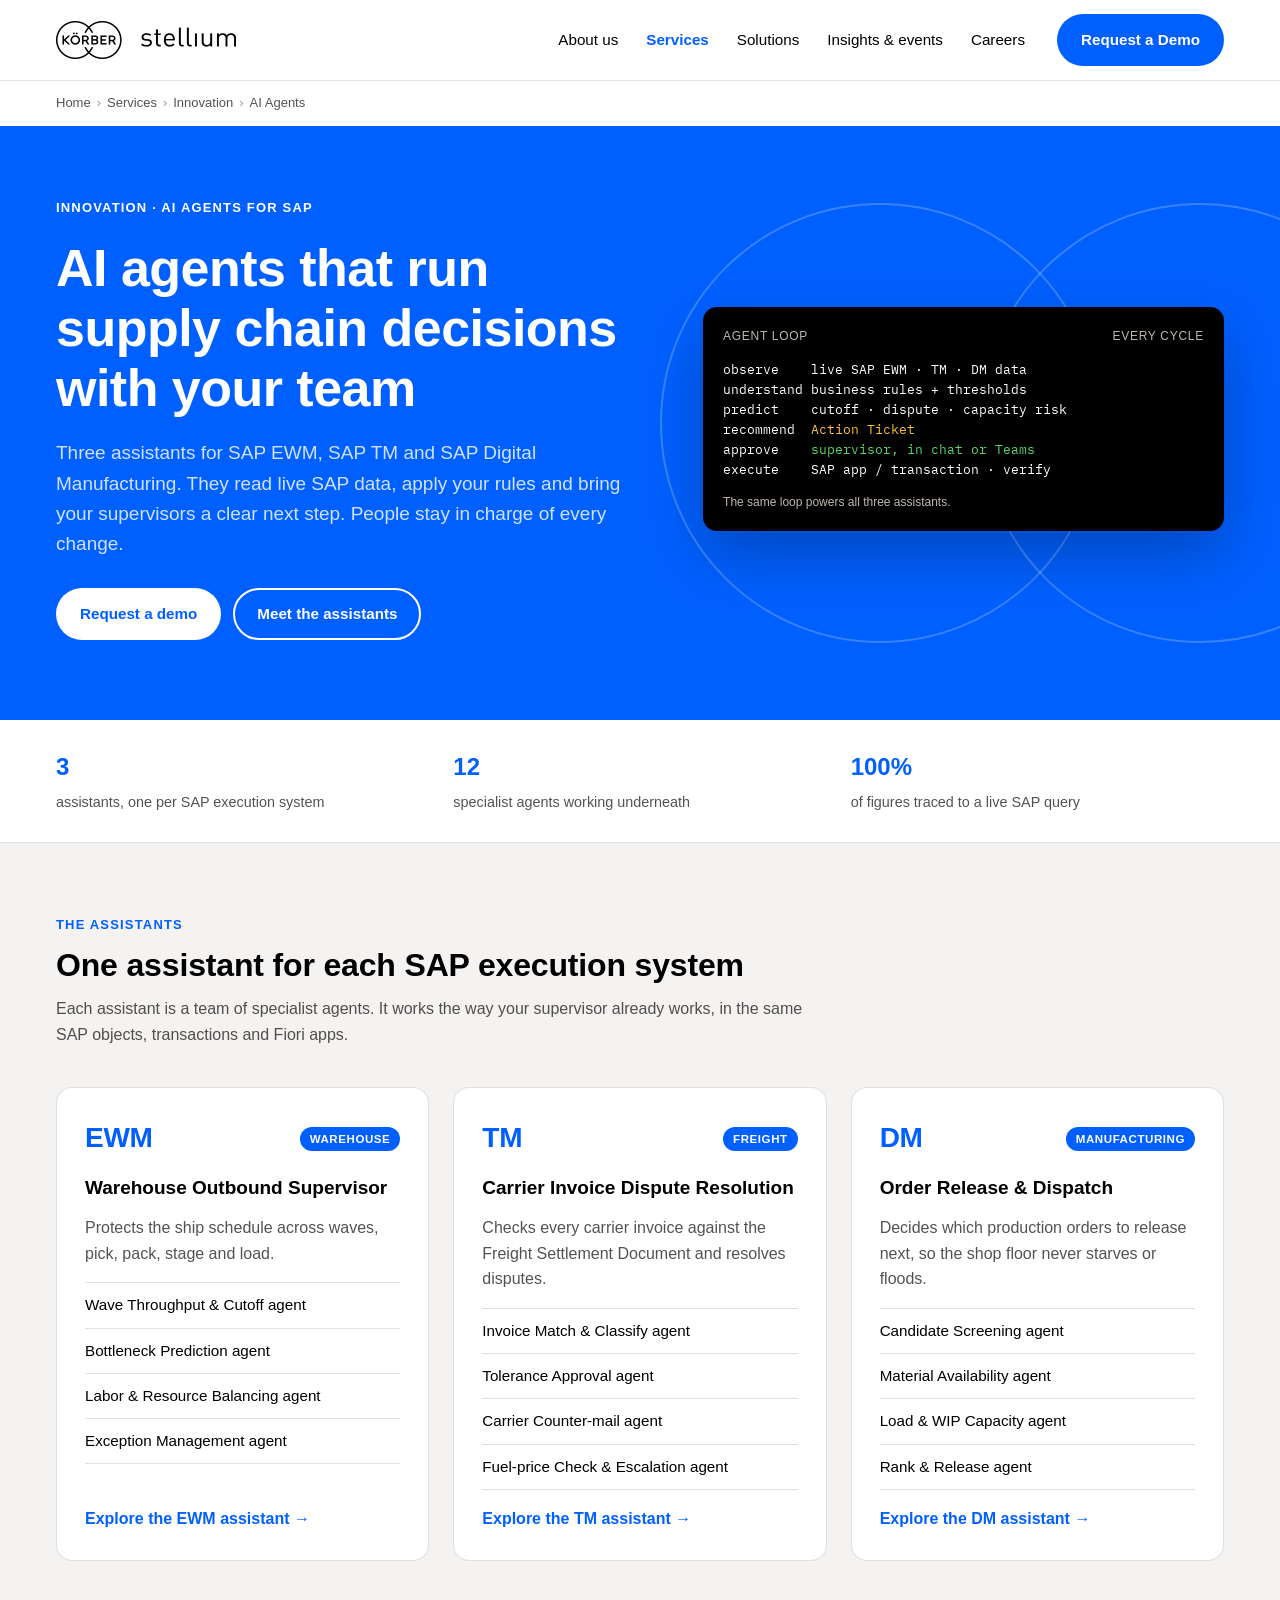
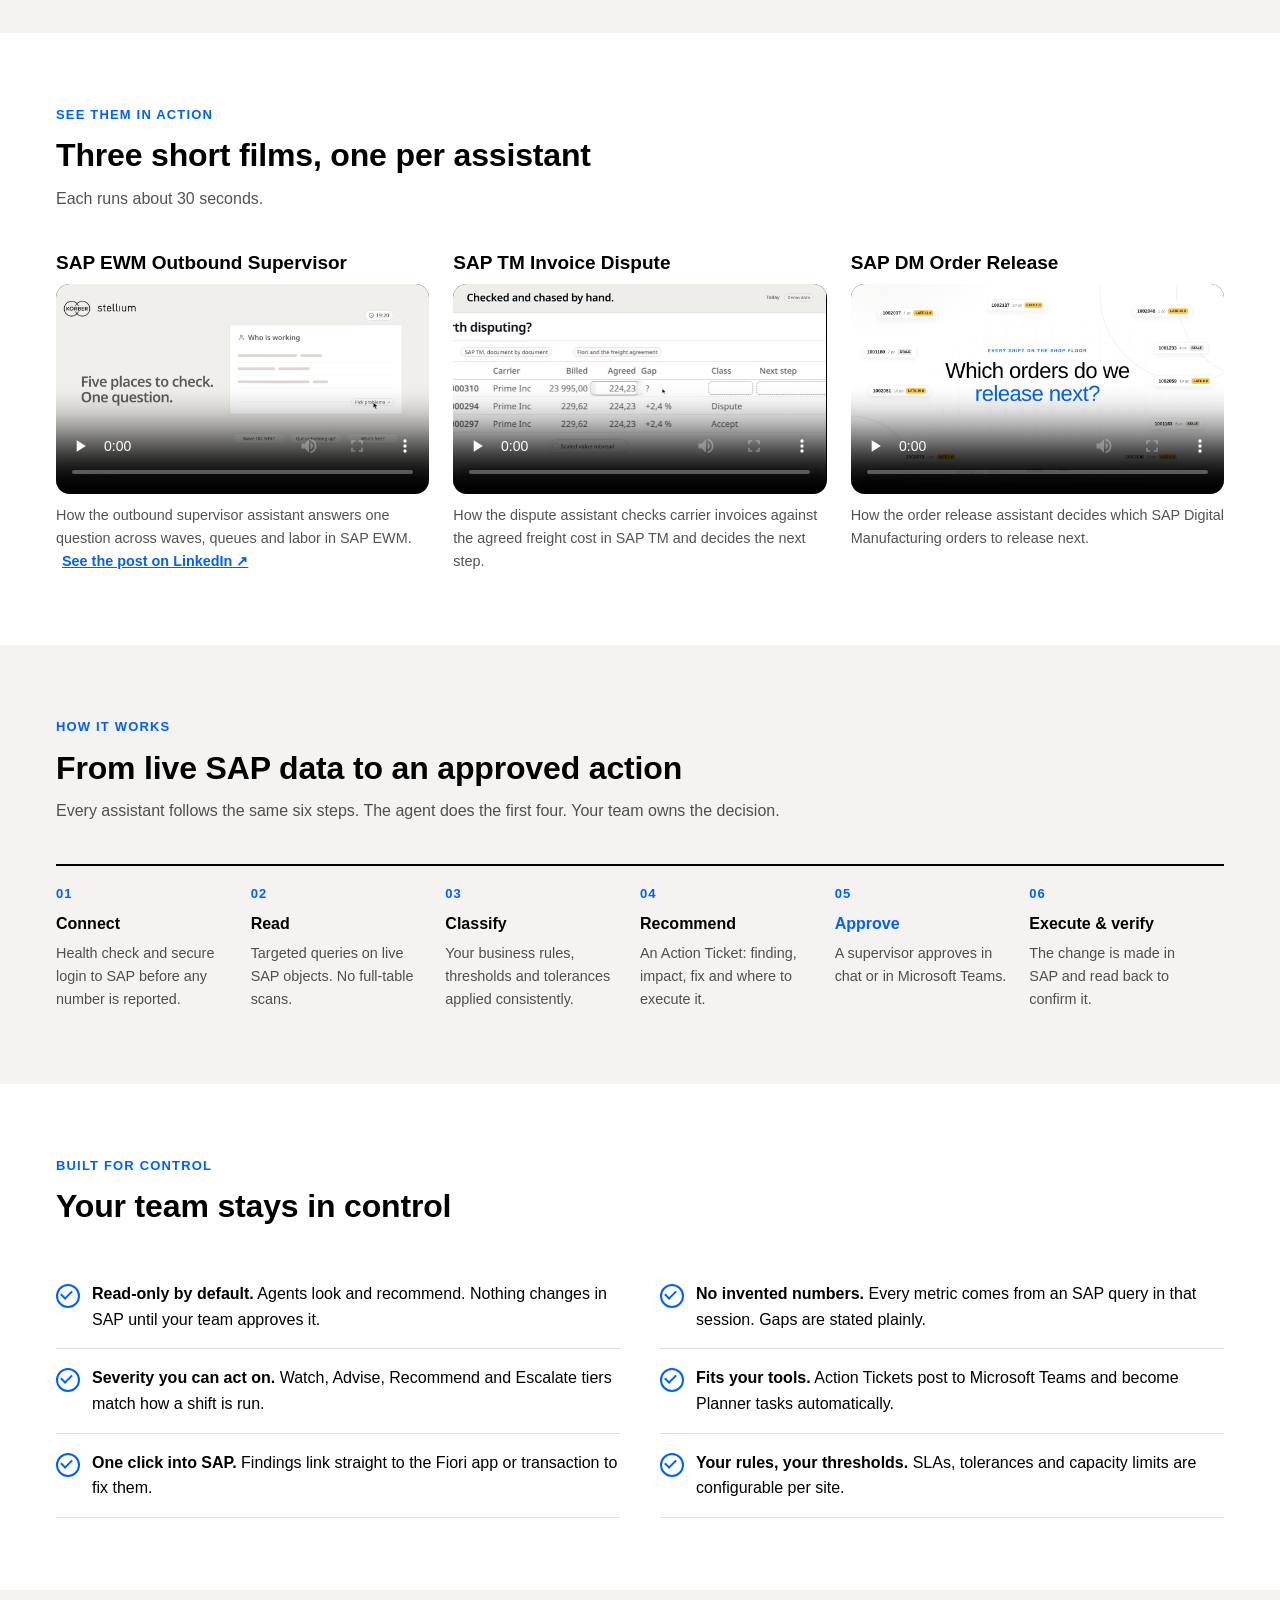
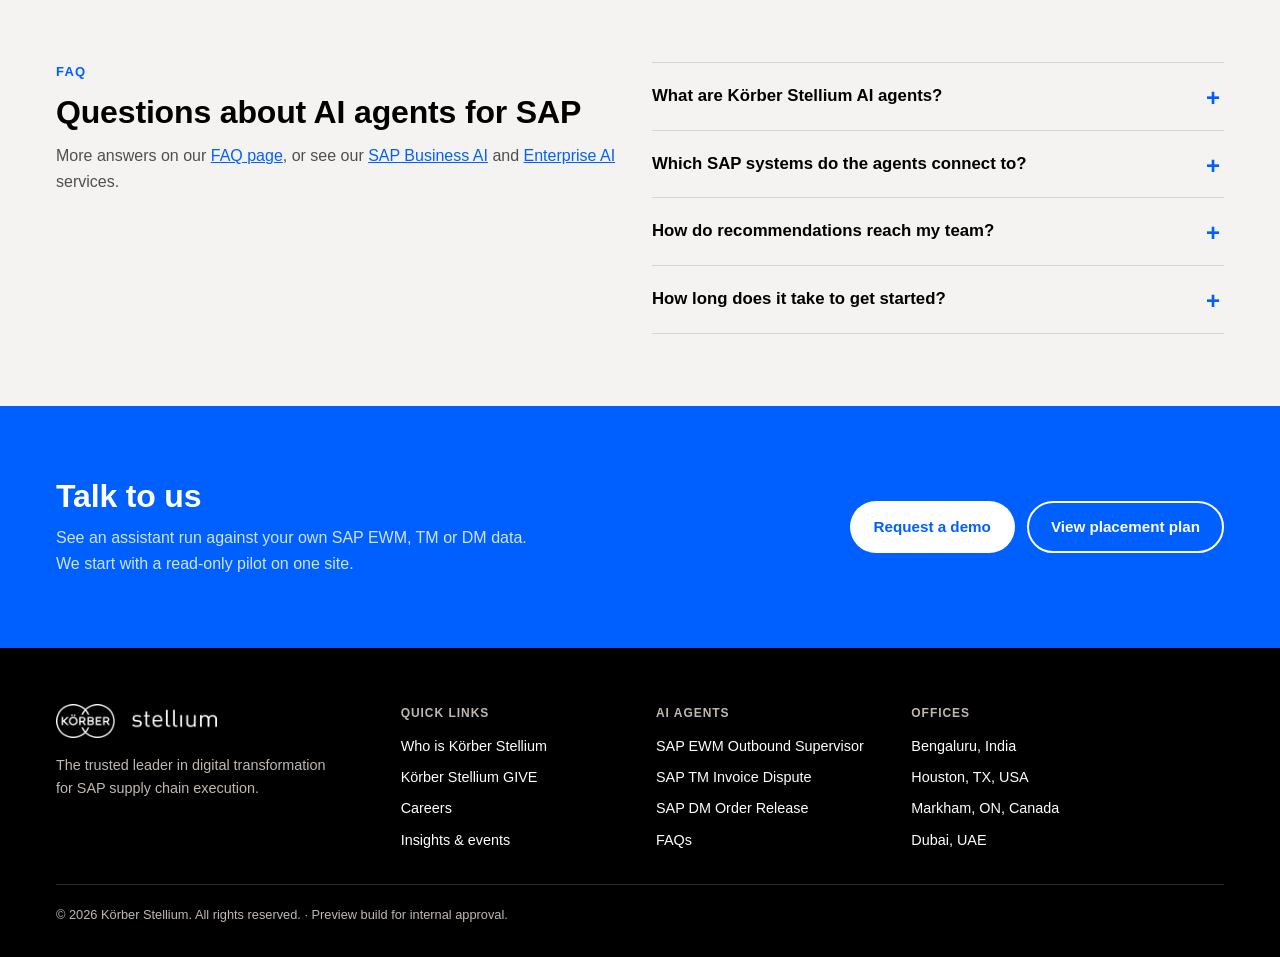
<file: index.html>
<!doctype html>
<html lang="en">

<head>
    <meta charset="utf-8">
    <meta name="viewport" content="width=device-width, initial-scale=1, viewport-fit=cover">
    <title>AI Agents for SAP EWM, TM &amp; DM | Körber Stellium</title>
    <meta name="claude:viewport-fit-sides" content="cover">
    <meta name="description"
        content="AI agents for SAP EWM outbound supervision, SAP TM freight invoice disputes and SAP DM order release. Live SAP data, clear recommendations, human approval.">
    <meta name="keywords"
        content="SAP AI agents, SAP EWM AI, SAP TM invoice dispute automation, SAP Digital Manufacturing order release, supply chain AI agents">
    <meta name="robots" content="noindex, nofollow">
    <!-- preview only: switch to "index, follow" on koerber-stellium.com -->
    <link rel="canonical" href="https://koerber-stellium.com/our-services/innovation/ai-agents/">
    <meta property="og:type" content="website">
    <meta property="og:site_name" content="Körber Stellium">
    <meta property="og:title" content="AI Agents for SAP EWM, TM &amp; DM | Körber Stellium">
    <meta property="og:description"
        content="AI agents for SAP EWM outbound supervision, SAP TM freight invoice disputes and SAP DM order release. Live SAP data, clear recommendations, human approval.">
    <meta property="og:url" content="https://koerber-stellium.com/our-services/innovation/ai-agents/">
    <meta property="og:image"
        content="https://koerber-stellium.com/wp-content/uploads/ai-agents/ewm-outbound-supervisor.jpg">
    <meta property="og:image:width" content="1280">
    <meta property="og:image:height" content="720">
    <meta property="og:image:alt" content="AI Agents for SAP EWM, TM &amp; DM | Körber Stellium">
    <meta name="twitter:card" content="summary_large_image">
    <meta name="twitter:image"
        content="https://koerber-stellium.com/wp-content/uploads/ai-agents/ewm-outbound-supervisor.jpg">
    <meta name="twitter:title" content="AI Agents for SAP EWM, TM &amp; DM | Körber Stellium">
    <meta name="twitter:description"
        content="AI agents for SAP EWM outbound supervision, SAP TM freight invoice disputes and SAP DM order release. Live SAP data, clear recommendations, human approval.">
    <link rel="preconnect" href="https://fonts.googleapis.com">
    <link rel="stylesheet" href="https://fonts.googleapis.com/css2?family=IBM+Plex+Mono:wght@400;600&display=swap">
    <link rel="stylesheet" href="styles.css">
    <script
        type="application/ld+json">{"@context": "https://schema.org", "@type": "BreadcrumbList", "itemListElement": [{"@type": "ListItem", "position": 1, "name": "Home", "item": "https://koerber-stellium.com/"}, {"@type": "ListItem", "position": 2, "name": "Services", "item": "https://koerber-stellium.com/our-services/"}, {"@type": "ListItem", "position": 3, "name": "Innovation", "item": "https://koerber-stellium.com/our-services/innovation/"}, {"@type": "ListItem", "position": 4, "name": "AI Agents", "item": "https://koerber-stellium.com/our-services/innovation/ai-agents/"}]}</script>
    <script
        type="application/ld+json">{"@context": "https://schema.org", "@type": "FAQPage", "mainEntity": [{"@type": "Question", "name": "What are Körber Stellium AI agents?", "acceptedAnswer": {"@type": "Answer", "text": "They are AI assistants that work inside your SAP execution systems. Each one reads live data from SAP EWM, SAP TM or SAP Digital Manufacturing, applies your business rules, and hands your team a ranked recommendation or a ready-to-approve action."}}, {"@type": "Question", "name": "Which SAP systems do the agents connect to?", "acceptedAnswer": {"@type": "Answer", "text": "SAP Extended Warehouse Management (EWM), SAP Transportation Management (TM) and SAP Digital Manufacturing (DM), on S/4HANA and SAP cloud tenants, through the Körber Stellium SAP Connector and SAP DM APIs."}}, {"@type": "Question", "name": "How do recommendations reach my team?", "acceptedAnswer": {"@type": "Answer", "text": "As Action Tickets with the finding, the impact, the recommended step and the SAP transaction or Fiori app to use. Tickets can be posted to a Microsoft Teams channel, where a flow creates Planner tasks automatically."}}, {"@type": "Question", "name": "How long does it take to get started?", "acceptedAnswer": {"@type": "Answer", "text": "A typical pilot starts with one assistant, one site and read-only access. Talk to us about an assessment of your EWM, TM or DM landscape to scope it."}}]}</script>
    <script
        type="application/ld+json">{"@context": "https://schema.org", "@type": "ItemList", "name": "Körber Stellium AI agents for SAP", "itemListElement": [{"@type": "ListItem", "position": 1, "url": "https://koerber-stellium.com/our-services/innovation/ai-agents/sap-ewm-outbound-supervisor-agent/", "name": "SAP EWM Outbound Supervisor AI Agent"}, {"@type": "ListItem", "position": 2, "url": "https://koerber-stellium.com/our-services/innovation/ai-agents/sap-tm-freight-invoice-dispute-agent/", "name": "SAP TM Freight Invoice Dispute AI Agent"}, {"@type": "ListItem", "position": 3, "url": "https://koerber-stellium.com/our-services/innovation/ai-agents/sap-dm-order-release-agent/", "name": "SAP DM Order Release AI Agent"}]}</script>
</head>

<body>
    
    <header class="site">
        <div class="wrap">
            <a class="logo" href="index.html" aria-label="Körber Stellium home"><img src="logo-black.png"
                    alt="Körber Stellium" width="180" height="38"></a>
            <nav class="mainnav" aria-label="Main"><a href="https://koerber-stellium.com/who-is-korber-stellium/">About
                    us</a><a class="on" href="https://koerber-stellium.com/our-services/">Services</a><a
                    href="./our-solutions.html">Solutions</a><a
                    href="https://koerber-stellium.com/insights-events/">Insights &amp; events</a><a
                    href="https://koerber-stellium.com/careers-at-stellium/">Careers</a></nav>
            <a class="btn btn-blue" href="https://koerber-stellium.com/contact-us/">Request a Demo</a>
        </div>
    </header>
    <nav class="crumbs wrap" aria-label="Breadcrumb">
        <ol>
            <li><a href="https://koerber-stellium.com/">Home</a></li>
            <li><a href="https://koerber-stellium.com/our-services/">Services</a></li>
            <li><a href="https://koerber-stellium.com/our-services/innovation/">Innovation</a></li>
            <li><span aria-current=page>AI Agents</span></li>
        </ol>
    </nav>
    <main>
        <section class="hero">
            <div class="rings" aria-hidden="true"><i></i><i></i></div>
            <div class="wrap">
                <div class="copy">
                    <p class="eyebrow">Innovation · AI agents for SAP</p>
                    <h1>AI agents that run supply chain decisions with your team</h1>
                    <p class="lead">Three assistants for SAP EWM, SAP TM and SAP Digital Manufacturing. They read live
                        SAP data, apply your rules and bring your supervisors a clear next step. People stay in charge
                        of every change.</p>
                    <div class="ctas"><a class="btn btn-white" href="https://koerber-stellium.com/contact-us/">Request a
                            demo</a><a class="btn btn-ghost" href="#assistants">Meet the assistants</a></div>
                </div>
                <div class="console" role="img" aria-label="Example of an agent decision loop">
                    <div class="bar"><span>Agent loop</span><span>every cycle</span></div>
                    <pre>observe    live SAP EWM · TM · DM data
understand business rules + thresholds
predict    cutoff · dispute · capacity risk
recommend  <span class="k-rec">Action Ticket</span>
approve    <span class="k-ok">supervisor, in chat or Teams</span>
execute    SAP app / transaction · verify</pre>
                    <p class="note">The same loop powers all three assistants.</p>
                </div>
            </div>
        </section>

        <div class="facts">
            <div class="wrap">
                <div><b>3</b><span>assistants, one per SAP execution system</span></div>
                <div><b>12</b><span>specialist agents working underneath</span></div>
                <div><b>100%</b><span>of figures traced to a live SAP query</span></div>
            </div>
        </div>

        <section id="assistants" class="cream">
            <div class="wrap">
                <div class="sec-head">
                    <p class="eyebrow" style="color:var(--blue)">The assistants</p>
                    <h2>One assistant for each SAP execution system</h2>
                    <p>Each assistant is a team of specialist agents. It works the way your supervisor already works, in
                        the same SAP objects, transactions and Fiori apps.</p>
                </div>
                <div class="assistants">
                    <article class="acard">
                        <div class="sys"><strong>EWM</strong><span class="chip c-blue">Warehouse</span></div>
                        <h3>Warehouse Outbound Supervisor</h3>
                        <p class="role">Protects the ship schedule across waves, pick, pack, stage and load.</p>
                        <ul>
                            <li>Wave Throughput &amp; Cutoff agent</li>
                            <li>Bottleneck Prediction agent</li>
                            <li>Labor &amp; Resource Balancing agent</li>
                            <li>Exception Management agent</li>
                        </ul><a class="more" href="ewm-outbound-supervisor-agent.html">Explore the EWM assistant →</a>
                    </article>
                    <article class="acard">
                        <div class="sys"><strong>TM</strong><span class="chip c-blue">Freight</span></div>
                        <h3>Carrier Invoice Dispute Resolution</h3>
                        <p class="role">Checks every carrier invoice against the Freight Settlement Document and
                            resolves disputes.</p>
                        <ul>
                            <li>Invoice Match &amp; Classify agent</li>
                            <li>Tolerance Approval agent</li>
                            <li>Carrier Counter-mail agent</li>
                            <li>Fuel-price Check &amp; Escalation agent</li>
                        </ul><a class="more" href="tm-invoice-dispute-agent.html">Explore the TM assistant →</a>
                    </article>
                    <article class="acard">
                        <div class="sys"><strong>DM</strong><span class="chip c-blue">Manufacturing</span></div>
                        <h3>Order Release &amp; Dispatch</h3>
                        <p class="role">Decides which production orders to release next, so the shop floor never starves
                            or floods.</p>
                        <ul>
                            <li>Candidate Screening agent</li>
                            <li>Material Availability agent</li>
                            <li>Load &amp; WIP Capacity agent</li>
                            <li>Rank &amp; Release agent</li>
                        </ul><a class="more" href="dm-order-release-agent.html">Explore the DM assistant →</a>
                    </article>
                </div>
            </div>
        </section>

        <section>
            <div class="wrap">
                <div class="sec-head">
                    <p class="eyebrow" style="color:var(--blue)">See them in action</p>
                    <h2>Three short films, one per assistant</h2>
                    <p>Each runs about 30 seconds.</p>
                </div>
                <div class="vidgrid">
                    <div class="stack" style="gap:10px;min-width:0">
                        <h3>SAP EWM Outbound Supervisor</h3>
                        <figure class="vid"><video controls playsinline preload="none"
                                poster="media/ewm-outbound-supervisor.jpg"
                                aria-label="SAP EWM Outbound Supervisor AI Agent in action">
                                <source src="media/ewm-outbound-supervisor.mp4" type="video/mp4">
                            </video>
                            <figcaption>How the outbound supervisor assistant answers one question across waves, queues
                                and labor in SAP EWM. <a class="li"
                                    href="https://www.linkedin.com/posts/koerber-stellium_outbound-ai-sapewm-activity-7511827923889209345-TGrz"
                                    target="_blank" rel="noopener">See the post on LinkedIn ↗</a></figcaption>
                        </figure>
                    </div>
                    <div class="stack" style="gap:10px;min-width:0">
                        <h3>SAP TM Invoice Dispute</h3>
                        <figure class="vid"><video controls playsinline preload="none"
                                poster="media/tm-dispute-agent.jpg"
                                aria-label="SAP TM Carrier Invoice Dispute AI Agent in action">
                                <source src="media/tm-dispute-agent.mp4" type="video/mp4">
                            </video>
                            <figcaption>How the dispute assistant checks carrier invoices against the agreed freight
                                cost in SAP TM and decides the next step.</figcaption>
                        </figure>
                    </div>
                    <div class="stack" style="gap:10px;min-width:0">
                        <h3>SAP DM Order Release</h3>
                        <figure class="vid"><video controls playsinline preload="none"
                                poster="media/dm-order-release-agent.jpg"
                                aria-label="SAP DM Order Release AI Agent in action">
                                <source src="media/dm-order-release-agent.mp4" type="video/mp4">
                            </video>
                            <figcaption>How the order release assistant decides which SAP Digital Manufacturing orders
                                to release next.</figcaption>
                        </figure>
                    </div>
                </div>
            </div>
        </section>
        <section class="cream">
            <div class="wrap">
                <div class="sec-head">
                    <p class="eyebrow" style="color:var(--blue)">How it works</p>
                    <h2>From live SAP data to an approved action</h2>
                    <p>Every assistant follows the same six steps. The agent does the first four. Your team owns the
                        decision.</p>
                </div>
                <ol class="steps">
                    <li><b>Connect</b><span>Health check and secure login to SAP before any number is reported.</span>
                    </li>
                    <li><b>Read</b><span>Targeted queries on live SAP objects. No full-table scans.</span></li>
                    <li><b>Classify</b><span>Your business rules, thresholds and tolerances applied consistently.</span>
                    </li>
                    <li><b>Recommend</b><span>An Action Ticket: finding, impact, fix and where to execute it.</span>
                    </li>
                    <li class="human"><b>Approve</b><span>A supervisor approves in chat or in Microsoft Teams.</span>
                    </li>
                    <li><b>Execute &amp; verify</b><span>The change is made in SAP and read back to confirm it.</span>
                    </li>
                </ol>
            </div>
        </section>

        <section>
            <div class="wrap">
                <div class="sec-head">
                    <p class="eyebrow" style="color:var(--blue)">Built for control</p>
                    <h2>Your team stays in control</h2>
                </div>
                <ul class="guards">
                    <li><b>Read-only by default.</b> Agents look and recommend. Nothing changes in SAP until your team
                        approves it.</li>
                    <li><b>No invented numbers.</b> Every metric comes from an SAP query in that session. Gaps are
                        stated plainly.</li>
                    <li><b>Severity you can act on.</b> Watch, Advise, Recommend and Escalate tiers match how a shift is
                        run.</li>
                    <li><b>Fits your tools.</b> Action Tickets post to Microsoft Teams and become Planner tasks
                        automatically.</li>
                    <li><b>One click into SAP.</b> Findings link straight to the Fiori app or transaction to fix them.
                    </li>
                    <li><b>Your rules, your thresholds.</b> SLAs, tolerances and capacity limits are configurable per
                        site.</li>
                </ul>
            </div>
        </section>

        <section class="cream">
            <div class="wrap grid2" style="align-items:start">
                <div class="sec-head" style="margin:0">
                    <p class="eyebrow" style="color:var(--blue)">FAQ</p>
                    <h2>Questions about AI agents for SAP</h2>
                    <p>More answers on our <a href="https://koerber-stellium.com/faq/">FAQ page</a>, or see our <a
                            href="https://koerber-stellium.com/our-services/sap-services/sap-business-ai/">SAP Business
                            AI</a> and <a
                            href="https://koerber-stellium.com/our-services/innovation/enterprise-ai/">Enterprise AI</a>
                        services.</p>
                </div>
                <div class="faq">
                    <details>
                        <summary>What are Körber Stellium AI agents?</summary>
                        <p>They are AI assistants that work inside your SAP execution systems. Each one reads live data
                            from SAP EWM, SAP TM or SAP Digital Manufacturing, applies your business rules, and hands
                            your team a ranked recommendation or a ready-to-approve action.</p>
                    </details>
                    <details>
                        <summary>Which SAP systems do the agents connect to?</summary>
                        <p>SAP Extended Warehouse Management (EWM), SAP Transportation Management (TM) and SAP Digital
                            Manufacturing (DM), on S/4HANA and SAP cloud tenants, through the Körber Stellium SAP
                            Connector and SAP DM APIs.</p>
                    </details>
                    <details>
                        <summary>How do recommendations reach my team?</summary>
                        <p>As Action Tickets with the finding, the impact, the recommended step and the SAP transaction
                            or Fiori app to use. Tickets can be posted to a Microsoft Teams channel, where a flow
                            creates Planner tasks automatically.</p>
                    </details>
                    <details>
                        <summary>How long does it take to get started?</summary>
                        <p>A typical pilot starts with one assistant, one site and read-only access. Talk to us about an
                            assessment of your EWM, TM or DM landscape to scope it.</p>
                    </details>
                </div>
            </div>
        </section>
    </main>
    <section class="talk">
        <div class="wrap">
            <div>
                <h2>Talk to us</h2>
                <p>See an assistant run against your own SAP EWM, TM or DM data. We start with a read-only pilot on one
                    site.</p>
            </div>
            <div style="display:flex;gap:12px;flex-wrap:wrap"><a class="btn btn-white"
                    href="https://koerber-stellium.com/contact-us/">Request a demo</a><a class="btn btn-ghost"
                    href="placement-plan.html">View placement plan</a></div>
        </div>
    </section>
    <footer>
        <div class="wrap">
            <div class="stack"><a class="logo" href="index.html"><img src="logo-white.png" alt="Körber Stellium"
                        width="160" height="34"></a>
                <p style="color:var(--pebble);max-width:34ch">The trusted leader in digital transformation for SAP
                    supply chain execution.</p>
            </div>
            <div>
                <h4>Quick links</h4>
                <ul>
                    <li><a href="https://koerber-stellium.com/who-is-korber-stellium/">Who is Körber Stellium</a></li>
                    <li><a href="https://koerber-stellium.com/stellium-give/">Körber Stellium GIVE</a></li>
                    <li><a href="https://koerber-stellium.com/careers-at-stellium/">Careers</a></li>
                    <li><a href="https://koerber-stellium.com/insights-events/">Insights &amp; events</a></li>
                </ul>
            </div>
            <div>
                <h4>AI agents</h4>
                <ul>
                    <li><a href="ewm-outbound-supervisor-agent.html">SAP EWM Outbound Supervisor</a></li>
                    <li><a href="tm-invoice-dispute-agent.html">SAP TM Invoice Dispute</a></li>
                    <li><a href="dm-order-release-agent.html">SAP DM Order Release</a></li>
                    <li><a href="https://koerber-stellium.com/faq/">FAQs</a></li>
                </ul>
            </div>
            <div>
                <h4>Offices</h4>
                <ul>
                    <li>Bengaluru, India</li>
                    <li>Houston, TX, USA</li>
                    <li>Markham, ON, Canada</li>
                    <li>Dubai, UAE</li>
                </ul>
            </div>
            <p class="legal">© 2026 Körber Stellium. All rights reserved. · Preview build for internal approval.</p>
        </div>
    </footer>
</body>

</html>
</file>
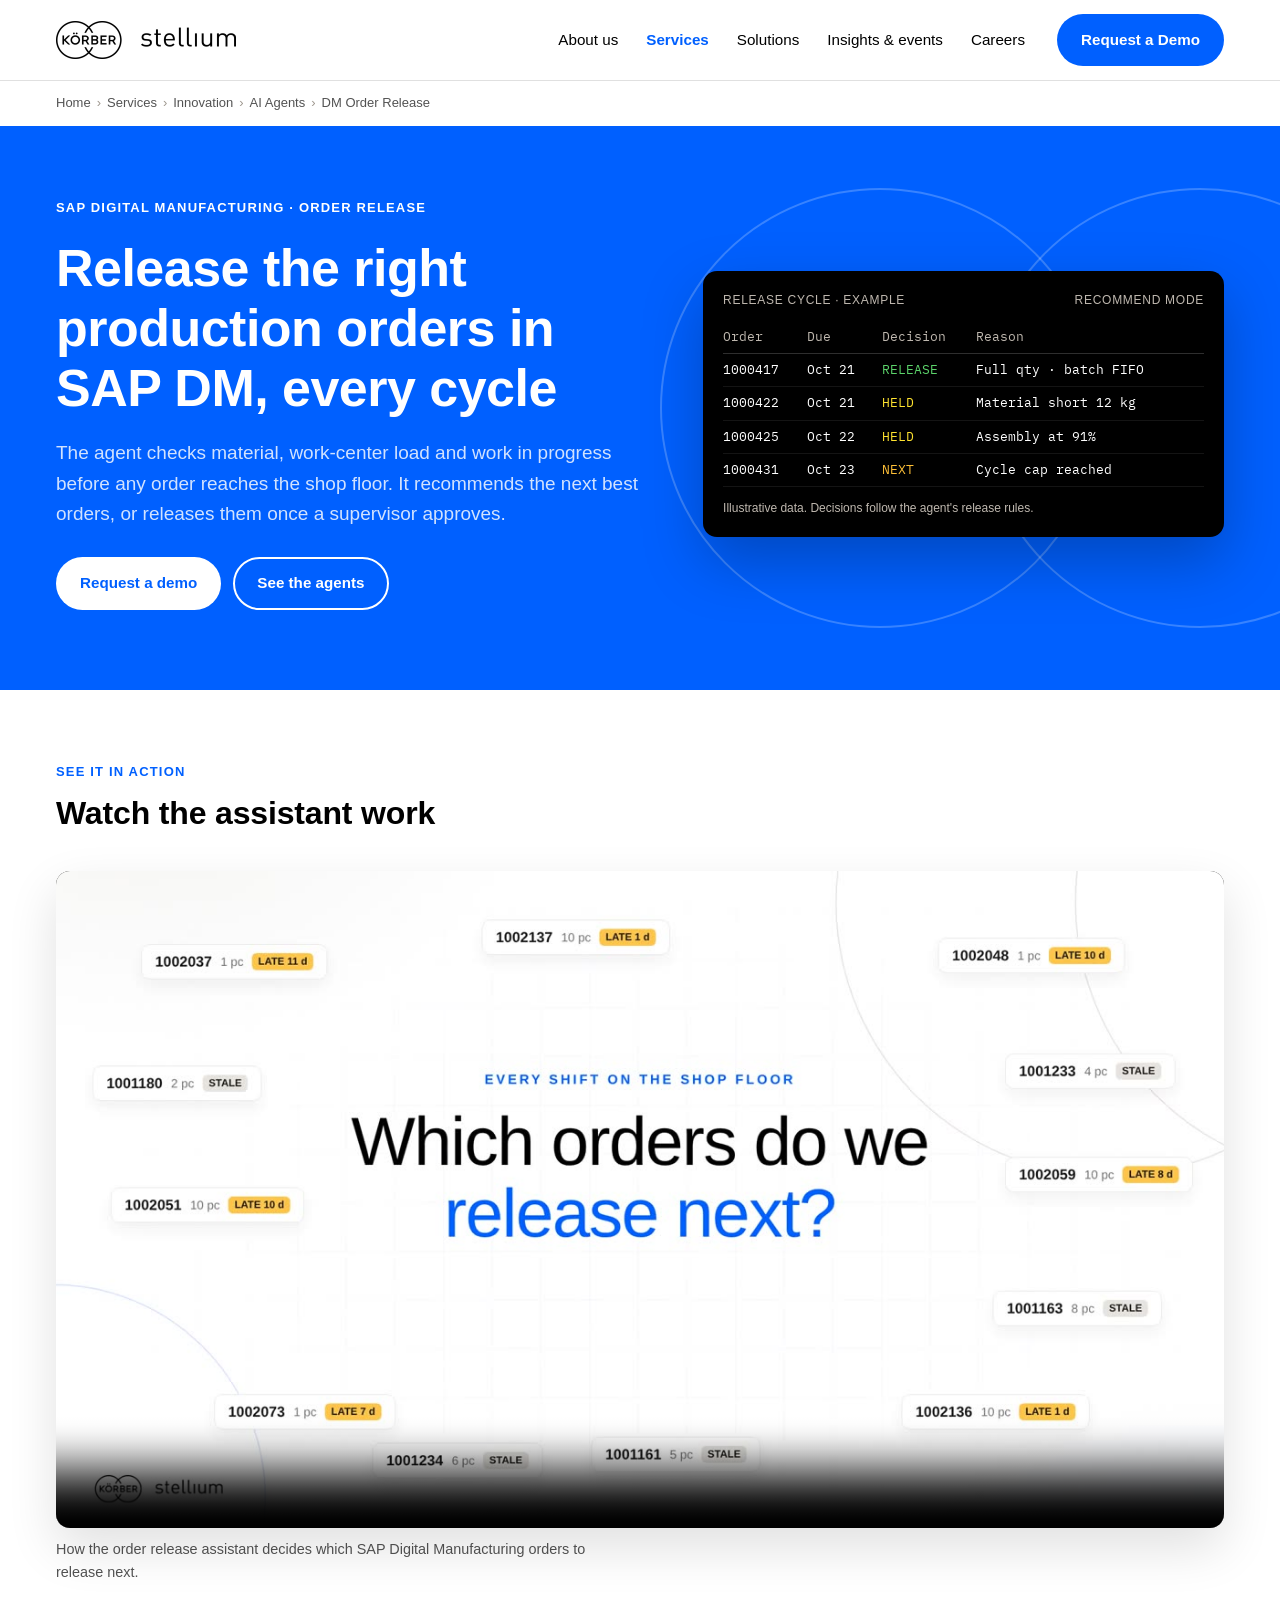
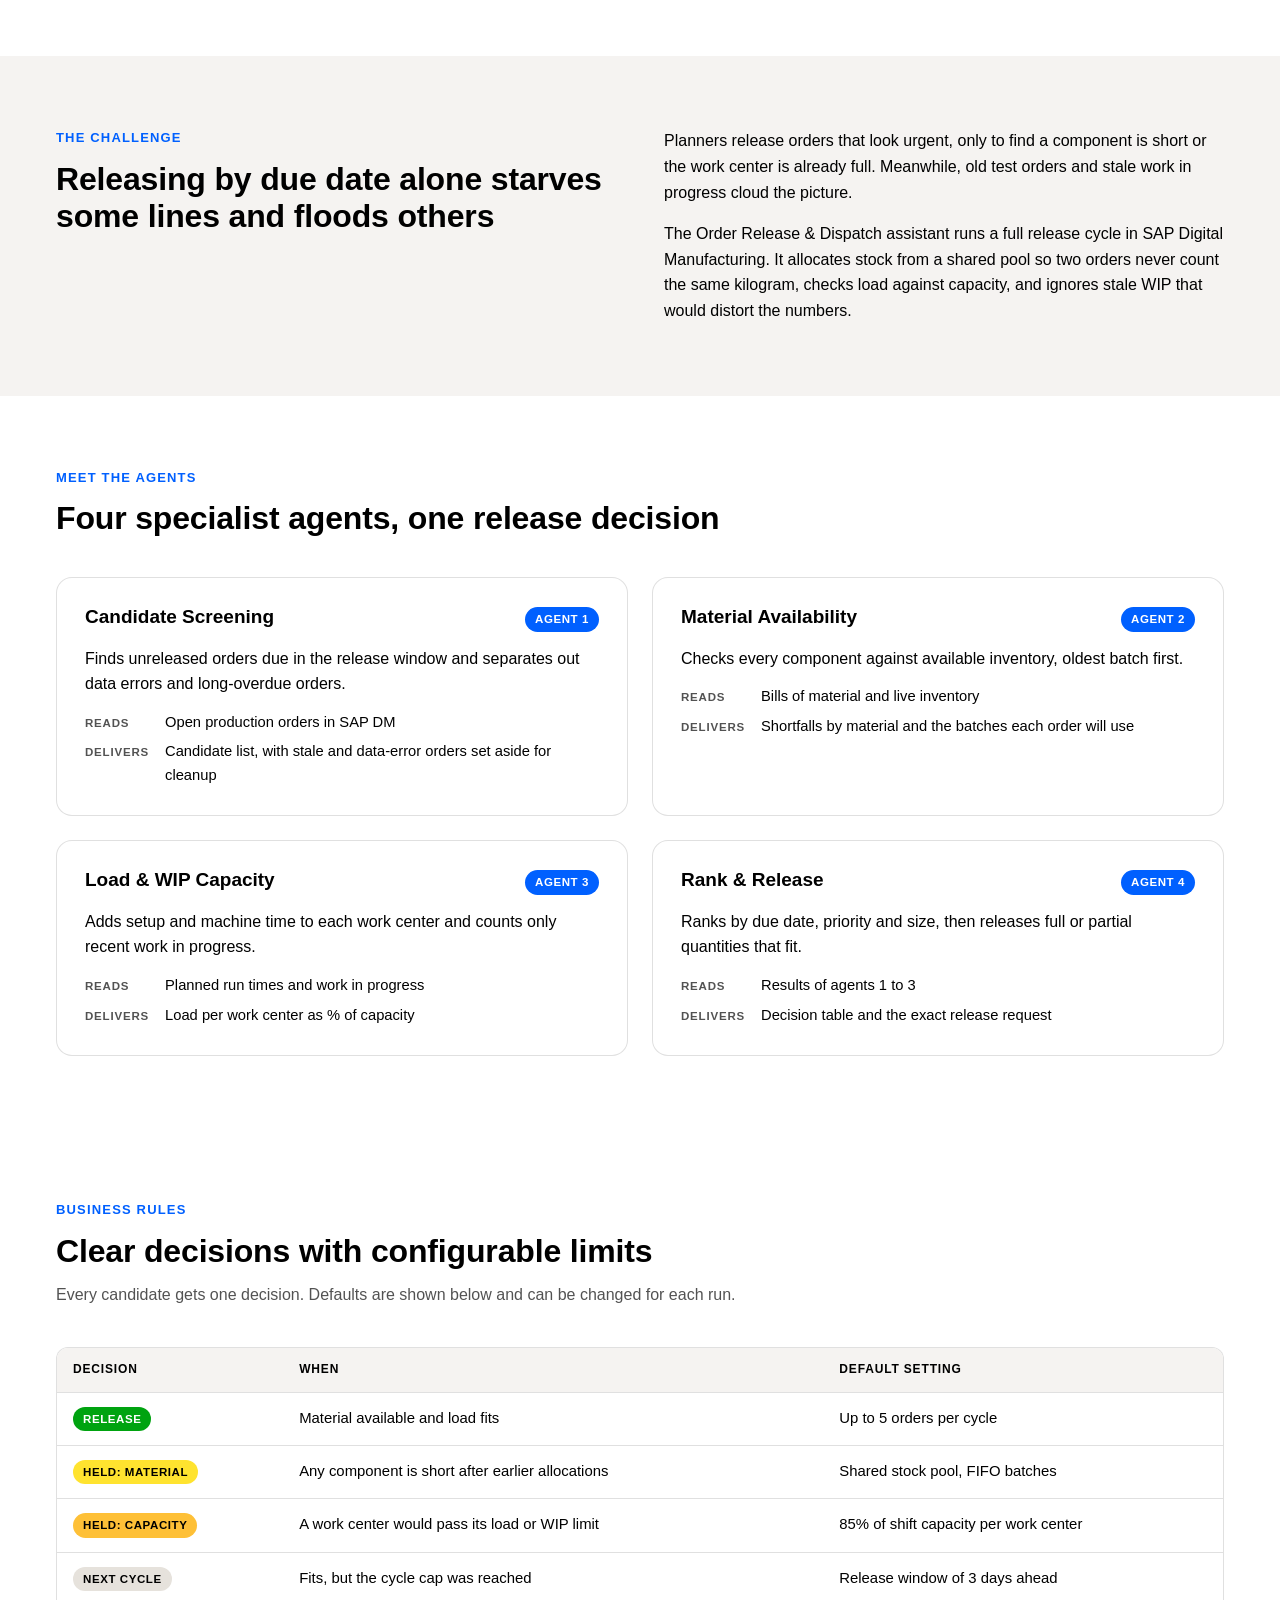
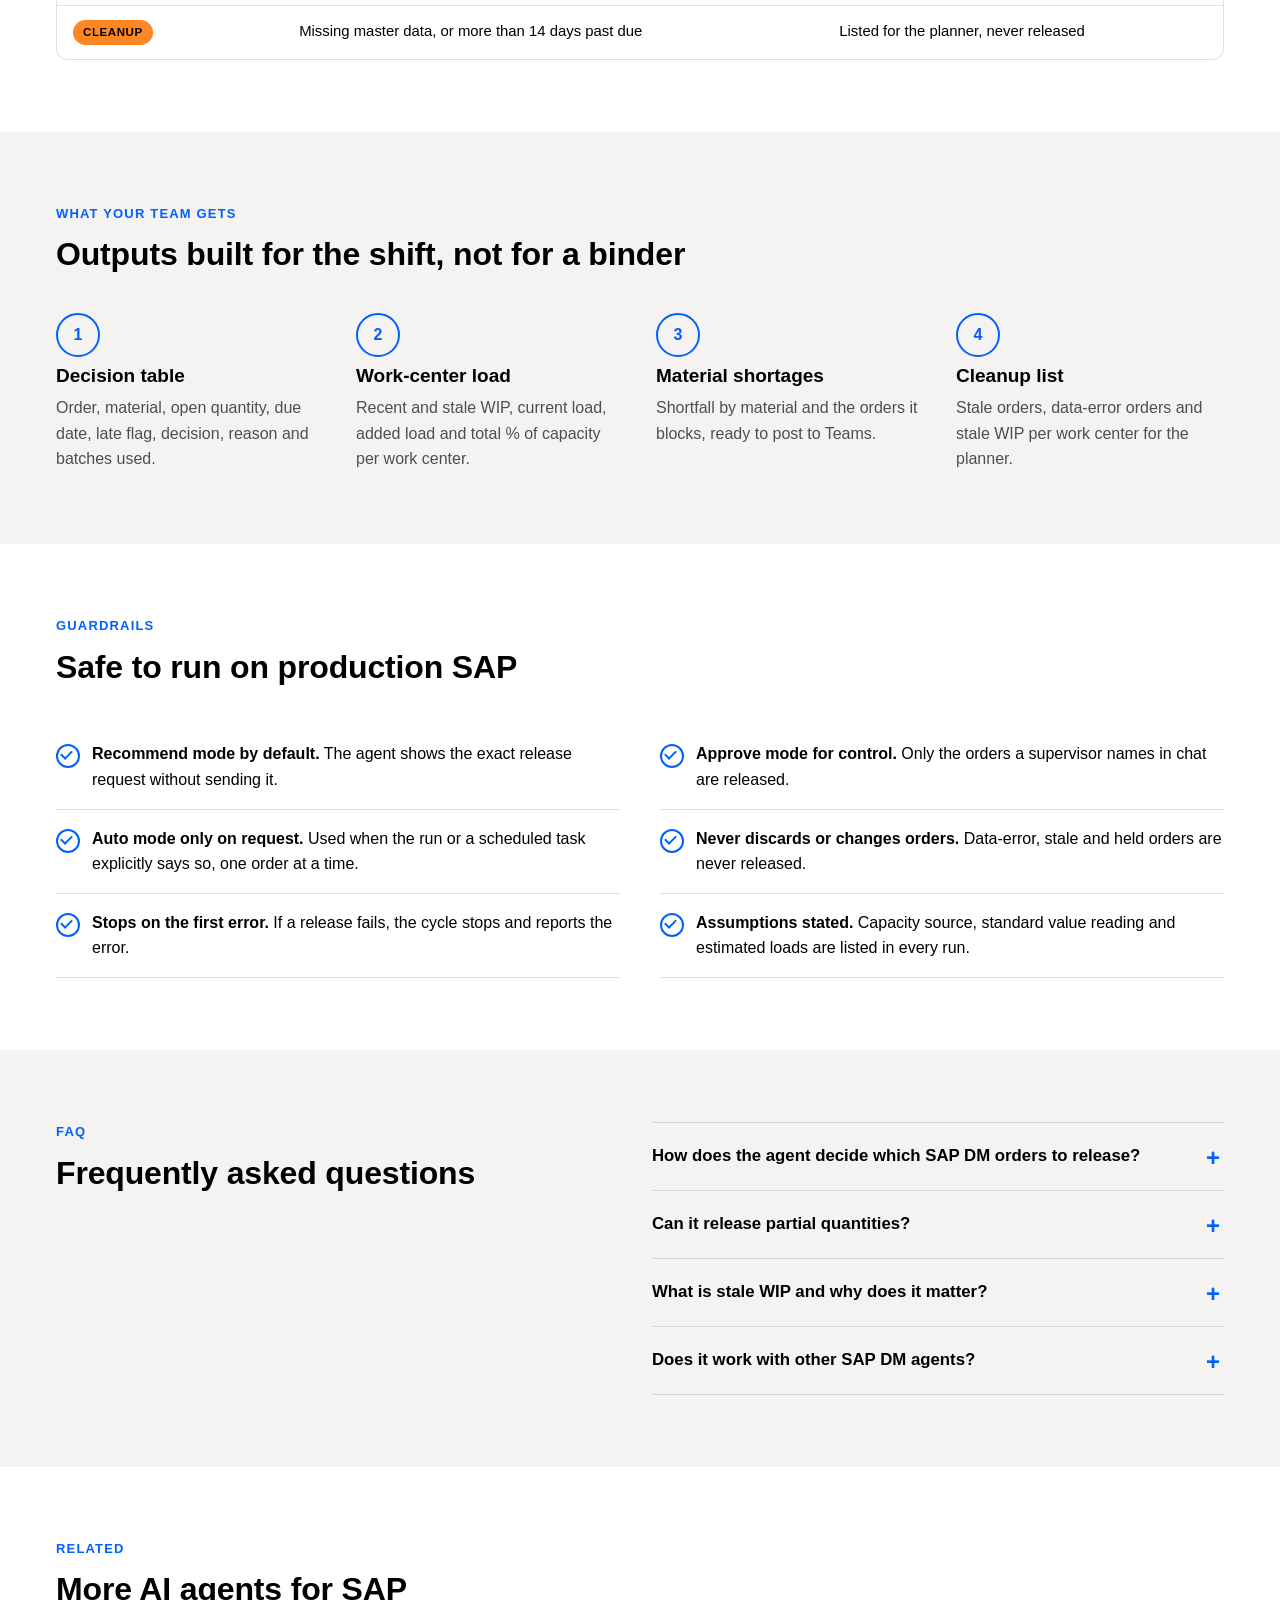
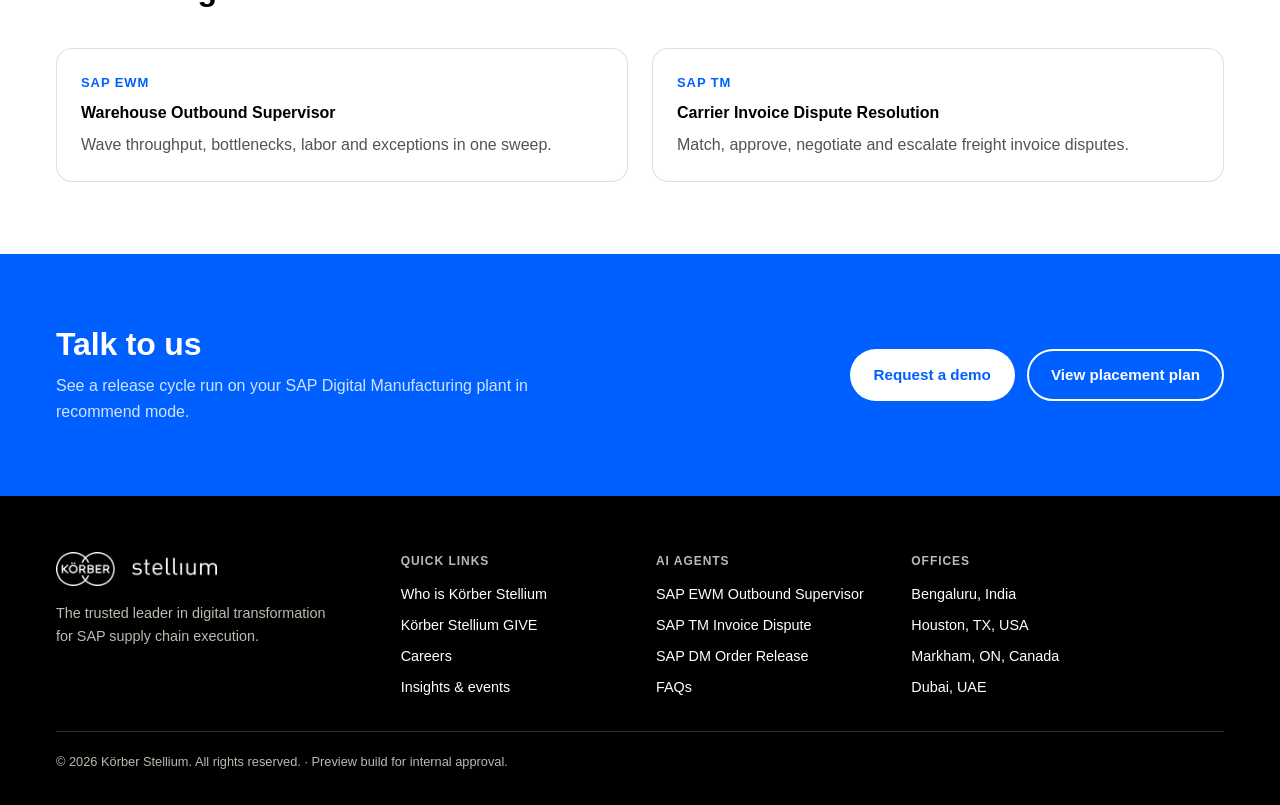
<file: dm-order-release-agent.html>
<!doctype html>
<html lang="en">

<head>
    <meta charset="utf-8">
    <meta name="viewport" content="width=device-width, initial-scale=1, viewport-fit=cover">
    <title>SAP DM Order Release AI Agent | Körber Stellium</title>
    <meta name="claude:viewport-fit-sides" content="cover">
    <meta name="description"
        content="AI agent for SAP Digital Manufacturing: checks material, load and WIP, then recommends or releases the next best production orders.">
    <meta name="keywords"
        content="SAP Digital Manufacturing order release, SAP DM AI agent, production order dispatch, MES order release automation, WIP capacity check">
    <meta name="robots" content="noindex, nofollow">
    <!-- preview only: switch to "index, follow" on koerber-stellium.com -->
    <link rel="canonical"
        href="https://koerber-stellium.com/our-services/innovation/ai-agents/sap-dm-order-release-agent/">
    <meta property="og:type" content="website">
    <meta property="og:site_name" content="Körber Stellium">
    <meta property="og:title" content="SAP DM Order Release AI Agent | Körber Stellium">
    <meta property="og:description"
        content="AI agent for SAP Digital Manufacturing: checks material, load and WIP, then recommends or releases the next best production orders.">
    <meta property="og:url"
        content="https://koerber-stellium.com/our-services/innovation/ai-agents/sap-dm-order-release-agent/">
    <meta property="og:image"
        content="https://koerber-stellium.com/wp-content/uploads/ai-agents/dm-order-release-agent.jpg">
    <meta property="og:image:width" content="1280">
    <meta property="og:image:height" content="720">
    <meta property="og:image:alt" content="SAP DM Order Release AI Agent | Körber Stellium">
    <meta name="twitter:card" content="summary_large_image">
    <meta name="twitter:image"
        content="https://koerber-stellium.com/wp-content/uploads/ai-agents/dm-order-release-agent.jpg">
    <meta name="twitter:title" content="SAP DM Order Release AI Agent | Körber Stellium">
    <meta name="twitter:description"
        content="AI agent for SAP Digital Manufacturing: checks material, load and WIP, then recommends or releases the next best production orders.">
    <link rel="preconnect" href="https://fonts.googleapis.com">
    <link rel="stylesheet" href="https://fonts.googleapis.com/css2?family=IBM+Plex+Mono:wght@400;600&display=swap">
    <link rel="stylesheet" href="styles.css">
    <script
        type="application/ld+json">{"@context": "https://schema.org", "@type": "BreadcrumbList", "itemListElement": [{"@type": "ListItem", "position": 1, "name": "Home", "item": "https://koerber-stellium.com/"}, {"@type": "ListItem", "position": 2, "name": "Services", "item": "https://koerber-stellium.com/our-services/"}, {"@type": "ListItem", "position": 3, "name": "Innovation", "item": "https://koerber-stellium.com/our-services/innovation/"}, {"@type": "ListItem", "position": 4, "name": "AI Agents", "item": "https://koerber-stellium.com/our-services/innovation/ai-agents/"}, {"@type": "ListItem", "position": 5, "name": "DM Order Release", "item": "https://koerber-stellium.com/our-services/innovation/ai-agents/sap-dm-order-release-agent/"}]}</script>
    <script
        type="application/ld+json">{"@context": "https://schema.org", "@type": "FAQPage", "mainEntity": [{"@type": "Question", "name": "How does the agent decide which SAP DM orders to release?", "acceptedAnswer": {"@type": "Answer", "text": "It screens orders due in the release window, checks material availability and work-center load, ranks them by due date, priority and open quantity, and releases those that fit within the limits."}}, {"@type": "Question", "name": "Can it release partial quantities?", "acceptedAnswer": {"@type": "Answer", "text": "Yes. If the full quantity would exceed a work-center limit, it tries a partial quantity that fits before holding the order."}}, {"@type": "Question", "name": "What is stale WIP and why does it matter?", "acceptedAnswer": {"@type": "Answer", "text": "Work in progress with no activity for more than 48 hours. The agent counts them separately so old, open jobs do not block new releases."}}, {"@type": "Question", "name": "Does it work with other SAP DM agents?", "acceptedAnswer": {"@type": "Answer", "text": "Yes. It works alongside the DM Supervisor agent for shop-floor monitoring and the Breakdown Recovery agent, which plans recovery when a machine goes down."}}]}</script>
    <script
        type="application/ld+json">{"@context": "https://schema.org", "@type": "VideoObject", "name": "SAP DM Order Release AI Agent in action", "description": "How the order release assistant decides which SAP Digital Manufacturing orders to release next.", "thumbnailUrl": "https://koerber-stellium.com/wp-content/uploads/ai-agents/dm-order-release-agent.jpg", "contentUrl": "https://koerber-stellium.com/wp-content/uploads/ai-agents/dm-order-release-agent.mp4", "uploadDate": "2026-10-21", "duration": "PT30S", "publisher": {"@type": "Organization", "name": "Körber Stellium"}}</script>
    <script
        type="application/ld+json">{"@context": "https://schema.org", "@type": "SoftwareApplication", "name": "Körber Stellium SAP DM Order Release AI Agent", "applicationCategory": "BusinessApplication", "operatingSystem": "SAP S/4HANA, SAP BTP", "description": "AI agent that checks material, load and WIP in SAP Digital Manufacturing and recommends or releases production orders.", "url": "https://koerber-stellium.com/our-services/innovation/ai-agents/sap-dm-order-release-agent/", "provider": {"@type": "Organization", "name": "Körber Stellium", "url": "https://koerber-stellium.com/"}}</script>
</head>

<body>
  
    <header class="site">
        <div class="wrap">
            <a class="logo" href="index.html" aria-label="Körber Stellium home"><img src="logo-black.png"
                    alt="Körber Stellium" width="180" height="38"></a>
            <nav class="mainnav" aria-label="Main"><a href="https://koerber-stellium.com/who-is-korber-stellium/">About
                    us</a><a class="on" href="https://koerber-stellium.com/our-services/">Services</a><a
                    href="./our-solutions.html">Solutions</a><a
                    href="https://koerber-stellium.com/insights-events/">Insights &amp; events</a><a
                    href="https://koerber-stellium.com/careers-at-stellium/">Careers</a></nav>
            <a class="btn btn-blue" href="https://koerber-stellium.com/contact-us/">Request a Demo</a>
        </div>
    </header>
    <nav class="crumbs wrap" aria-label="Breadcrumb">
        <ol>
            <li><a href="https://koerber-stellium.com/">Home</a></li>
            <li><a href="https://koerber-stellium.com/our-services/">Services</a></li>
            <li><a href="https://koerber-stellium.com/our-services/innovation/">Innovation</a></li>
            <li><a href="index.html">AI Agents</a></li>
            <li><span aria-current=page>DM Order Release</span></li>
        </ol>
    </nav>
    <main>
        <section class="hero">
            <div class="rings" aria-hidden="true"><i></i><i></i></div>
            <div class="wrap">
                <div class="copy">
                    <p class="eyebrow">SAP Digital Manufacturing · Order release</p>
                    <h1>Release the right production orders in SAP DM, every cycle</h1>
                    <p class="lead">The agent checks material, work-center load and work in progress before any order
                        reaches the shop floor. It recommends the next best orders, or releases them once a supervisor
                        approves.</p>
                    <div class="ctas"><a class="btn btn-white" href="https://koerber-stellium.com/contact-us/">Request a
                            demo</a><a class="btn btn-ghost" href="#agents">See the agents</a></div>
                </div>
                <div class="console" role="img" aria-label="Example release cycle by the DM agent">
                    <div class="bar"><span>Release cycle · example</span><span>recommend mode</span></div>
                    <div class="scroll">
                        <table>
                            <thead>
                                <tr>
                                    <th>Order</th>
                                    <th>Due</th>
                                    <th>Decision</th>
                                    <th>Reason</th>
                                </tr>
                            </thead>
                            <tbody>
                                <tr>
                                    <td>1000417</td>
                                    <td>Oct 21</td>
                                    <td class="k-ok">RELEASE</td>
                                    <td>Full qty · batch FIFO</td>
                                </tr>
                                <tr>
                                    <td>1000422</td>
                                    <td>Oct 21</td>
                                    <td class="k-hold">HELD</td>
                                    <td>Material short 12 kg</td>
                                </tr>
                                <tr>
                                    <td>1000425</td>
                                    <td>Oct 22</td>
                                    <td class="k-hold">HELD</td>
                                    <td>Assembly at 91%</td>
                                </tr>
                                <tr>
                                    <td>1000431</td>
                                    <td>Oct 23</td>
                                    <td class="k-rec">NEXT</td>
                                    <td>Cycle cap reached</td>
                                </tr>
                            </tbody>
                        </table>
                    </div>
                    <p class="note">Illustrative data. Decisions follow the agent's release rules.</p>
                </div>
            </div>
        </section>
        <section class="vidsec">
            <div class="wrap">
                <div class="sec-head">
                    <p class="eyebrow" style="color:var(--blue)">See it in action</p>
                    <h2>Watch the assistant work</h2>
                </div>
                <figure class="vid"><video controls playsinline preload="metadata"
                        poster="media/dm-order-release-agent.jpg" aria-label="SAP DM Order Release AI Agent in action">
                        <source src="media/dm-order-release-agent.mp4" type="video/mp4">
                    </video>
                    <figcaption>How the order release assistant decides which SAP Digital Manufacturing orders to
                        release next.</figcaption>
                </figure>
            </div>
        </section>
        <section class="cream">
            <div class="wrap grid2" style="align-items:start;gap:48px">
                <div class="sec-head" style="margin:0">
                    <p class="eyebrow" style="color:var(--blue)">The challenge</p>
                    <h2>Releasing by due date alone starves some lines and floods others</h2>
                </div>
                <div class="stack measure">
                    <p>Planners release orders that look urgent, only to find a component is short or the work center is
                        already full. Meanwhile, old test orders and stale work in progress cloud the picture.</p>
                    <p>The Order Release & Dispatch assistant runs a full release cycle in SAP Digital Manufacturing. It
                        allocates stock from a shared pool so two orders never count the same kilogram, checks load
                        against capacity, and ignores stale WIP that would distort the numbers.</p>
                </div>
            </div>
        </section>
        <section id="agents">
            <div class="wrap">
                <div class="sec-head">
                    <p class="eyebrow" style="color:var(--blue)">Meet the agents</p>
                    <h2>Four specialist agents, one release decision</h2>
                </div>
                <div class="grid2">
                    <article class="agent">
                        <div class="top">
                            <h3>Candidate Screening</h3><span class="chip c-blue">Agent 1</span>
                        </div>
                        <p>Finds unreleased orders due in the release window and separates out data errors and
                            long-overdue orders.</p>
                        <dl>
                            <dt>Reads</dt>
                            <dd>Open production orders in SAP DM</dd>
                            <dt>Delivers</dt>
                            <dd>Candidate list, with stale and data-error orders set aside for cleanup</dd>
                        </dl>
                    </article>
                    <article class="agent">
                        <div class="top">
                            <h3>Material Availability</h3><span class="chip c-blue">Agent 2</span>
                        </div>
                        <p>Checks every component against available inventory, oldest batch first.</p>
                        <dl>
                            <dt>Reads</dt>
                            <dd>Bills of material and live inventory</dd>
                            <dt>Delivers</dt>
                            <dd>Shortfalls by material and the batches each order will use</dd>
                        </dl>
                    </article>
                    <article class="agent">
                        <div class="top">
                            <h3>Load &amp; WIP Capacity</h3><span class="chip c-blue">Agent 3</span>
                        </div>
                        <p>Adds setup and machine time to each work center and counts only recent work in progress.</p>
                        <dl>
                            <dt>Reads</dt>
                            <dd>Planned run times and work in progress</dd>
                            <dt>Delivers</dt>
                            <dd>Load per work center as % of capacity</dd>
                        </dl>
                    </article>
                    <article class="agent">
                        <div class="top">
                            <h3>Rank &amp; Release</h3><span class="chip c-blue">Agent 4</span>
                        </div>
                        <p>Ranks by due date, priority and size, then releases full or partial quantities that fit.</p>
                        <dl>
                            <dt>Reads</dt>
                            <dd>Results of agents 1 to 3</dd>
                            <dt>Delivers</dt>
                            <dd>Decision table and the exact release request</dd>
                        </dl>
                    </article>
                </div>
            </div>
        </section>
        <section>
            <div class="wrap">
                <div class="sec-head">
                    <p class="eyebrow" style="color:var(--blue)">Business rules</p>
                    <h2>Clear decisions with configurable limits</h2>
                    <p>Every candidate gets one decision. Defaults are shown below and can be changed for each run.</p>
                </div>
                <div class="tblwrap">
                    <table class="tbl">
                        <thead>
                            <tr>
                                <th>Decision</th>
                                <th>When</th>
                                <th>Default setting</th>
                            </tr>
                        </thead>
                        <tbody>
                            <tr>
                                <td><span class="chip c-ok">Release</span></td>
                                <td>Material available and load fits</td>
                                <td>Up to 5 orders per cycle</td>
                            </tr>
                            <tr>
                                <td><span class="chip c-advise">Held: material</span></td>
                                <td>Any component is short after earlier allocations</td>
                                <td>Shared stock pool, FIFO batches</td>
                            </tr>
                            <tr>
                                <td><span class="chip c-rec">Held: capacity</span></td>
                                <td>A work center would pass its load or WIP limit</td>
                                <td>85% of shift capacity per work center</td>
                            </tr>
                            <tr>
                                <td><span class="chip c-watch">Next cycle</span></td>
                                <td>Fits, but the cycle cap was reached</td>
                                <td>Release window of 3 days ahead</td>
                            </tr>
                            <tr>
                                <td><span class="chip c-esc">Cleanup</span></td>
                                <td>Missing master data, or more than 14 days past due</td>
                                <td>Listed for the planner, never released</td>
                            </tr>
                        </tbody>
                    </table>
                </div>
            </div>
        </section>
        <section class="cream">
            <div class="wrap">
                <div class="sec-head">
                    <p class="eyebrow" style="color:var(--blue)">What your team gets</p>
                    <h2>Outputs built for the shift, not for a binder</h2>
                </div>
                <div class="grid4">
                    <div class="feat">
                        <div class="ico" aria-hidden="true">1</div>
                        <h3>Decision table</h3>
                        <p>Order, material, open quantity, due date, late flag, decision, reason and batches used.</p>
                    </div>
                    <div class="feat">
                        <div class="ico" aria-hidden="true">2</div>
                        <h3>Work-center load</h3>
                        <p>Recent and stale WIP, current load, added load and total % of capacity per work center.</p>
                    </div>
                    <div class="feat">
                        <div class="ico" aria-hidden="true">3</div>
                        <h3>Material shortages</h3>
                        <p>Shortfall by material and the orders it blocks, ready to post to Teams.</p>
                    </div>
                    <div class="feat">
                        <div class="ico" aria-hidden="true">4</div>
                        <h3>Cleanup list</h3>
                        <p>Stale orders, data-error orders and stale WIP per work center for the planner.</p>
                    </div>
                </div>
            </div>
        </section>
        <section>
            <div class="wrap">
                <div class="sec-head">
                    <p class="eyebrow" style="color:var(--blue)">Guardrails</p>
                    <h2>Safe to run on production SAP</h2>
                </div>
                <ul class="guards">
                    <li><b>Recommend mode by default.</b> The agent shows the exact release request without sending it.
                    </li>
                    <li><b>Approve mode for control.</b> Only the orders a supervisor names in chat are released.</li>
                    <li><b>Auto mode only on request.</b> Used when the run or a scheduled task explicitly says so, one
                        order at a time.</li>
                    <li><b>Never discards or changes orders.</b> Data-error, stale and held orders are never released.
                    </li>
                    <li><b>Stops on the first error.</b> If a release fails, the cycle stops and reports the error.</li>
                    <li><b>Assumptions stated.</b> Capacity source, standard value reading and estimated loads are
                        listed in every run.</li>
                </ul>
            </div>
        </section>
        <section class="cream">
            <div class="wrap grid2" style="align-items:start">
                <div class="sec-head" style="margin:0">
                    <p class="eyebrow" style="color:var(--blue)">FAQ</p>
                    <h2>Frequently asked questions</h2>
                </div>
                <div class="faq">
                    <details>
                        <summary>How does the agent decide which SAP DM orders to release?</summary>
                        <p>It screens orders due in the release window, checks material availability and work-center
                            load, ranks them by due date, priority and open quantity, and releases those that fit within
                            the limits.</p>
                    </details>
                    <details>
                        <summary>Can it release partial quantities?</summary>
                        <p>Yes. If the full quantity would exceed a work-center limit, it tries a partial quantity that
                            fits before holding the order.</p>
                    </details>
                    <details>
                        <summary>What is stale WIP and why does it matter?</summary>
                        <p>Work in progress with no activity for more than 48 hours. The agent counts them separately so
                            old, open jobs do not block new releases.</p>
                    </details>
                    <details>
                        <summary>Does it work with other SAP DM agents?</summary>
                        <p>Yes. It works alongside the DM Supervisor agent for shop-floor monitoring and the Breakdown
                            Recovery agent, which plans recovery when a machine goes down.</p>
                    </details>
                </div>
            </div>
        </section>
        <section>
            <div class="wrap">
                <div class="sec-head">
                    <p class="eyebrow" style="color:var(--blue)">Related</p>
                    <h2>More AI agents for SAP</h2>
                </div>
                <div class="related"><a href="ewm-outbound-supervisor-agent.html"><span>SAP EWM</span><b>Warehouse
                            Outbound Supervisor</b>
                        <p style="color:var(--muted)">Wave throughput, bottlenecks, labor and exceptions in one sweep.
                        </p>
                    </a><a href="tm-invoice-dispute-agent.html"><span>SAP TM</span><b>Carrier Invoice Dispute
                            Resolution</b>
                        <p style="color:var(--muted)">Match, approve, negotiate and escalate freight invoice disputes.
                        </p>
                    </a></div>
            </div>
        </section>
    </main>
    <section class="talk">
        <div class="wrap">
            <div>
                <h2>Talk to us</h2>
                <p>See a release cycle run on your SAP Digital Manufacturing plant in recommend mode.</p>
            </div>
            <div style="display:flex;gap:12px;flex-wrap:wrap"><a class="btn btn-white"
                    href="https://koerber-stellium.com/contact-us/">Request a demo</a><a class="btn btn-ghost"
                    href="placement-plan.html">View placement plan</a></div>
        </div>
    </section>
    <footer>
        <div class="wrap">
            <div class="stack"><a class="logo" href="index.html"><img src="logo-white.png" alt="Körber Stellium"
                        width="160" height="34"></a>
                <p style="color:var(--pebble);max-width:34ch">The trusted leader in digital transformation for SAP
                    supply chain execution.</p>
            </div>
            <div>
                <h4>Quick links</h4>
                <ul>
                    <li><a href="https://koerber-stellium.com/who-is-korber-stellium/">Who is Körber Stellium</a></li>
                    <li><a href="https://koerber-stellium.com/stellium-give/">Körber Stellium GIVE</a></li>
                    <li><a href="https://koerber-stellium.com/careers-at-stellium/">Careers</a></li>
                    <li><a href="https://koerber-stellium.com/insights-events/">Insights &amp; events</a></li>
                </ul>
            </div>
            <div>
                <h4>AI agents</h4>
                <ul>
                    <li><a href="ewm-outbound-supervisor-agent.html">SAP EWM Outbound Supervisor</a></li>
                    <li><a href="tm-invoice-dispute-agent.html">SAP TM Invoice Dispute</a></li>
                    <li><a href="dm-order-release-agent.html">SAP DM Order Release</a></li>
                    <li><a href="https://koerber-stellium.com/faq/">FAQs</a></li>
                </ul>
            </div>
            <div>
                <h4>Offices</h4>
                <ul>
                    <li>Bengaluru, India</li>
                    <li>Houston, TX, USA</li>
                    <li>Markham, ON, Canada</li>
                    <li>Dubai, UAE</li>
                </ul>
            </div>
            <p class="legal">© 2026 Körber Stellium. All rights reserved. · Preview build for internal approval.</p>
        </div>
    </footer>
</body>

</html>
</file>
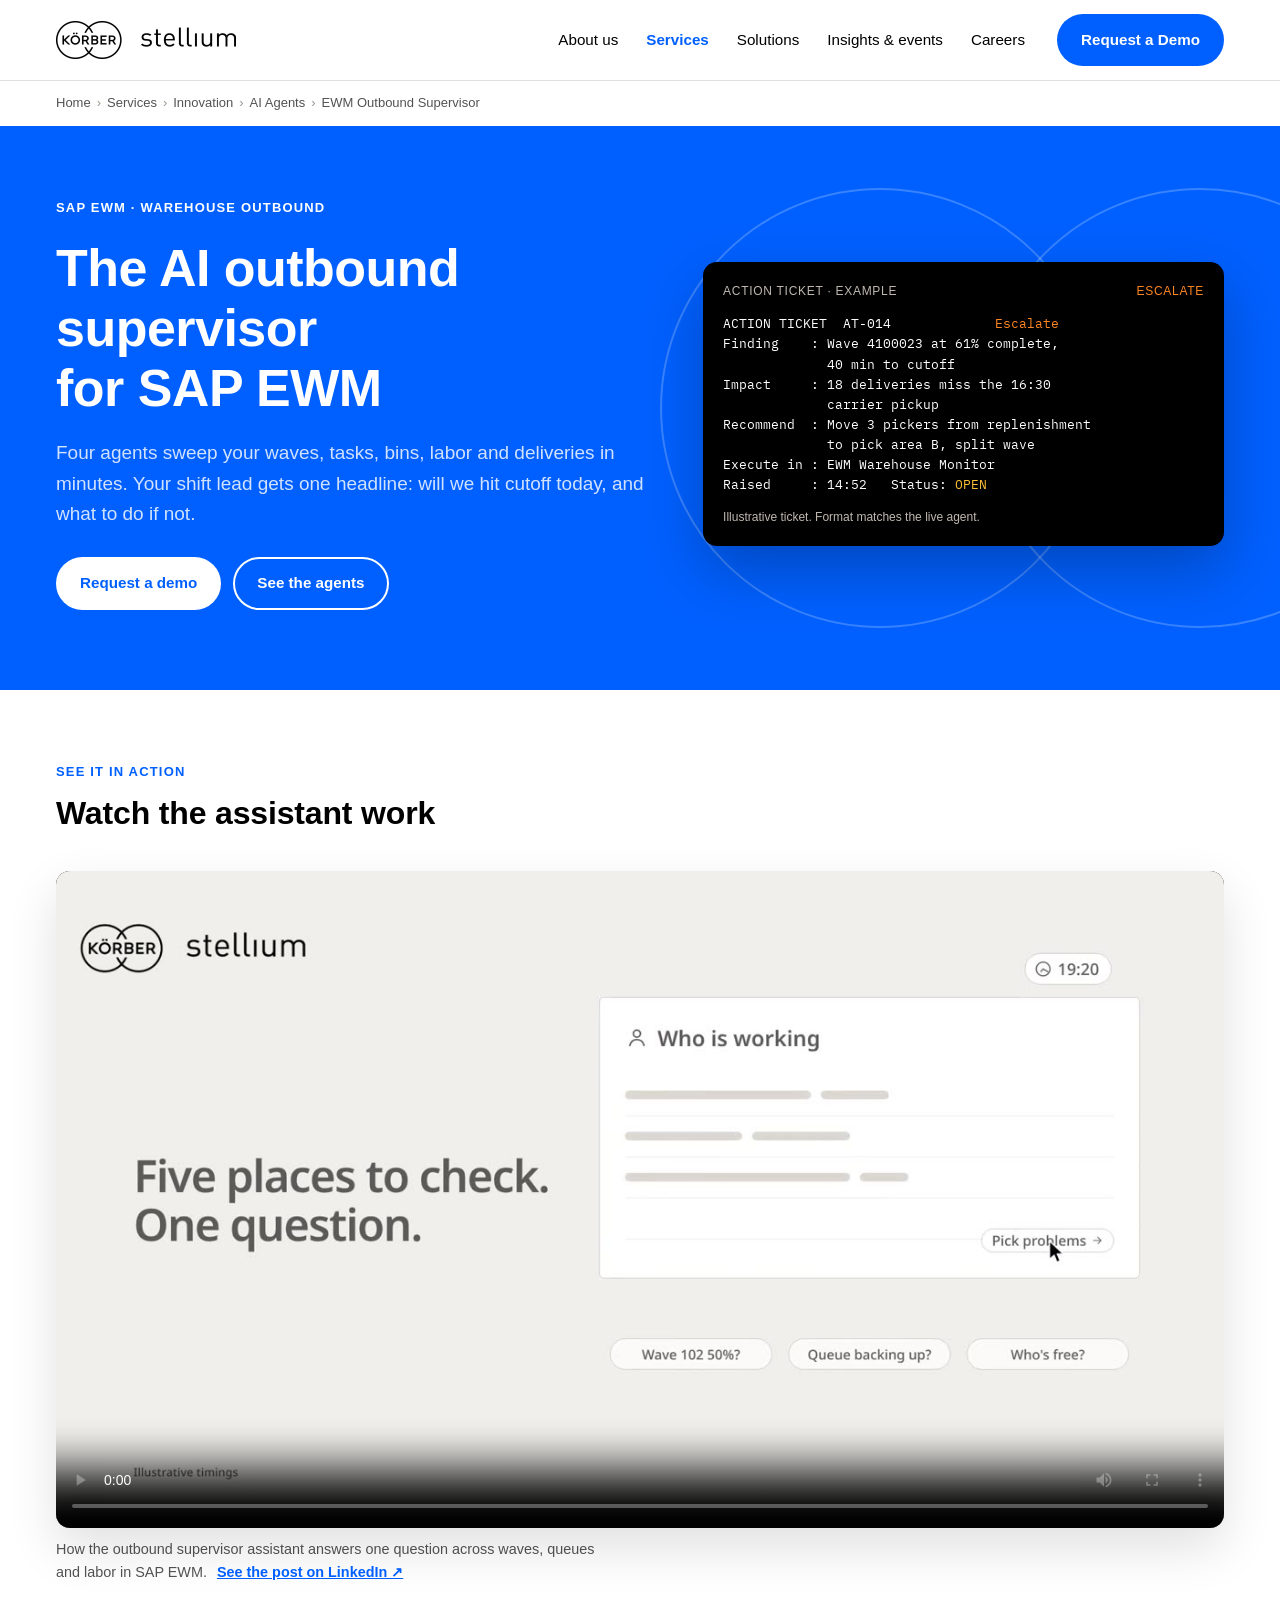
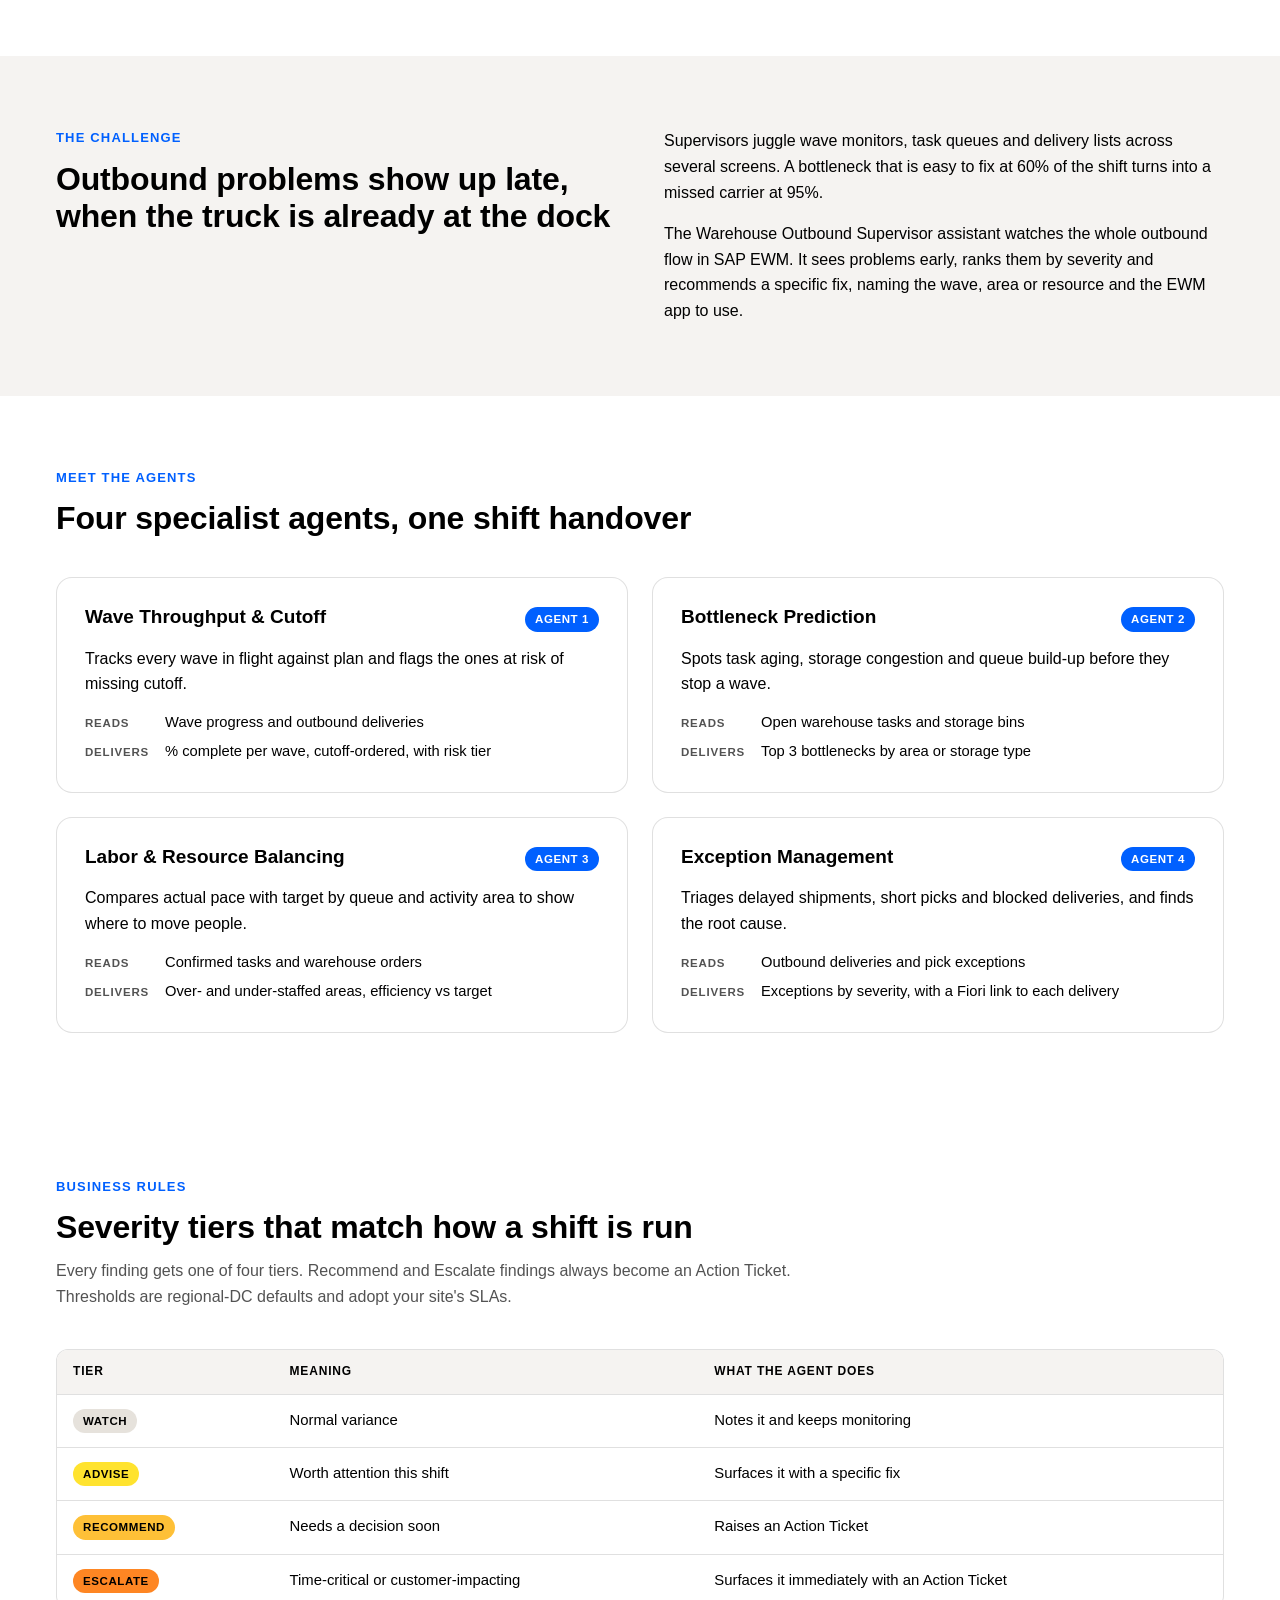
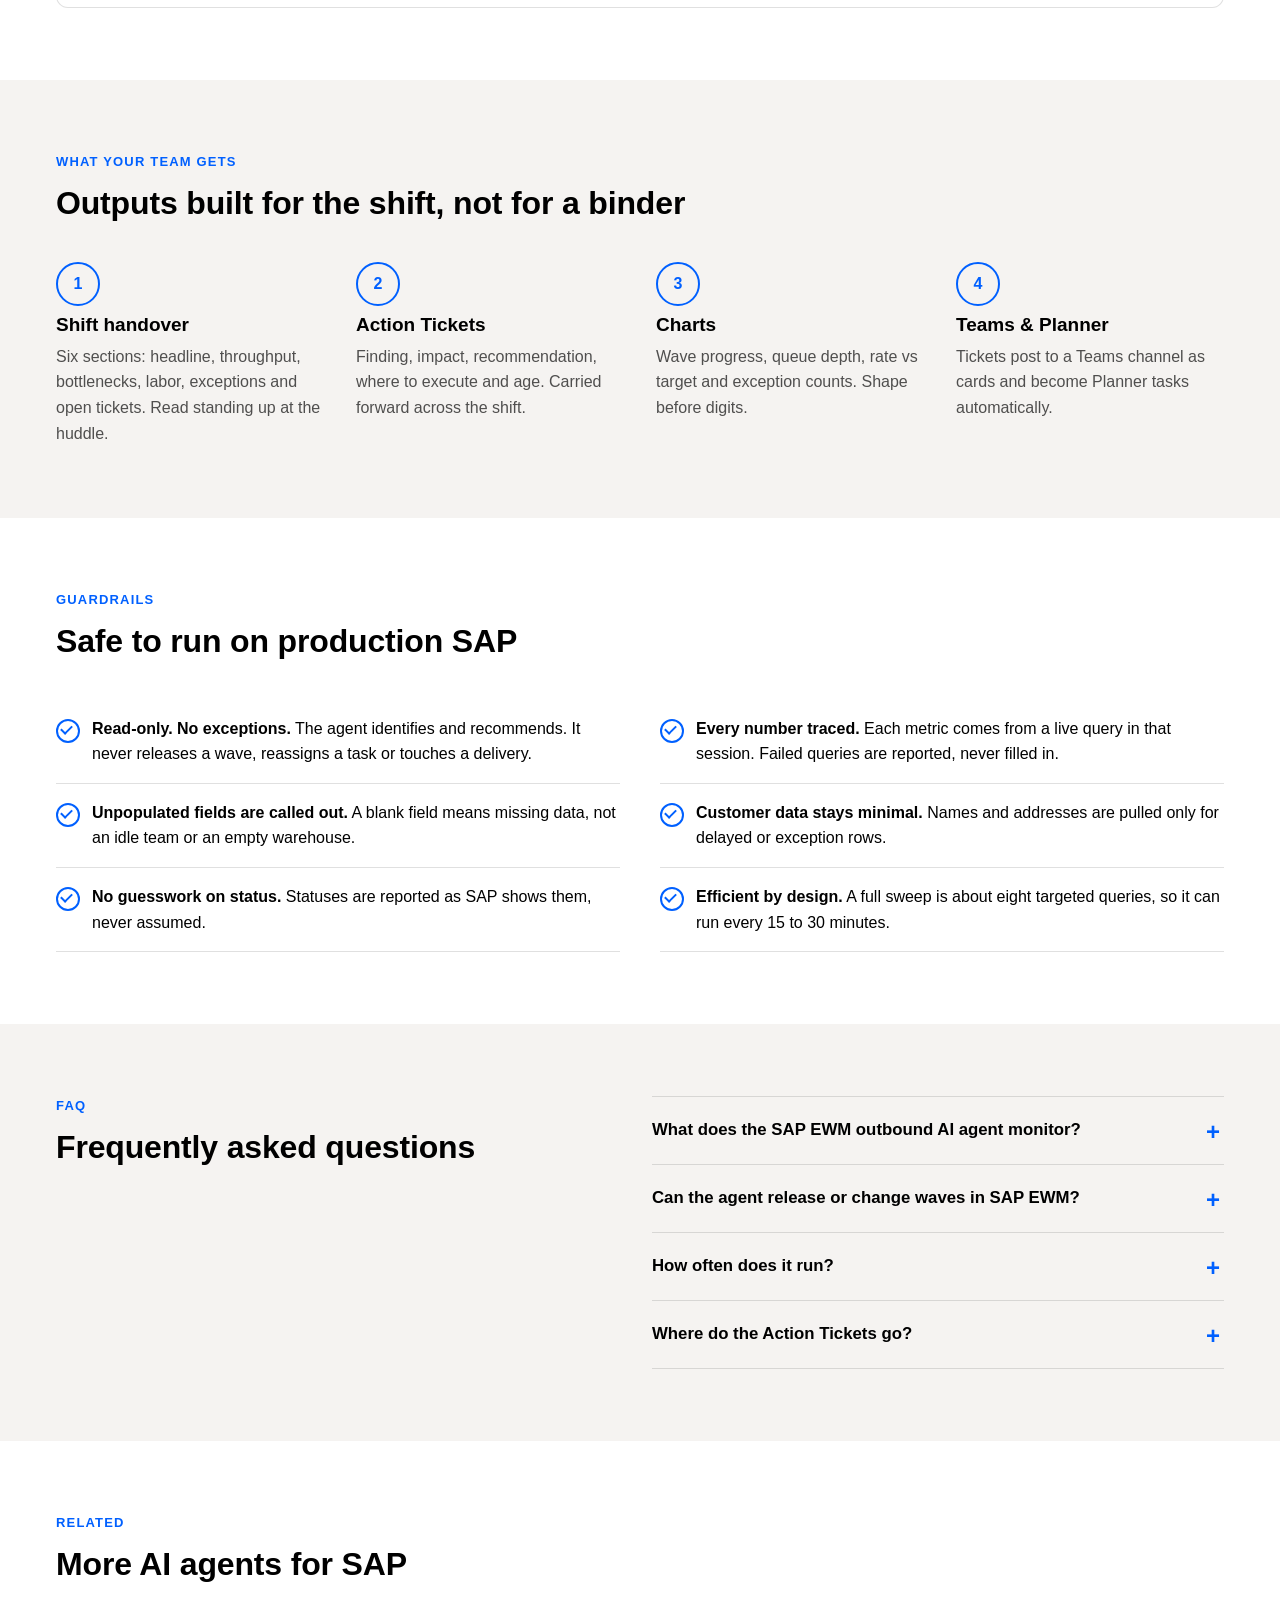
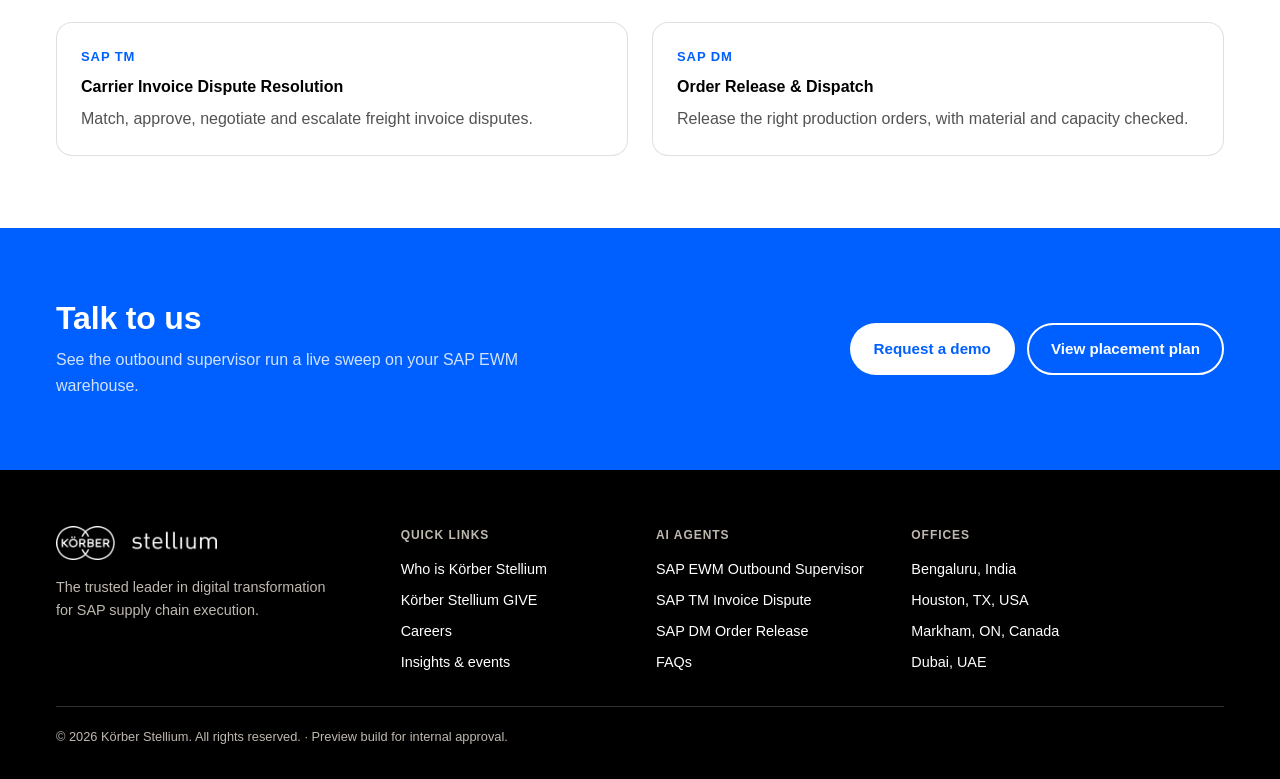
<file: ewm-outbound-supervisor-agent.html>
<!doctype html>
<html lang="en">

<head>
    <meta charset="utf-8">
    <meta name="viewport" content="width=device-width, initial-scale=1, viewport-fit=cover">
    <title>SAP EWM AI Agent for Outbound Supervisors | Körber Stellium</title>
    <meta name="claude:viewport-fit-sides" content="cover">
    <meta name="description"
        content="AI agent for SAP EWM outbound: wave throughput, cutoff risk, bottlenecks, labor balancing and exceptions, with Action Tickets in Microsoft Teams.">
    <meta name="keywords"
        content="SAP EWM AI agent, warehouse outbound supervisor, wave cutoff risk, warehouse bottleneck prediction, labor balancing SAP EWM, OTIF exceptions">
    <meta name="robots" content="noindex, nofollow">
    <!-- preview only: switch to "index, follow" on koerber-stellium.com -->
    <link rel="canonical"
        href="https://koerber-stellium.com/our-services/innovation/ai-agents/sap-ewm-outbound-supervisor-agent/">
    <meta property="og:type" content="website">
    <meta property="og:site_name" content="Körber Stellium">
    <meta property="og:title" content="SAP EWM AI Agent for Outbound Supervisors | Körber Stellium">
    <meta property="og:description"
        content="AI agent for SAP EWM outbound: wave throughput, cutoff risk, bottlenecks, labor balancing and exceptions, with Action Tickets in Microsoft Teams.">
    <meta property="og:url"
        content="https://koerber-stellium.com/our-services/innovation/ai-agents/sap-ewm-outbound-supervisor-agent/">
    <meta property="og:image"
        content="https://koerber-stellium.com/wp-content/uploads/ai-agents/ewm-outbound-supervisor.jpg">
    <meta property="og:image:width" content="1280">
    <meta property="og:image:height" content="720">
    <meta property="og:image:alt" content="SAP EWM AI Agent for Outbound Supervisors | Körber Stellium">
    <meta name="twitter:card" content="summary_large_image">
    <meta name="twitter:image"
        content="https://koerber-stellium.com/wp-content/uploads/ai-agents/ewm-outbound-supervisor.jpg">
    <meta name="twitter:title" content="SAP EWM AI Agent for Outbound Supervisors | Körber Stellium">
    <meta name="twitter:description"
        content="AI agent for SAP EWM outbound: wave throughput, cutoff risk, bottlenecks, labor balancing and exceptions, with Action Tickets in Microsoft Teams.">
    <link rel="preconnect" href="https://fonts.googleapis.com">
    <link rel="stylesheet" href="https://fonts.googleapis.com/css2?family=IBM+Plex+Mono:wght@400;600&display=swap">
    <link rel="stylesheet" href="styles.css">
    <script
        type="application/ld+json">{"@context": "https://schema.org", "@type": "BreadcrumbList", "itemListElement": [{"@type": "ListItem", "position": 1, "name": "Home", "item": "https://koerber-stellium.com/"}, {"@type": "ListItem", "position": 2, "name": "Services", "item": "https://koerber-stellium.com/our-services/"}, {"@type": "ListItem", "position": 3, "name": "Innovation", "item": "https://koerber-stellium.com/our-services/innovation/"}, {"@type": "ListItem", "position": 4, "name": "AI Agents", "item": "https://koerber-stellium.com/our-services/innovation/ai-agents/"}, {"@type": "ListItem", "position": 5, "name": "EWM Outbound Supervisor", "item": "https://koerber-stellium.com/our-services/innovation/ai-agents/sap-ewm-outbound-supervisor-agent/"}]}</script>
    <script
        type="application/ld+json">{"@context": "https://schema.org", "@type": "FAQPage", "mainEntity": [{"@type": "Question", "name": "What does the SAP EWM outbound AI agent monitor?", "acceptedAnswer": {"@type": "Answer", "text": "Wave progress against cutoff, open task aging and bin congestion, labor pace against target by area, and outbound delivery exceptions such as delayed shipments and short picks."}}, {"@type": "Question", "name": "Can the agent release or change waves in SAP EWM?", "acceptedAnswer": {"@type": "Answer", "text": "No. It is read-only. It recommends a specific change and names the EWM app or transaction, and your supervisor makes the change."}}, {"@type": "Question", "name": "How often does it run?", "acceptedAnswer": {"@type": "Answer", "text": "On demand when a supervisor asks, and on a standing 15 to 30 minute cadence during active wave execution, with a full handover at shift change."}}, {"@type": "Question", "name": "Where do the Action Tickets go?", "acceptedAnswer": {"@type": "Answer", "text": "They appear in the handover report and can be posted to a Microsoft Teams channel, where a Power Automate flow turns them into Planner tasks."}}]}</script>
    <script
        type="application/ld+json">{"@context": "https://schema.org", "@type": "VideoObject", "name": "SAP EWM Outbound Supervisor AI Agent in action", "description": "How the outbound supervisor assistant answers one question across waves, queues and labor in SAP EWM.", "thumbnailUrl": "https://koerber-stellium.com/wp-content/uploads/ai-agents/ewm-outbound-supervisor.jpg", "contentUrl": "https://koerber-stellium.com/wp-content/uploads/ai-agents/ewm-outbound-supervisor.mp4", "uploadDate": "2026-10-21", "duration": "PT35S", "publisher": {"@type": "Organization", "name": "Körber Stellium"}}</script>
    <script
        type="application/ld+json">{"@context": "https://schema.org", "@type": "SoftwareApplication", "name": "Körber Stellium SAP EWM Outbound Supervisor AI Agent", "applicationCategory": "BusinessApplication", "operatingSystem": "SAP S/4HANA, SAP BTP", "description": "AI agent that monitors SAP EWM outbound wave throughput, bottlenecks, labor and exceptions and raises Action Tickets.", "url": "https://koerber-stellium.com/our-services/innovation/ai-agents/sap-ewm-outbound-supervisor-agent/", "provider": {"@type": "Organization", "name": "Körber Stellium", "url": "https://koerber-stellium.com/"}}</script>
</head>

<body>
    <header class="site">
        <div class="wrap">
            <a class="logo" href="index.html" aria-label="Körber Stellium home"><img src="logo-black.png"
                    alt="Körber Stellium" width="180" height="38"></a>
            <nav class="mainnav" aria-label="Main"><a href="https://koerber-stellium.com/who-is-korber-stellium/">About
                    us</a><a class="on" href="https://koerber-stellium.com/our-services/">Services</a><a
                    href="./our-solutions.html">Solutions</a><a
                    href="https://koerber-stellium.com/insights-events/">Insights &amp; events</a><a
                    href="https://koerber-stellium.com/careers-at-stellium/">Careers</a></nav>
            <a class="btn btn-blue" href="https://koerber-stellium.com/contact-us/">Request a Demo</a>
        </div>
    </header>
    <nav class="crumbs wrap" aria-label="Breadcrumb">
        <ol>
            <li><a href="https://koerber-stellium.com/">Home</a></li>
            <li><a href="https://koerber-stellium.com/our-services/">Services</a></li>
            <li><a href="https://koerber-stellium.com/our-services/innovation/">Innovation</a></li>
            <li><a href="index.html">AI Agents</a></li>
            <li><span aria-current=page>EWM Outbound Supervisor</span></li>
        </ol>
    </nav>
    <main>
        <section class="hero">
            <div class="rings" aria-hidden="true"><i></i><i></i></div>
            <div class="wrap">
                <div class="copy">
                    <p class="eyebrow">SAP EWM · Warehouse outbound</p>
                    <h1>The AI outbound supervisor for SAP EWM</h1>
                    <p class="lead">Four agents sweep your waves, tasks, bins, labor and deliveries in minutes. Your
                        shift lead gets one headline: will we hit cutoff today, and what to do if not.</p>
                    <div class="ctas"><a class="btn btn-white" href="https://koerber-stellium.com/contact-us/">Request a
                            demo</a><a class="btn btn-ghost" href="#agents">See the agents</a></div>
                </div>
                <div class="console" role="img" aria-label="Example Action Ticket raised by the EWM agent">
                    <div class="bar"><span>Action Ticket · example</span><span class="k-esc">Escalate</span></div>
                    <div class="scroll">
                        <pre>ACTION TICKET  AT-014             <span class="k-esc">Escalate</span>
Finding    : Wave 4100023 at 61% complete,
             40 min to cutoff
Impact     : 18 deliveries miss the 16:30
             carrier pickup
Recommend  : Move 3 pickers from replenishment
             to pick area B, split wave
Execute in : EWM Warehouse Monitor
Raised     : 14:52   Status: <span class="k-rec">OPEN</span></pre>
                    </div>
                    <p class="note">Illustrative ticket. Format matches the live agent.</p>
                </div>
            </div>
        </section>
        <section class="vidsec">
            <div class="wrap">
                <div class="sec-head">
                    <p class="eyebrow" style="color:var(--blue)">See it in action</p>
                    <h2>Watch the assistant work</h2>
                </div>
                <figure class="vid"><video controls playsinline preload="metadata"
                        poster="media/ewm-outbound-supervisor.jpg"
                        aria-label="SAP EWM Outbound Supervisor AI Agent in action">
                        <source src="media/ewm-outbound-supervisor.mp4" type="video/mp4">
                    </video>
                    <figcaption>How the outbound supervisor assistant answers one question across waves, queues and
                        labor in SAP EWM. <a class="li"
                            href="https://www.linkedin.com/posts/koerber-stellium_outbound-ai-sapewm-activity-7511827923889209345-TGrz"
                            target="_blank" rel="noopener">See the post on LinkedIn ↗</a></figcaption>
                </figure>
            </div>
        </section>
        <section class="cream">
            <div class="wrap grid2" style="align-items:start;gap:48px">
                <div class="sec-head" style="margin:0">
                    <p class="eyebrow" style="color:var(--blue)">The challenge</p>
                    <h2>Outbound problems show up late, when the truck is already at the dock</h2>
                </div>
                <div class="stack measure">
                    <p>Supervisors juggle wave monitors, task queues and delivery lists across several screens. A
                        bottleneck that is easy to fix at 60% of the shift turns into a missed carrier at 95%.</p>
                    <p>The Warehouse Outbound Supervisor assistant watches the whole outbound flow in SAP EWM. It sees
                        problems early, ranks them by severity and recommends a specific fix, naming the wave, area or
                        resource and the EWM app to use.</p>
                </div>
            </div>
        </section>
        <section id="agents">
            <div class="wrap">
                <div class="sec-head">
                    <p class="eyebrow" style="color:var(--blue)">Meet the agents</p>
                    <h2>Four specialist agents, one shift handover</h2>
                </div>
                <div class="grid2">
                    <article class="agent">
                        <div class="top">
                            <h3>Wave Throughput &amp; Cutoff</h3><span class="chip c-blue">Agent 1</span>
                        </div>
                        <p>Tracks every wave in flight against plan and flags the ones at risk of missing cutoff.</p>
                        <dl>
                            <dt>Reads</dt>
                            <dd>Wave progress and outbound deliveries</dd>
                            <dt>Delivers</dt>
                            <dd>% complete per wave, cutoff-ordered, with risk tier</dd>
                        </dl>
                    </article>
                    <article class="agent">
                        <div class="top">
                            <h3>Bottleneck Prediction</h3><span class="chip c-blue">Agent 2</span>
                        </div>
                        <p>Spots task aging, storage congestion and queue build-up before they stop a wave.</p>
                        <dl>
                            <dt>Reads</dt>
                            <dd>Open warehouse tasks and storage bins</dd>
                            <dt>Delivers</dt>
                            <dd>Top 3 bottlenecks by area or storage type</dd>
                        </dl>
                    </article>
                    <article class="agent">
                        <div class="top">
                            <h3>Labor &amp; Resource Balancing</h3><span class="chip c-blue">Agent 3</span>
                        </div>
                        <p>Compares actual pace with target by queue and activity area to show where to move people.</p>
                        <dl>
                            <dt>Reads</dt>
                            <dd>Confirmed tasks and warehouse orders</dd>
                            <dt>Delivers</dt>
                            <dd>Over- and under-staffed areas, efficiency vs target</dd>
                        </dl>
                    </article>
                    <article class="agent">
                        <div class="top">
                            <h3>Exception Management</h3><span class="chip c-blue">Agent 4</span>
                        </div>
                        <p>Triages delayed shipments, short picks and blocked deliveries, and finds the root cause.</p>
                        <dl>
                            <dt>Reads</dt>
                            <dd>Outbound deliveries and pick exceptions</dd>
                            <dt>Delivers</dt>
                            <dd>Exceptions by severity, with a Fiori link to each delivery</dd>
                        </dl>
                    </article>
                </div>
            </div>
        </section>
        <section>
            <div class="wrap">
                <div class="sec-head">
                    <p class="eyebrow" style="color:var(--blue)">Business rules</p>
                    <h2>Severity tiers that match how a shift is run</h2>
                    <p>Every finding gets one of four tiers. Recommend and Escalate findings always become an Action
                        Ticket. Thresholds are regional-DC defaults and adopt your site's SLAs.</p>
                </div>
                <div class="tblwrap">
                    <table class="tbl">
                        <thead>
                            <tr>
                                <th>Tier</th>
                                <th>Meaning</th>
                                <th>What the agent does</th>
                            </tr>
                        </thead>
                        <tbody>
                            <tr>
                                <td><span class="chip c-watch">Watch</span></td>
                                <td>Normal variance</td>
                                <td>Notes it and keeps monitoring</td>
                            </tr>
                            <tr>
                                <td><span class="chip c-advise">Advise</span></td>
                                <td>Worth attention this shift</td>
                                <td>Surfaces it with a specific fix</td>
                            </tr>
                            <tr>
                                <td><span class="chip c-rec">Recommend</span></td>
                                <td>Needs a decision soon</td>
                                <td>Raises an Action Ticket</td>
                            </tr>
                            <tr>
                                <td><span class="chip c-esc">Escalate</span></td>
                                <td>Time-critical or customer-impacting</td>
                                <td>Surfaces it immediately with an Action Ticket</td>
                            </tr>
                        </tbody>
                    </table>
                </div>
            </div>
        </section>
        <section class="cream">
            <div class="wrap">
                <div class="sec-head">
                    <p class="eyebrow" style="color:var(--blue)">What your team gets</p>
                    <h2>Outputs built for the shift, not for a binder</h2>
                </div>
                <div class="grid4">
                    <div class="feat">
                        <div class="ico" aria-hidden="true">1</div>
                        <h3>Shift handover</h3>
                        <p>Six sections: headline, throughput, bottlenecks, labor, exceptions and open tickets. Read
                            standing up at the huddle.</p>
                    </div>
                    <div class="feat">
                        <div class="ico" aria-hidden="true">2</div>
                        <h3>Action Tickets</h3>
                        <p>Finding, impact, recommendation, where to execute and age. Carried forward across the shift.
                        </p>
                    </div>
                    <div class="feat">
                        <div class="ico" aria-hidden="true">3</div>
                        <h3>Charts</h3>
                        <p>Wave progress, queue depth, rate vs target and exception counts. Shape before digits.</p>
                    </div>
                    <div class="feat">
                        <div class="ico" aria-hidden="true">4</div>
                        <h3>Teams &amp; Planner</h3>
                        <p>Tickets post to a Teams channel as cards and become Planner tasks automatically.</p>
                    </div>
                </div>
            </div>
        </section>
        <section>
            <div class="wrap">
                <div class="sec-head">
                    <p class="eyebrow" style="color:var(--blue)">Guardrails</p>
                    <h2>Safe to run on production SAP</h2>
                </div>
                <ul class="guards">
                    <li><b>Read-only. No exceptions.</b> The agent identifies and recommends. It never releases a wave,
                        reassigns a task or touches a delivery.</li>
                    <li><b>Every number traced.</b> Each metric comes from a live query in that session. Failed queries
                        are reported, never filled in.</li>
                    <li><b>Unpopulated fields are called out.</b> A blank field means missing data, not an idle team or
                        an empty warehouse.</li>
                    <li><b>Customer data stays minimal.</b> Names and addresses are pulled only for delayed or exception
                        rows.</li>
                    <li><b>No guesswork on status.</b> Statuses are reported as SAP shows them, never assumed.</li>
                    <li><b>Efficient by design.</b> A full sweep is about eight targeted queries, so it can run every 15
                        to 30 minutes.</li>
                </ul>
            </div>
        </section>
        <section class="cream">
            <div class="wrap grid2" style="align-items:start">
                <div class="sec-head" style="margin:0">
                    <p class="eyebrow" style="color:var(--blue)">FAQ</p>
                    <h2>Frequently asked questions</h2>
                </div>
                <div class="faq">
                    <details>
                        <summary>What does the SAP EWM outbound AI agent monitor?</summary>
                        <p>Wave progress against cutoff, open task aging and bin congestion, labor pace against target
                            by area, and outbound delivery exceptions such as delayed shipments and short picks.</p>
                    </details>
                    <details>
                        <summary>Can the agent release or change waves in SAP EWM?</summary>
                        <p>No. It is read-only. It recommends a specific change and names the EWM app or transaction,
                            and your supervisor makes the change.</p>
                    </details>
                    <details>
                        <summary>How often does it run?</summary>
                        <p>On demand when a supervisor asks, and on a standing 15 to 30 minute cadence during active
                            wave execution, with a full handover at shift change.</p>
                    </details>
                    <details>
                        <summary>Where do the Action Tickets go?</summary>
                        <p>They appear in the handover report and can be posted to a Microsoft Teams channel, where a
                            Power Automate flow turns them into Planner tasks.</p>
                    </details>
                </div>
            </div>
        </section>
        <section>
            <div class="wrap">
                <div class="sec-head">
                    <p class="eyebrow" style="color:var(--blue)">Related</p>
                    <h2>More AI agents for SAP</h2>
                </div>
                <div class="related"><a href="tm-invoice-dispute-agent.html"><span>SAP TM</span><b>Carrier Invoice
                            Dispute Resolution</b>
                        <p style="color:var(--muted)">Match, approve, negotiate and escalate freight invoice disputes.
                        </p>
                    </a><a href="dm-order-release-agent.html"><span>SAP DM</span><b>Order Release &amp; Dispatch</b>
                        <p style="color:var(--muted)">Release the right production orders, with material and capacity
                            checked.</p>
                    </a></div>
            </div>
        </section>
    </main>
    <section class="talk">
        <div class="wrap">
            <div>
                <h2>Talk to us</h2>
                <p>See the outbound supervisor run a live sweep on your SAP EWM warehouse.</p>
            </div>
            <div style="display:flex;gap:12px;flex-wrap:wrap"><a class="btn btn-white"
                    href="https://koerber-stellium.com/contact-us/">Request a demo</a><a class="btn btn-ghost"
                    href="placement-plan.html">View placement plan</a></div>
        </div>
    </section>
    <footer>
        <div class="wrap">
            <div class="stack"><a class="logo" href="index.html"><img src="logo-white.png" alt="Körber Stellium"
                        width="160" height="34"></a>
                <p style="color:var(--pebble);max-width:34ch">The trusted leader in digital transformation for SAP
                    supply chain execution.</p>
            </div>
            <div>
                <h4>Quick links</h4>
                <ul>
                    <li><a href="https://koerber-stellium.com/who-is-korber-stellium/">Who is Körber Stellium</a></li>
                    <li><a href="https://koerber-stellium.com/stellium-give/">Körber Stellium GIVE</a></li>
                    <li><a href="https://koerber-stellium.com/careers-at-stellium/">Careers</a></li>
                    <li><a href="https://koerber-stellium.com/insights-events/">Insights &amp; events</a></li>
                </ul>
            </div>
            <div>
                <h4>AI agents</h4>
                <ul>
                    <li><a href="ewm-outbound-supervisor-agent.html">SAP EWM Outbound Supervisor</a></li>
                    <li><a href="tm-invoice-dispute-agent.html">SAP TM Invoice Dispute</a></li>
                    <li><a href="dm-order-release-agent.html">SAP DM Order Release</a></li>
                    <li><a href="https://koerber-stellium.com/faq/">FAQs</a></li>
                </ul>
            </div>
            <div>
                <h4>Offices</h4>
                <ul>
                    <li>Bengaluru, India</li>
                    <li>Houston, TX, USA</li>
                    <li>Markham, ON, Canada</li>
                    <li>Dubai, UAE</li>
                </ul>
            </div>
            <p class="legal">© 2026 Körber Stellium. All rights reserved. · Preview build for internal approval.</p>
        </div>
    </footer>
</body>

</html>
</file>
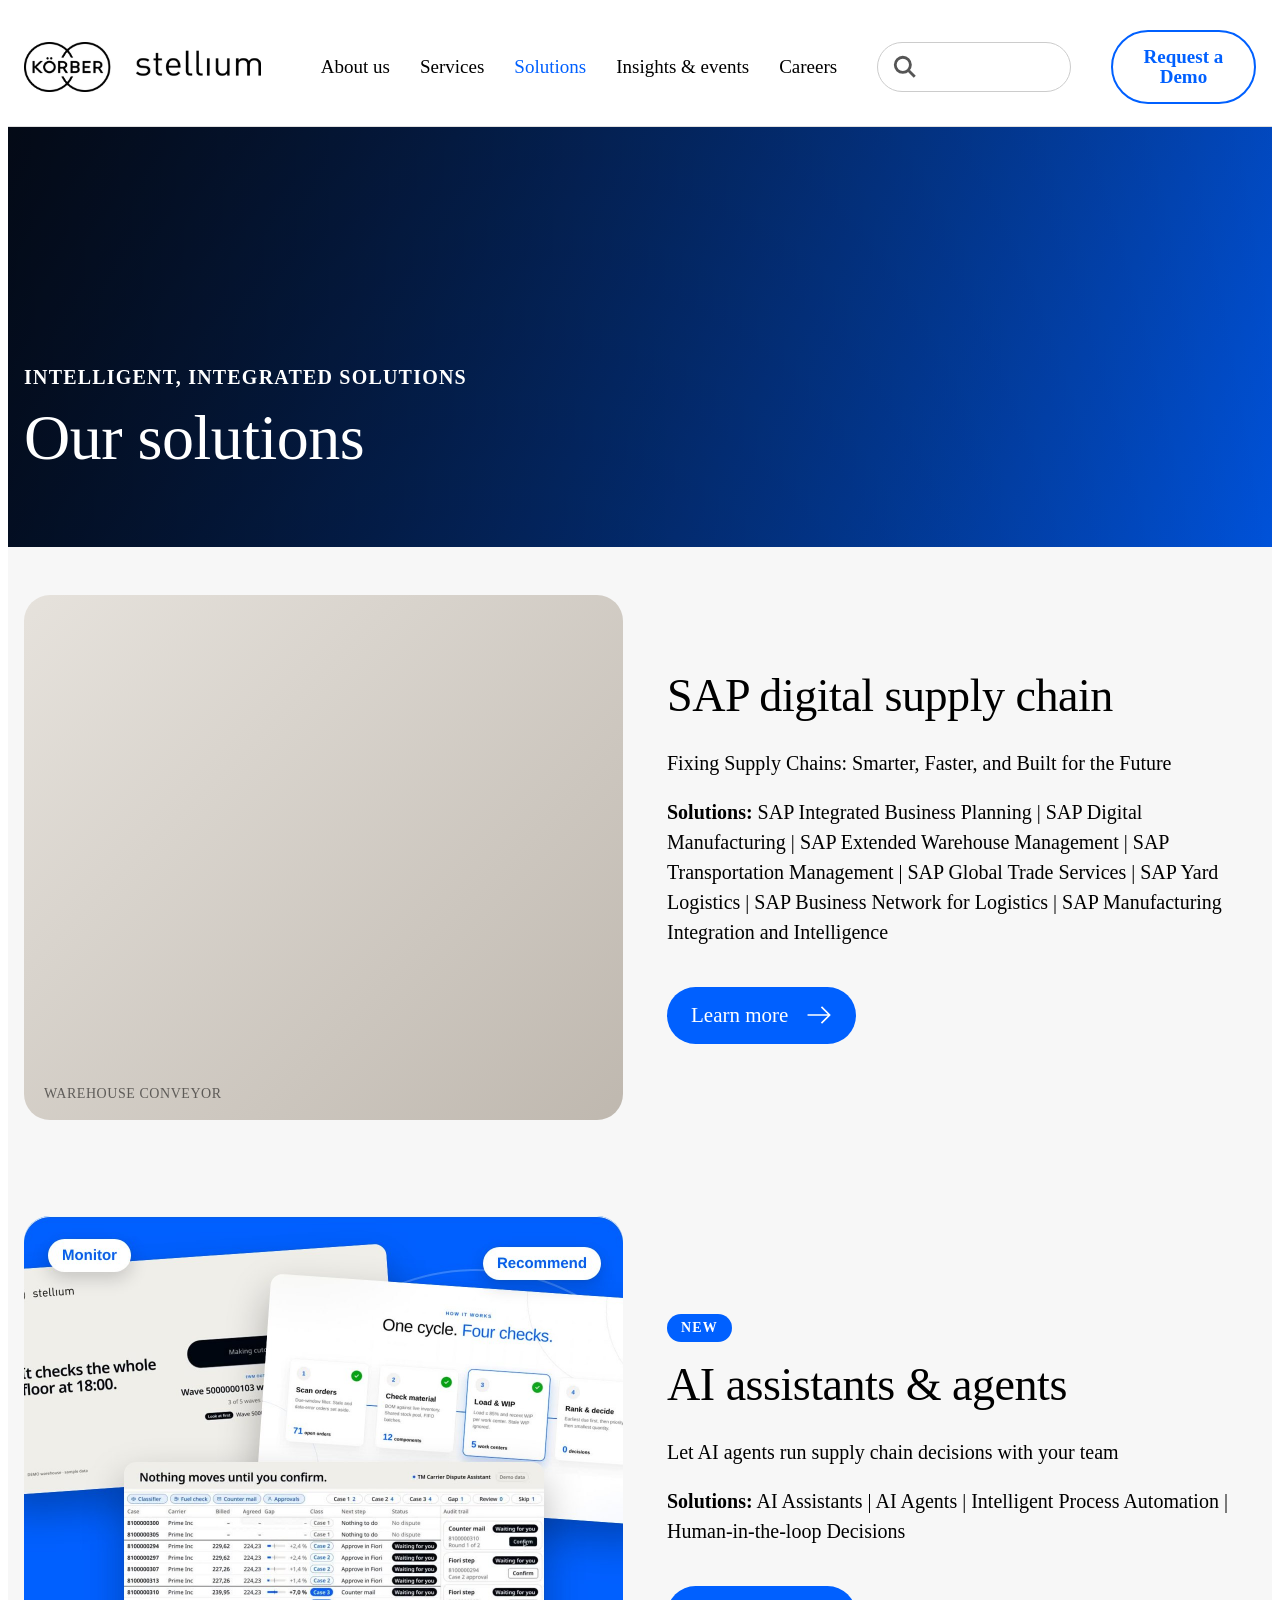
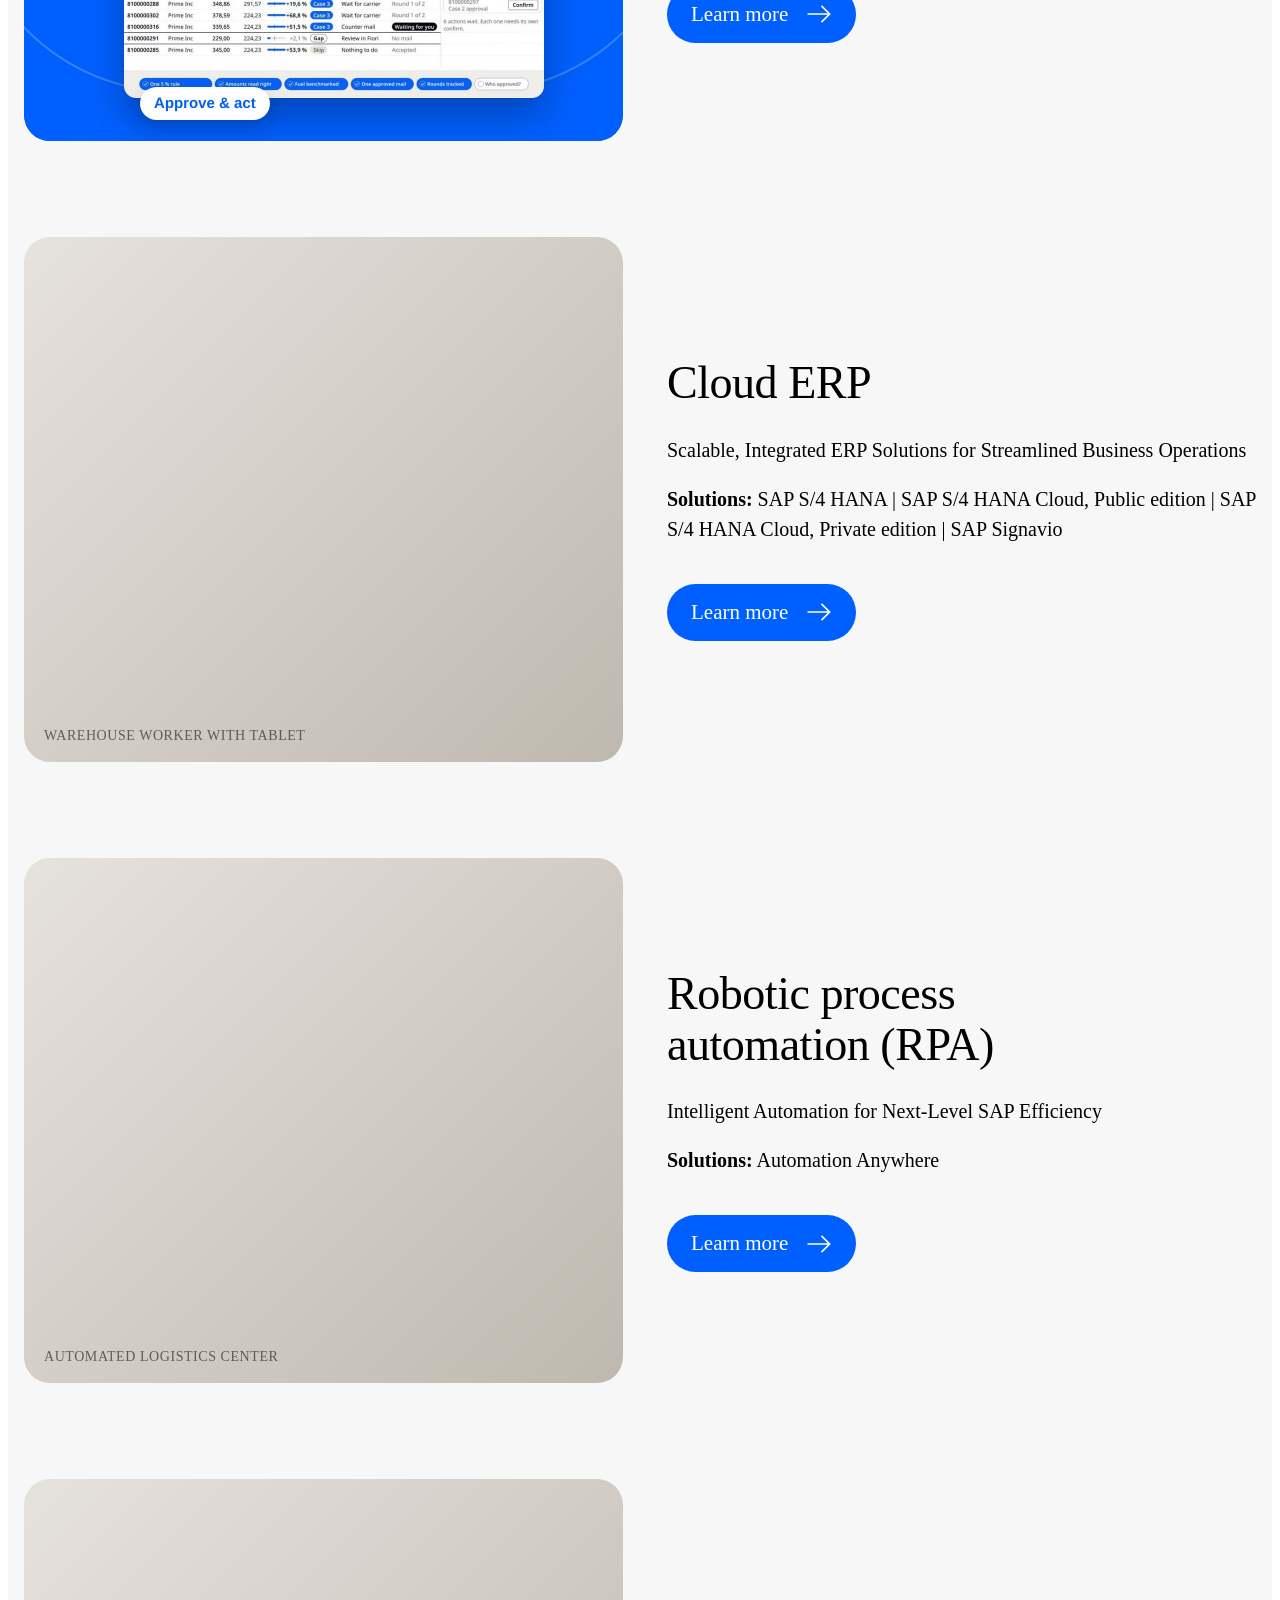
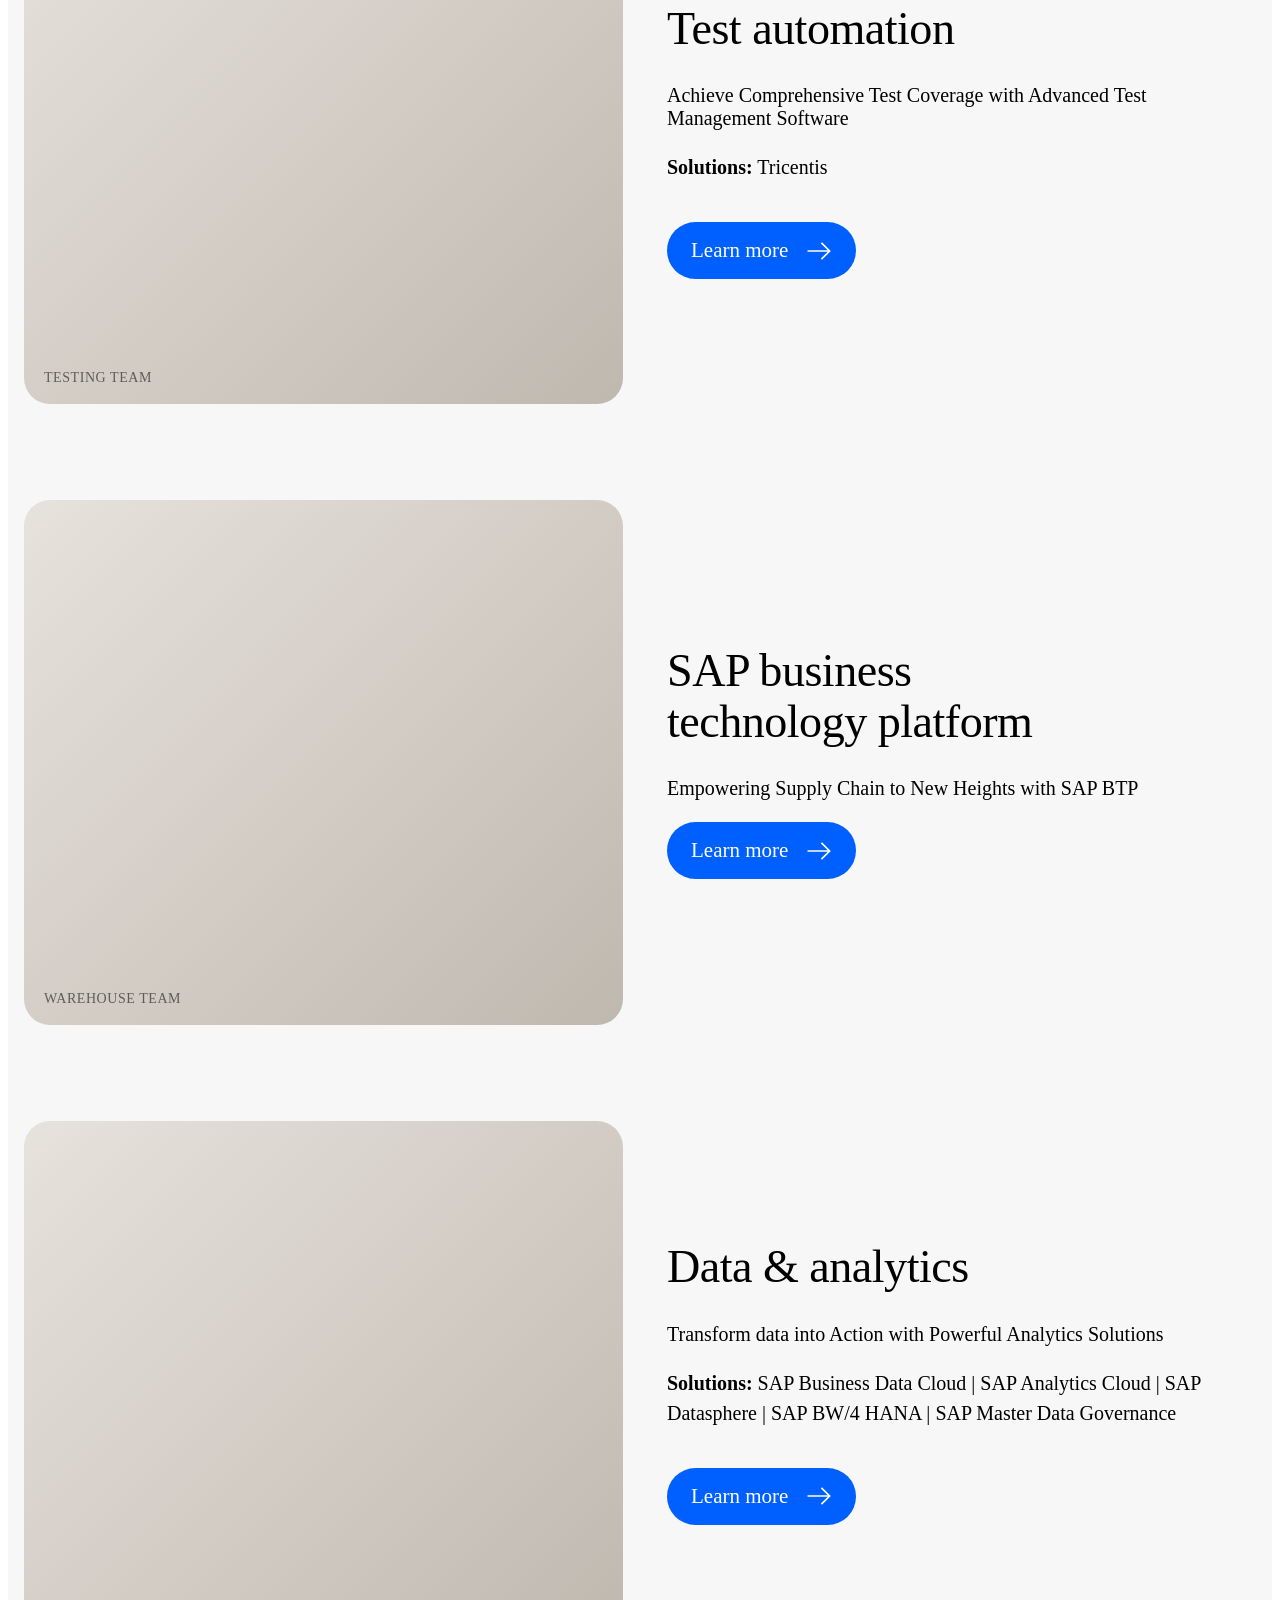
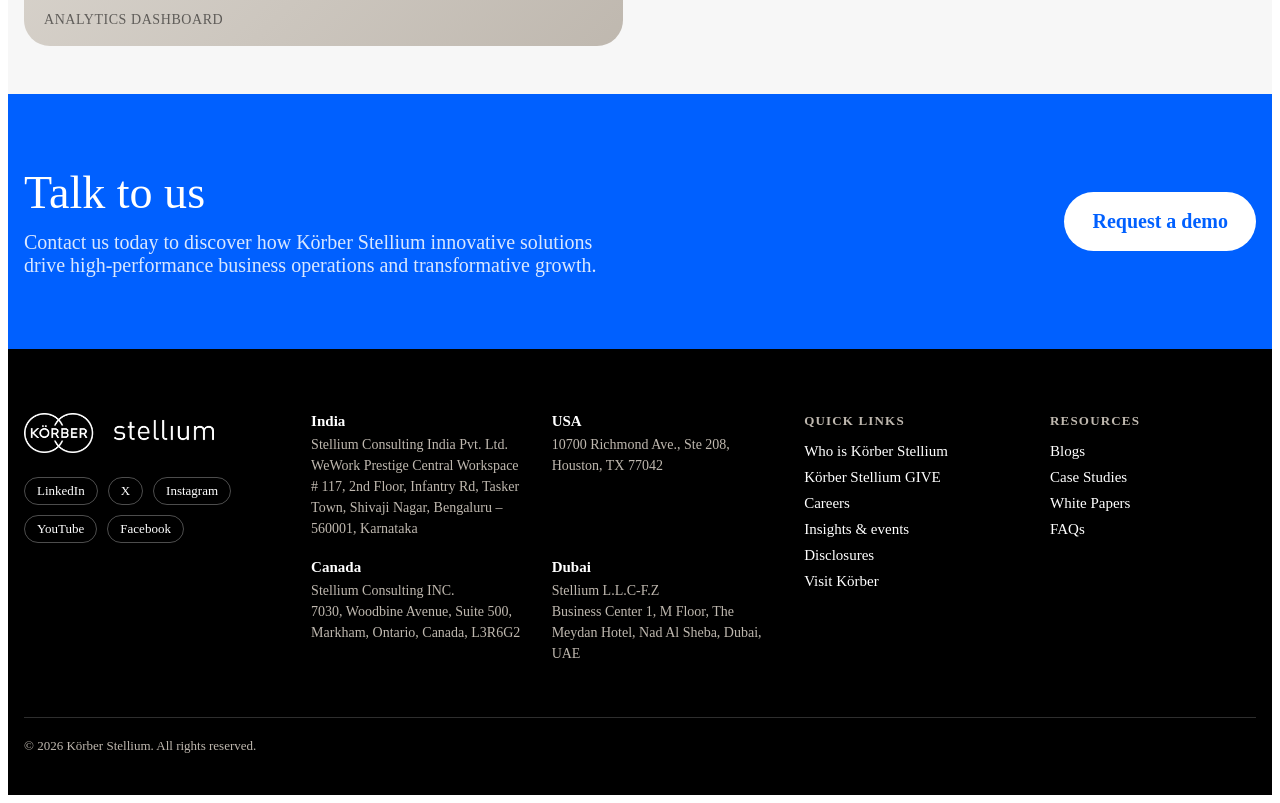
<file: our-solutions.html>
<!doctype html>
<html lang="en">

<head>
  <meta charset="utf-8">
  <meta name="viewport" content="width=device-width, initial-scale=1">
  <title>Our Solutions | SAP, AI Agents &amp; Supply Chain | Körber Stellium</title>
  <meta name="description"
    content="Körber Stellium solutions: SAP digital supply chain, AI assistants and agents, Cloud ERP, RPA, test automation, SAP BTP and data and analytics.">
  <link rel="canonical" href="https://koerber-stellium.com/our-solutions/">
  <meta property="og:title" content="Our Solutions | Körber Stellium">
  <meta property="og:type" content="website">
  <meta property="og:url" content="https://koerber-stellium.com/our-solutions/">
  <style rel="stylesheet" href="./styles.css"></style>
  <style>
    /* Layout: replica of koerber-stellium.com/our-solutions/ — white header, photo hero, image-left/copy-right rows on light grey, black footer */
    :root {
      --blue: #0060FF;
      --ink: #000;
      --paper: #fff;
      --grey: #F7F7F7;
      --cream: #F5F3F1;
      --sand: #E6E2DC;
      --pebble: #BFB8AF;
      --stone: #9D968D;
      --muted: rgba(0, 0, 0, .68);
      --line: rgba(0, 0, 0, .12);
      --sans: Arial, "Helvetica Neue", Helvetica, sans-serif;
      color-scheme: light
    }

    * {
      box-sizing: border-box
    }

    a {
      color: inherit
    }

    a:focus-visible {
      outline: 3px solid var(--blue);
      outline-offset: 3px
    }

    .wrap {
      max-width: 1520px;
      margin: 0 auto;
      padding-left: max(16px, env(safe-area-inset-left, 0px));
      padding-right: max(16px, env(safe-area-inset-right, 0px))
    }

    header {
      background: var(--paper);
      position: sticky;
      top: 0;
      z-index: 10;
      border-bottom: 1px solid var(--line)
    }

    header .wrap {
      display: flex;
      align-items: center;
      gap: 40px;
      padding-block: 22px
    }

    header .logo img {
      height: 50px;
      width: auto;
      display: block
    }

    nav.main {
      display: flex;
      gap: 44px;
      font-size: 19px;
      margin-left: 110px
    }

    nav.main a {
      text-decoration: none;
      white-space: nowrap
    }

    nav.main a.on {
      color: var(--blue)
    }

    nav.main a:hover {
      color: var(--blue)
    }

    .search {
      margin-left: auto;
      width: 250px;
      height: 50px;
      border: 1px solid #ccc;
      border-radius: 26px;
      display: flex;
      align-items: center;
      padding-left: 14px;
      color: #555
    }

    .rq {
      width: 190px;
      height: 74px;
      border: 2px solid var(--blue);
      border-radius: 40px;
      color: var(--blue);
      font-weight: 700;
      font-size: 19px;
      display: flex;
      align-items: center;
      justify-content: center;
      text-align: center;
      line-height: 1.05;
      text-decoration: none
    }

    .rq:hover {
      background: var(--blue);
      color: #fff
    }

    @media (max-width:1700px) {
      nav.main {
        margin-left: 20px;
        gap: 30px
      }
    }

    @media (max-width:1250px) {
      nav.main {
        margin-left: 0;
        gap: 24px;
        font-size: 17px
      }

      .search {
        display: none
      }

      .rq {
        margin-left: auto
      }
    }

    .menu {
      display: none;
      position: relative;
      order: 3
    }

    .menu summary {
      list-style: none;
      cursor: pointer;
      width: 46px;
      height: 46px;
      border-radius: 50%;
      border: 1px solid var(--line);
      display: grid;
      place-items: center
    }

    .menu summary::-webkit-details-marker {
      display: none
    }

    .menu nav {
      position: absolute;
      right: 0;
      top: 56px;
      background: #fff;
      border: 1px solid var(--line);
      border-radius: 16px;
      box-shadow: 0 18px 40px rgba(0, 0, 0, .14);
      padding: 10px;
      display: flex;
      flex-direction: column;
      min-width: 240px
    }

    .menu nav a {
      padding: 12px 14px;
      border-radius: 10px;
      text-decoration: none;
      font-size: 17px
    }

    .menu nav a:hover,
    .menu nav a.on {
      background: var(--grey);
      color: var(--blue)
    }

    .menu nav .cta {
      background: var(--blue);
      color: #fff;
      text-align: center;
      margin-top: 6px;
      font-weight: 700
    }

    @media (max-width:1024px) {
      nav.main {
        display: none
      }

      .menu {
        display: block
      }

      .rq {
        margin-left: auto;
        width: auto;
        height: auto;
        padding: 12px 20px;
        font-size: 16px
      }

      .rq br {
        display: none
      }

      header .logo img {
        height: 40px
      }

      header .wrap {
        gap: 14px;
        padding-block: 16px
      }
    }

    @media (max-width:520px) {
      .rq {
        display: none
      }

      .menu {
        margin-left: auto
      }

      header .logo img {
        height: 34px
      }
    }

    .hero {
      position: relative;
      min-height: 420px;
      display: flex;
      align-items: flex-end;
      color: #fff;
      overflow: hidden;
      background: linear-gradient(120deg, #0a1a3a, #0060FF)
    }

    .hero img {
      position: absolute;
      inset: 0;
      width: 100%;
      height: 100%;
      object-fit: cover
    }

    .hero::after {
      content: "";
      position: absolute;
      inset: 0;
      background: linear-gradient(90deg, rgba(0, 0, 0, .62), rgba(0, 0, 0, .15))
    }

    .hero .wrap {
      position: relative;
      z-index: 1;
      width: 100%;
      padding-block: 0 72px
    }

    .hero .wrap>div {
      max-width: 1340px;
      margin-left: auto;
      margin-right: auto
    }

    .hero p {
      font-size: 20px;
      letter-spacing: .06em;
      text-transform: uppercase;
      margin: 0 0 12px;
      font-weight: 700
    }

    .hero h1 {
      font-size: clamp(40px, 5vw, 72px);
      font-weight: 400;
      margin: 0;
      letter-spacing: -.5px
    }

    .intro {
      background: var(--grey)
    }

    .intro .wrap {
      padding-block: 56px 8px
    }

    .intro p {
      max-width: 1340px;
      margin: 0 auto;
      font-size: 20px;
      color: var(--muted)
    }

    .sol-sec {
      background: var(--grey)
    }

    .row {
      display: grid;
      grid-template-columns: minmax(0, 599px) minmax(0, 1fr);
      gap: 66px;
      align-items: center;
      padding-block: 48px;
      max-width: 1372px
    }

    .pic {
      margin: 0;
      aspect-ratio: 599/525;
      max-width: 100%;
      border-radius: 26px;
      overflow: hidden;
      position: relative;
      background: linear-gradient(135deg, var(--sand), var(--pebble))
    }

    .pic::before {
      content: attr(data-ph);
      position: absolute;
      left: 20px;
      bottom: 18px;
      font-size: 14px;
      color: rgba(0, 0, 0, .55);
      letter-spacing: .04em;
      text-transform: uppercase
    }

    .pic img {
      position: absolute;
      inset: 0;
      width: 100%;
      height: 100%;
      object-fit: cover;
      display: block
    }

    .pic.ai {
      background: var(--blue)
    }

    .copy {
      min-width: 0;
      display: flex;
      flex-direction: column;
      align-items: flex-start
    }

    .copy h2 {
      font-size: clamp(34px, 3.6vw, 63px);
      font-weight: 400;
      line-height: 1.1;
      margin: 0 0 30px;
      letter-spacing: -.5px;
      text-wrap: balance
    }

    .copy .tag {
      font-size: 23px;
      margin: 0 0 22px
    }

    .copy .sol {
      font-size: 24px;
      line-height: 1.5;
      margin: 0 0 40px;
      max-width: 880px
    }

    .copy .sol a {
      text-decoration: none
    }

    .copy .sol a:hover {
      color: var(--blue);
      text-decoration: underline
    }

    .new {
      background: var(--blue);
      color: #fff;
      font-weight: 700;
      font-size: 14px;
      letter-spacing: .08em;
      text-transform: uppercase;
      padding: 6px 14px;
      border-radius: 20px;
      margin-bottom: 18px
    }

    .lm {
      display: inline-flex;
      align-items: center;
      gap: 18px;
      background: var(--blue);
      color: #fff;
      font-size: 24px;
      padding: 19px 26px;
      border-radius: 36px;
      text-decoration: none
    }

    .lm:hover {
      background: var(--ink)
    }

    @media (max-width:1280px) {
      .row {
        gap: 44px
      }

      .copy .tag {
        font-size: 20px
      }

      .copy .sol {
        font-size: 20px
      }

      .lm {
        font-size: 21px;
        padding: 16px 24px
      }
    }

    @media (max-width:1024px) {
      .row {
        grid-template-columns: minmax(0, 1fr) minmax(0, 1.1fr);
        gap: 32px;
        padding-block: 36px
      }

      .copy h2 {
        margin-bottom: 18px
      }

      .copy .tag {
        font-size: 18px;
        margin-bottom: 14px
      }

      .copy .sol {
        font-size: 17px;
        margin-bottom: 24px
      }

      .lm {
        font-size: 18px;
        padding: 13px 22px;
        gap: 12px
      }

      .hero {
        min-height: 320px
      }

      .hero .wrap {
        padding-block: 0 48px
      }

      .hero p {
        font-size: 16px
      }
    }

    @media (max-width:760px) {
      .row {
        grid-template-columns: 1fr;
        gap: 22px;
        padding-block: 28px
      }

      .pic {
        border-radius: 18px
      }

      .copy .sol {
        font-size: 16px
      }

      .hero {
        min-height: 260px
      }

      .hero .wrap {
        padding-block: 0 36px
      }

      .hero p {
        font-size: 13px
      }

      .talk .wrap {
        padding-block: 48px
      }

      .talk p {
        font-size: 17px
      }

      .talk a {
        font-size: 17px;
        padding: 14px 22px
      }

      .new {
        font-size: 12px
      }
    }

    .talk {
      background: var(--blue);
      color: #fff
    }

    .talk .wrap {
      padding-block: 72px;
      display: flex;
      flex-wrap: wrap;
      gap: 24px;
      align-items: center;
      justify-content: space-between;
      max-width: 1372px
    }

    .talk h2 {
      font-size: clamp(34px, 3.6vw, 56px);
      font-weight: 400;
      margin: 0 0 12px
    }

    .talk p {
      margin: 0;
      font-size: 20px;
      max-width: 60ch;
      color: rgba(255, 255, 255, .85)
    }

    .talk a {
      background: #fff;
      color: var(--blue);
      font-weight: 700;
      font-size: 20px;
      padding: 18px 28px;
      border-radius: 36px;
      text-decoration: none
    }

    footer {
      background: var(--ink);
      color: #fff;
      font-size: 15px
    }

    footer .wrap {
      max-width: 1372px;
      padding-block: 64px 28px;
      display: grid;
      grid-template-columns: 1.2fr 2.2fr 1fr 1fr;
      gap: 40px
    }

    footer h4 {
      font-size: 13px;
      letter-spacing: .09em;
      text-transform: uppercase;
      color: var(--pebble);
      margin: 0 0 14px
    }

    footer ul {
      list-style: none;
      margin: 0;
      padding: 0;
      display: flex;
      flex-direction: column;
      gap: 9px
    }

    footer a {
      text-decoration: none
    }

    footer a:hover {
      text-decoration: underline
    }

    footer .logo img {
      height: 40px
    }

    .offices {
      display: grid;
      grid-template-columns: repeat(2, minmax(0, 1fr));
      gap: 20px 28px
    }

    .offices b {
      display: block;
      margin-bottom: 4px
    }

    .offices span {
      color: var(--pebble);
      font-size: 14px;
      line-height: 1.5
    }

    .social {
      display: flex;
      flex-wrap: wrap;
      gap: 10px;
      margin-top: 20px
    }

    .social a {
      border: 1px solid rgba(255, 255, 255, .3);
      border-radius: 20px;
      padding: 5px 12px;
      font-size: 13px
    }

    .legal {
      grid-column: 1/-1;
      border-top: 1px solid rgba(255, 255, 255, .18);
      padding-top: 20px;
      color: var(--pebble);
      font-size: 13px
    }

   
  </style>
</head>

<body>
  <header>
    <div class="wrap">
      <a class="logo" href="https://koerber-stellium.com/"><img src="logo-black.png" alt="Körber Stellium" width="240"
          height="50"></a>
      <nav class="main" aria-label="Main"><a href="https://koerber-stellium.com/who-is-korber-stellium/">About us</a><a
          href="https://koerber-stellium.com/our-services/">Services</a><a class="on"
          href="./our-solutions.html">Solutions</a><a
          href="https://koerber-stellium.com/insights-events/">Insights &amp; events</a><a
          href="https://koerber-stellium.com/careers-at-stellium/">Careers</a></nav>
      <details class="menu">
        <summary aria-label="Open menu"><svg width="22" height="22" viewBox="0 0 24 24" fill="none"
            stroke="currentColor" stroke-width="2.2">
            <path d="M3 6h18M3 12h18M3 18h18" />
          </svg></summary>
        <nav aria-label="Mobile"><a href="https://koerber-stellium.com/who-is-korber-stellium/">About us</a><a
            href="https://koerber-stellium.com/our-services/">Services</a><a class="on"
            href="https://koerber-stellium.com/our-solutions/">Solutions</a><a
            href="https://koerber-stellium.com/insights-events/">Insights &amp; events</a><a
            href="https://koerber-stellium.com/careers-at-stellium/">Careers</a><a class="cta"
            href="https://koerber-stellium.com/contact-us/">Request a Demo</a></nav>
      </details>
      <div class="search" role="search" aria-label="Search"><svg width="26" height="26" viewBox="0 0 24 24" fill="none"
          stroke="currentColor" stroke-width="2.6">
          <circle cx="10" cy="10" r="7" />
          <path d="M15.5 15.5 21 21" />
        </svg></div>
      <a class="rq" href="https://koerber-stellium.com/contact-us/">Request a <br>Demo</a>
    </div>
  </header>
  <main>
    <section class="hero"><img
        src="https://koerber-stellium.com/wp-content/uploads/2026/03/Parcel-on-a-conveyor-belt-1-1-1.webp" alt=""
        onerror="this.remove()">
      <div class="wrap">
        <div>
          <p>Intelligent, integrated solutions</p>
          <h1>Our solutions</h1>
        </div>
      </div>
    </section>
    <section class="sol-sec" id="s0">
      <div class="wrap row">
        <figure class="pic" data-ph="Warehouse conveyor"><img
            src="https://koerber-stellium.com/wp-content/uploads/2026/03/Parcel-on-a-conveyor-belt-1-1-1.webp"
            alt="Warehouse conveyor" loading="eager" width="599" height="525" onerror="this.remove()"></figure>
        <div class="copy">
          <h2>SAP digital supply chain</h2>
          <p class="tag">Fixing Supply Chains: Smarter, Faster, and Built for the Future</p>
          <p class="sol"><b>Solutions:</b> <a
              href="https://koerber-stellium.com/our-solutions/sap-digital-supply-chain/sap-integrated-business-planning/">SAP
              Integrated Business Planning</a> | <a
              href="https://koerber-stellium.com/our-solutions/sap-digital-supply-chain/sap-digital-manufacturing/">SAP
              Digital Manufacturing</a> | <a
              href="https://koerber-stellium.com/our-solutions/sap-digital-supply-chain/sap-extended-warehouse-management/">SAP
              Extended Warehouse Management</a> | <a
              href="https://koerber-stellium.com/our-solutions/sap-digital-supply-chain/sap-transportation-management/">SAP
              Transportation Management</a> | <a
              href="https://koerber-stellium.com/our-solutions/sap-digital-supply-chain/sap-global-trade-services-gts/">SAP
              Global Trade Services</a> | <a
              href="https://koerber-stellium.com/our-solutions/sap-digital-supply-chain/yard-logistics/">SAP Yard
              Logistics</a> | <a
              href="https://koerber-stellium.com/our-solutions/sap-digital-supply-chain/sap-business-network-for-logistics/">SAP
              Business Network for Logistics</a> | <a
              href="https://koerber-stellium.com/our-solutions/sap-digital-supply-chain/sap-manufacturing-integration-and-intelligence-mii/">SAP
              Manufacturing Integration and Intelligence</a></p>
          <a class="lm" href="https://koerber-stellium.com/our-solutions/sap-digital-supply-chain/">Learn more <svg
              width="26" height="18" viewBox="0 0 30 22" fill="none" stroke="currentColor" stroke-width="2"
              aria-hidden="true">
              <path d="M1 11h27M18 1l10 10-10 10" />
            </svg></a>
        </div>
      </div>
    </section>
    <section class="sol-sec" id="s1">
      <div class="wrap row">
        <figure class="pic ai"><img src="media/ai-assistants-agents.jpg"
            alt="AI assistants and agents monitoring, recommending and acting on supply chain decisions" loading="eager"
            width="599" height="525" onerror="this.remove()"></figure>
        <div class="copy"><span class="new">New</span>
          <h2>AI assistants &amp; agents</h2>
          <p class="tag">Let AI agents run supply chain decisions with your team</p>
          <p class="sol"><b>Solutions:</b> AI Assistants | AI Agents | Intelligent Process Automation |
            Human-in-the-loop Decisions</p>
          <a class="lm" href="index.html">Learn more <svg width="26" height="18" viewBox="0 0 30 22" fill="none"
              stroke="currentColor" stroke-width="2" aria-hidden="true">
              <path d="M1 11h27M18 1l10 10-10 10" />
            </svg></a>
        </div>
      </div>
    </section>
    <section class="sol-sec" id="s2">
      <div class="wrap row">
        <figure class="pic" data-ph="Warehouse worker with tablet"><img
            src="https://koerber-stellium.com/wp-content/uploads/2026/03/male-warehouse-worker-working-for-check-and-analyz-2026-01-09-07-33-05-utc-1-4-1.webp"
            alt="Warehouse worker with tablet" loading="lazy" width="599" height="525" onerror="this.remove()"></figure>
        <div class="copy">
          <h2>Cloud ERP</h2>
          <p class="tag">Scalable, Integrated ERP Solutions for Streamlined Business Operations</p>
          <p class="sol"><b>Solutions:</b> <a
              href="https://koerber-stellium.com/our-solutions/cloud-erp/sap-s4-hana/">SAP S/4 HANA</a> | <a
              href="https://koerber-stellium.com/our-solutions/cloud-erp/sap-s-4-hana-cloud-public-edition/">SAP S/4
              HANA Cloud, Public edition</a> | <a
              href="https://koerber-stellium.com/our-solutions/cloud-erp/sap-s-4-hana-cloud-private-edition/">SAP S/4
              HANA Cloud, Private edition</a> | <a
              href="https://koerber-stellium.com/our-solutions/cloud-erp/sap-signavio/">SAP Signavio</a></p>
          <a class="lm" href="https://koerber-stellium.com/our-solutions/cloud-erp/">Learn more <svg width="26"
              height="18" viewBox="0 0 30 22" fill="none" stroke="currentColor" stroke-width="2" aria-hidden="true">
              <path d="M1 11h27M18 1l10 10-10 10" />
            </svg></a>
        </div>
      </div>
    </section>
    <section class="sol-sec" id="s3">
      <div class="wrap row">
        <figure class="pic" data-ph="Automated logistics center"><img
            src="https://koerber-stellium.com/wp-content/uploads/2026/03/automated-warehouse-logistics-center-with-autonomo-2026-02-09-19-49-38-utc-1-2-1.webp"
            alt="Automated logistics center" loading="lazy" width="599" height="525" onerror="this.remove()"></figure>
        <div class="copy">
          <h2>Robotic process automation (RPA)</h2>
          <p class="tag">Intelligent Automation for Next-Level SAP Efficiency</p>
          <p class="sol"><b>Solutions:</b> <a
              href="https://koerber-stellium.com/our-solutions/robotic-process-automation-rpa/automation-anywhere/">Automation
              Anywhere</a></p>
          <a class="lm" href="https://koerber-stellium.com/our-solutions/robotic-process-automation-rpa/">Learn more
            <svg width="26" height="18" viewBox="0 0 30 22" fill="none" stroke="currentColor" stroke-width="2"
              aria-hidden="true">
              <path d="M1 11h27M18 1l10 10-10 10" />
            </svg></a>
        </div>
      </div>
    </section>
    <section class="sol-sec" id="s4">
      <div class="wrap row">
        <figure class="pic" data-ph="Testing team"><img
            src="https://koerber-stellium.com/wp-content/uploads/2026/03/case-studies-v01-20250904-1-1.webp"
            alt="Testing team" loading="lazy" width="599" height="525" onerror="this.remove()"></figure>
        <div class="copy">
          <h2>Test automation</h2>
          <p class="tag">Achieve Comprehensive Test Coverage with Advanced Test Management Software</p>
          <p class="sol"><b>Solutions:</b> <a
              href="https://koerber-stellium.com/our-solutions/test-automation/tricentis/">Tricentis</a></p>
          <a class="lm" href="https://koerber-stellium.com/our-solutions/test-automation/">Learn more <svg width="26"
              height="18" viewBox="0 0 30 22" fill="none" stroke="currentColor" stroke-width="2" aria-hidden="true">
              <path d="M1 11h27M18 1l10 10-10 10" />
            </svg></a>
        </div>
      </div>
    </section>
    <section class="sol-sec" id="s5">
      <div class="wrap row">
        <figure class="pic" data-ph="Warehouse team"><img
            src="https://koerber-stellium.com/wp-content/uploads/2026/03/warehouse-inventory-worker-happy-working-together-2026-01-08-07-59-04-utc-1-3-1.webp"
            alt="Warehouse team" loading="lazy" width="599" height="525" onerror="this.remove()"></figure>
        <div class="copy">
          <h2>SAP business technology platform</h2>
          <p class="tag">Empowering Supply Chain to New Heights with SAP BTP</p>
          <a class="lm" href="https://koerber-stellium.com/our-solutions/sap-business-technology-platform/">Learn more
            <svg width="26" height="18" viewBox="0 0 30 22" fill="none" stroke="currentColor" stroke-width="2"
              aria-hidden="true">
              <path d="M1 11h27M18 1l10 10-10 10" />
            </svg></a>
        </div>
      </div>
    </section>
    <section class="sol-sec" id="s6">
      <div class="wrap row">
        <figure class="pic" data-ph="Analytics dashboard"><img
            src="https://koerber-stellium.com/wp-content/uploads/2026/03/computer-screen-trading-and-back-with-charts-hom-2026-01-09-10-22-12-utc-1-3.webp"
            alt="Analytics dashboard" loading="lazy" width="599" height="525" onerror="this.remove()"></figure>
        <div class="copy">
          <h2>Data &amp; analytics</h2>
          <p class="tag">Transform data into Action with Powerful Analytics Solutions</p>
          <p class="sol"><b>Solutions:</b> <a
              href="https://koerber-stellium.com/our-solutions/data-analytics/sap-business-data-cloud/">SAP Business
              Data Cloud</a> | <a
              href="https://koerber-stellium.com/our-solutions/data-analytics/sap-analytics-cloud/">SAP Analytics
              Cloud</a> | <a href="https://koerber-stellium.com/our-solutions/data-analytics/sap-datasphere/">SAP
              Datasphere</a> | <a href="https://koerber-stellium.com/our-solutions/data-analytics/sap-bw-4-hana/">SAP
              BW/4 HANA</a> | <a
              href="https://koerber-stellium.com/our-solutions/sap-digital-supply-chain/sap-master-data-governancemdg/">SAP
              Master Data Governance</a></p>
          <a class="lm" href="https://koerber-stellium.com/our-solutions/data-analytics/">Learn more <svg width="26"
              height="18" viewBox="0 0 30 22" fill="none" stroke="currentColor" stroke-width="2" aria-hidden="true">
              <path d="M1 11h27M18 1l10 10-10 10" />
            </svg></a>
        </div>
      </div>
    </section>
  </main>
  <section class="talk">
    <div class="wrap">
      <div>
        <h2>Talk to us</h2>
        <p>Contact us today to discover how Körber Stellium innovative solutions drive high-performance business
          operations and transformative growth.</p>
      </div><a href="https://koerber-stellium.com/contact-us/">Request a demo</a>
    </div>
  </section>
  <footer>
    <div class="wrap">
      <div><a class="logo" href="https://koerber-stellium.com/"><img src="logo-white.png" alt="Körber Stellium"
            width="190" height="40"></a>
        <div class="social"><a href="https://www.linkedin.com/company/koerber-stellium/">LinkedIn</a><a href="#">X</a><a
            href="#">Instagram</a><a href="#">YouTube</a><a href="#">Facebook</a></div>
      </div>
      <div class="offices">
        <div><b>India</b><span>Stellium Consulting India Pvt. Ltd.<br>WeWork Prestige Central Workspace # 117, 2nd
            Floor, Infantry Rd, Tasker Town, Shivaji Nagar, Bengaluru – 560001, Karnataka</span></div>
        <div><b>USA</b><span>10700 Richmond Ave., Ste 208, Houston, TX 77042</span></div>
        <div><b>Canada</b><span>Stellium Consulting INC.<br>7030, Woodbine Avenue, Suite 500, Markham, Ontario, Canada,
            L3R6G2</span></div>
        <div><b>Dubai</b><span>Stellium L.L.C-F.Z<br>Business Center 1, M Floor, The Meydan Hotel, Nad Al Sheba, Dubai,
            UAE</span></div>
      </div>
      <div>
        <h4>Quick links</h4>
        <ul>
          <li><a href="https://koerber-stellium.com/who-is-korber-stellium/">Who is Körber Stellium</a></li>
          <li><a href="https://koerber-stellium.com/stellium-give/">Körber Stellium GIVE</a></li>
          <li><a href="https://koerber-stellium.com/careers-at-stellium/">Careers</a></li>
          <li><a href="https://koerber-stellium.com/insights-events/">Insights &amp; events</a></li>
          <li><a href="https://koerber-stellium.com/disclosures-disclaimer-stelliuminc/">Disclosures</a></li>
          <li><a href="https://www.koerber.com/en">Visit Körber</a></li>
        </ul>
      </div>
      <div>
        <h4>Resources</h4>
        <ul>
          <li><a href="https://koerber-stellium.com/blogs/">Blogs</a></li>
          <li><a href="https://koerber-stellium.com/casestudies/">Case Studies</a></li>
          <li><a href="https://koerber-stellium.com/whitepapers/">White Papers</a></li>
          <li><a href="https://koerber-stellium.com/faq/">FAQs</a></li>
        </ul>
      </div>
      <p class="legal">© 2026 Körber Stellium. All rights reserved.</p>
    </div>
  </footer>
</body>

</html>
</file>
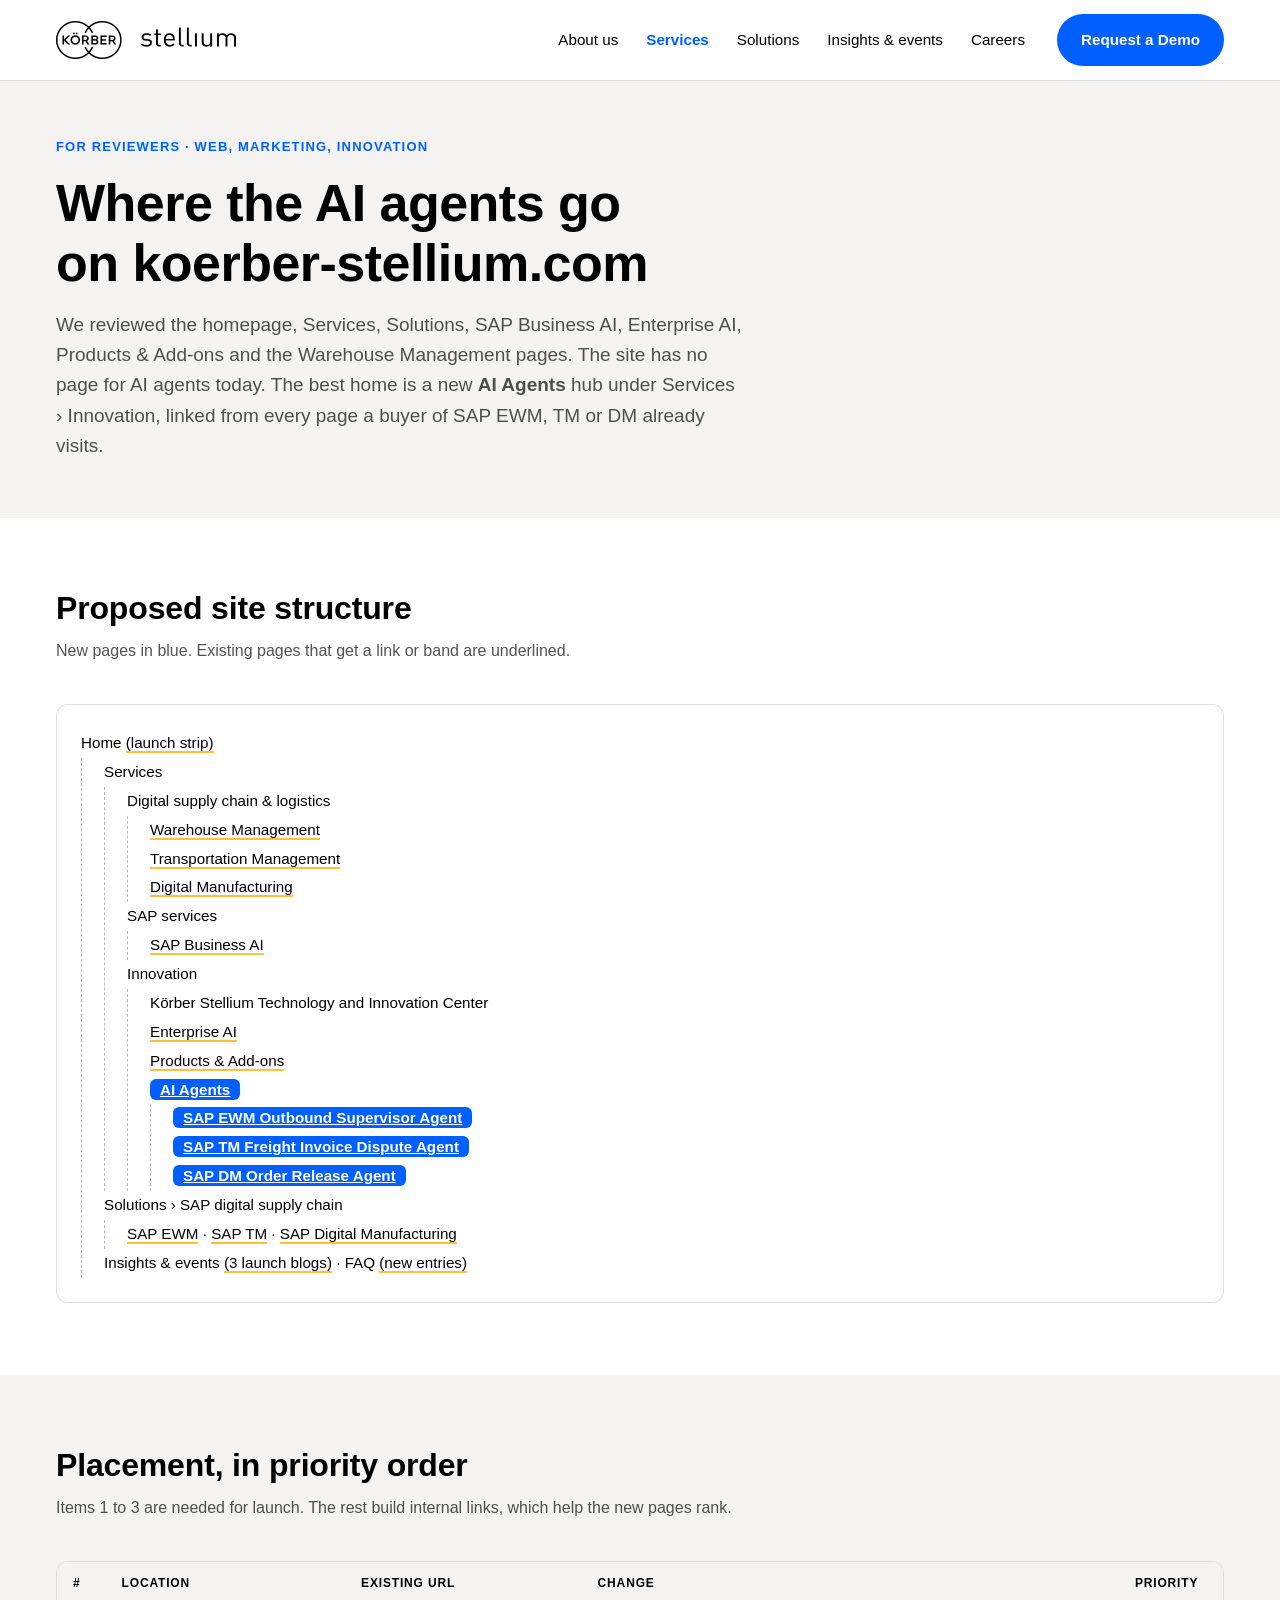
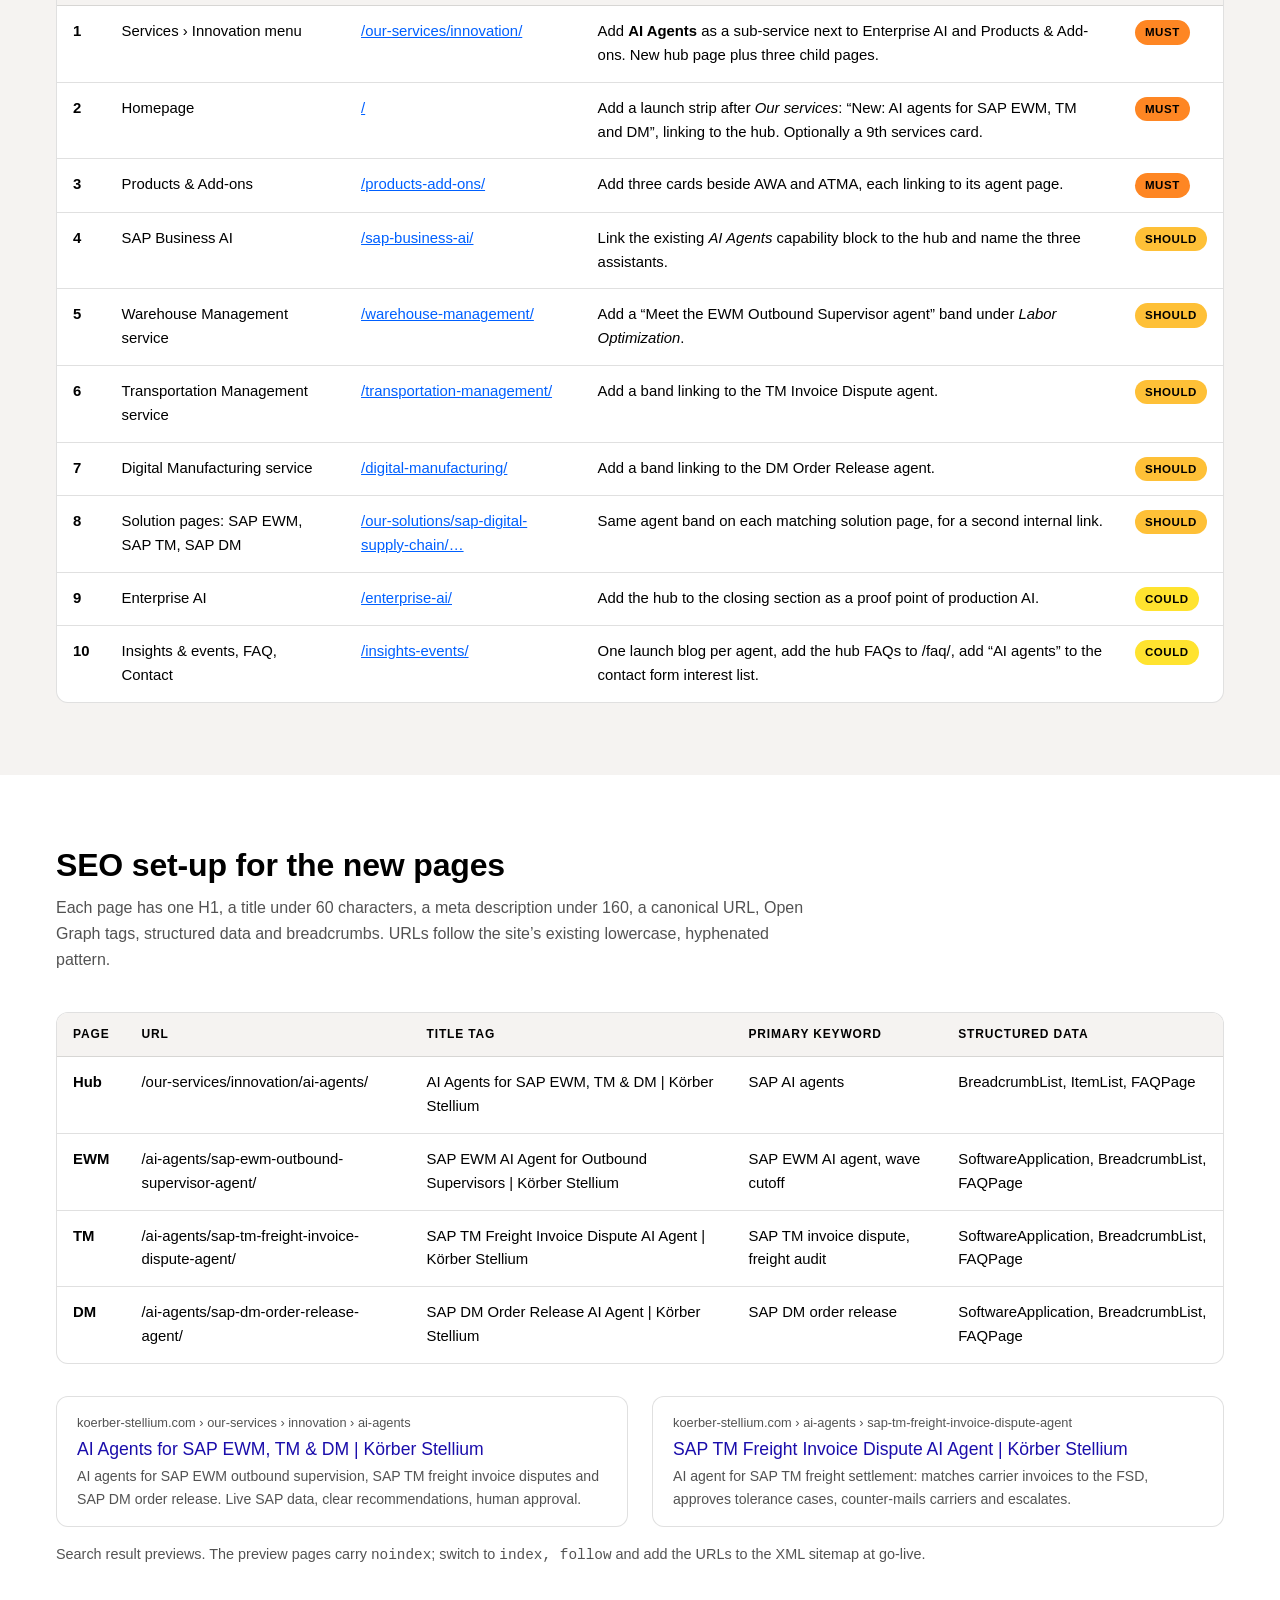
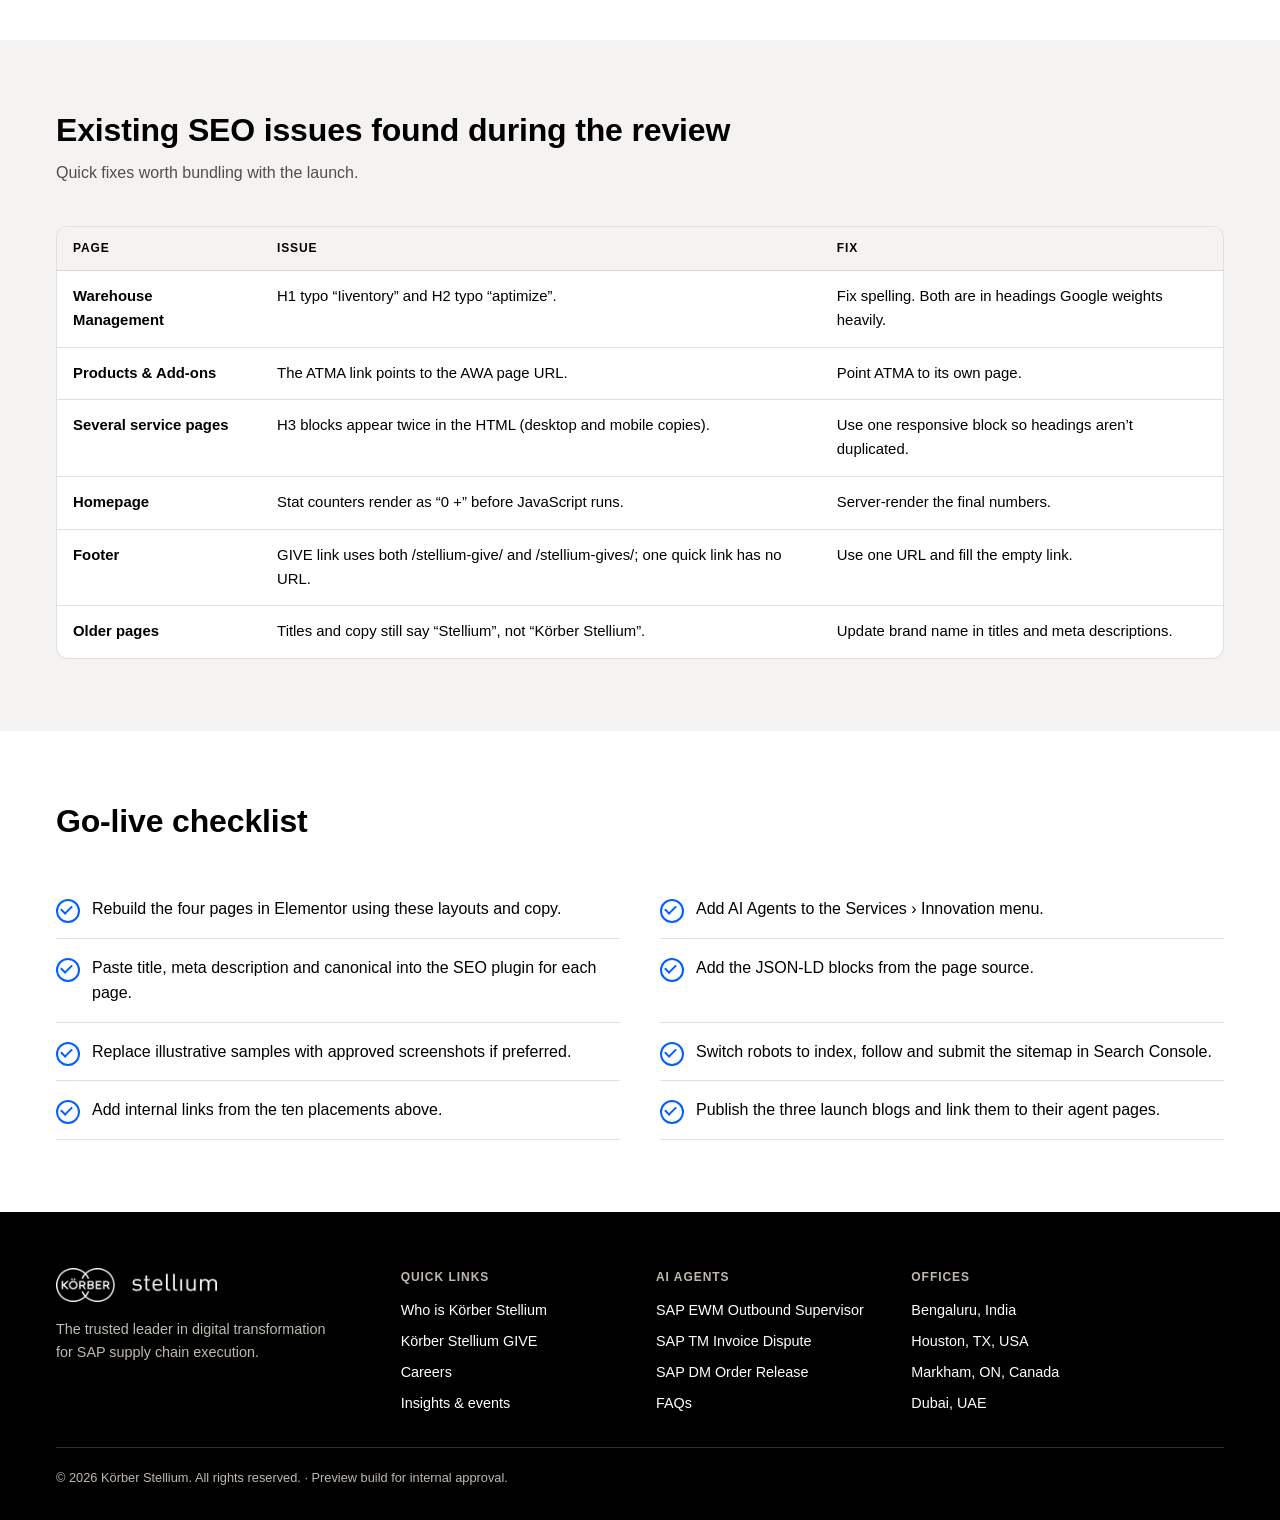
<file: placement-plan.html>
<!doctype html>
<html lang="en">

<head>
    <meta charset="utf-8">
    <meta name="viewport" content="width=device-width, initial-scale=1, viewport-fit=cover">
    <title>AI Agents Placement Plan</title>
    <meta name="robots" content="noindex, nofollow">
    <link rel="preconnect" href="https://fonts.googleapis.com">
    <link rel="stylesheet" href="https://fonts.googleapis.com/css2?family=IBM+Plex+Mono:wght@400;600&display=swap">
    <link rel="stylesheet" href="styles.css">
    <meta name="claude:viewport-fit-sides" content="cover">
</head>

<body>
    <header class="site">
        <div class="wrap">
            <a class="logo" href="index.html" aria-label="Körber Stellium home"><img src="logo-black.png"
                    alt="Körber Stellium" width="180" height="38"></a>
            <nav class="mainnav" aria-label="Main"><a href="https://koerber-stellium.com/who-is-korber-stellium/">About
                    us</a><a class="on" href="https://koerber-stellium.com/our-services/">Services</a><a
                    href="https://koerber-stellium.com/our-solutions/">Solutions</a><a
                    href="https://koerber-stellium.com/insights-events/">Insights &amp; events</a><a
                    href="https://koerber-stellium.com/careers-at-stellium/">Careers</a></nav>
            <a class="btn btn-blue" href="https://koerber-stellium.com/contact-us/">Request a Demo</a>
        </div>
    </header>
    <main>
        <section class="cream" style="padding-block:56px">
            <div class="wrap stack" style="gap:16px">
                <p class="eyebrow" style="color:var(--blue)">For reviewers · Web, Marketing, Innovation</p>
                <h1>Where the AI agents go on koerber-stellium.com</h1>
                <p class="lead measure" style="color:var(--muted)">We reviewed the homepage, Services, Solutions, SAP
                    Business AI, Enterprise AI, Products &amp; Add-ons and the Warehouse Management pages. The site has
                    no page for AI agents today. The best home is a new <b>AI Agents</b> hub under Services ›
                    Innovation, linked from every page a buyer of SAP EWM, TM or DM already visits.</p>
            </div>
        </section>

        <section>
            <div class="wrap">
                <div class="sec-head">
                    <h2>Proposed site structure</h2>
                    <p>New pages in blue. Existing pages that get a link or band are underlined.</p>
                </div>
                <div class="tree">
                    <ul>
                        <li>Home <span class="touch">(launch strip)</span>
                            <ul>
                                <li>Services<ul>
                                        <li>Digital supply chain &amp; logistics<ul>
                                                <li><span class="touch">Warehouse Management</span></li>
                                                <li><span class="touch">Transportation Management</span></li>
                                                <li><span class="touch">Digital Manufacturing</span></li>
                                            </ul>
                                        </li>
                                        <li>SAP services<ul>
                                                <li><span class="touch">SAP Business AI</span></li>
                                            </ul>
                                        </li>
                                        <li>Innovation<ul>
                                                <li>Körber Stellium Technology and Innovation Center</li>
                                                <li><span class="touch">Enterprise AI</span></li>
                                                <li><span class="touch">Products &amp; Add-ons</span></li>
                                                <li><a class="new" href="index.html">AI Agents</a>
                                                    <ul>
                                                        <li><a class="new" href="ewm-outbound-supervisor-agent.html">SAP
                                                                EWM Outbound Supervisor Agent</a></li>
                                                        <li><a class="new" href="tm-invoice-dispute-agent.html">SAP TM
                                                                Freight Invoice Dispute Agent</a></li>
                                                        <li><a class="new" href="dm-order-release-agent.html">SAP DM
                                                                Order Release Agent</a></li>
                                                    </ul>
                                                </li>
                                            </ul>
                                        </li>
                                    </ul>
                                </li>
                                <li>Solutions › SAP digital supply chain<ul>
                                        <li><span class="touch">SAP EWM</span> · <span class="touch">SAP TM</span> ·
                                            <span class="touch">SAP Digital Manufacturing</span></li>
                                    </ul>
                                </li>
                                <li>Insights &amp; events <span class="touch">(3 launch blogs)</span> · FAQ <span
                                        class="touch">(new entries)</span></li>
                            </ul>
                        </li>
                    </ul>
                </div>
            </div>
        </section>

        <section class="cream">
            <div class="wrap">
                <div class="sec-head">
                    <h2>Placement, in priority order</h2>
                    <p>Items 1 to 3 are needed for launch. The rest build internal links, which help the new pages rank.
                    </p>
                </div>
                <div class="tblwrap">
                    <table class="tbl">
                        <thead>
                            <tr>
                                <th>#</th>
                                <th>Location</th>
                                <th>Existing URL</th>
                                <th>Change</th>
                                <th>Priority</th>
                            </tr>
                        </thead>
                        <tbody>
                            <tr>
                                <td>1</td>
                                <td>Services › Innovation menu</td>
                                <td><a
                                        href="https://koerber-stellium.com/our-services/innovation/">/our-services/innovation/</a>
                                </td>
                                <td>Add <b>AI Agents</b> as a sub-service next to Enterprise AI and Products &amp;
                                    Add-ons. New hub page plus three child pages.</td>
                                <td><span class="chip c-esc">Must</span></td>
                            </tr>
                            <tr>
                                <td>2</td>
                                <td>Homepage</td>
                                <td><a href="https://koerber-stellium.com/">/</a></td>
                                <td>Add a launch strip after <i>Our services</i>: “New: AI agents for SAP EWM, TM and
                                    DM”, linking to the hub. Optionally a 9th services card.</td>
                                <td><span class="chip c-esc">Must</span></td>
                            </tr>
                            <tr>
                                <td>3</td>
                                <td>Products &amp; Add-ons</td>
                                <td><a
                                        href="https://koerber-stellium.com/our-services/innovation/products-add-ons/">/products-add-ons/</a>
                                </td>
                                <td>Add three cards beside AWA and ATMA, each linking to its agent page.</td>
                                <td><span class="chip c-esc">Must</span></td>
                            </tr>
                            <tr>
                                <td>4</td>
                                <td>SAP Business AI</td>
                                <td><a
                                        href="https://koerber-stellium.com/our-services/sap-services/sap-business-ai/">/sap-business-ai/</a>
                                </td>
                                <td>Link the existing <i>AI Agents</i> capability block to the hub and name the three
                                    assistants.</td>
                                <td><span class="chip c-rec">Should</span></td>
                            </tr>
                            <tr>
                                <td>5</td>
                                <td>Warehouse Management service</td>
                                <td><a
                                        href="https://koerber-stellium.com/our-services/digital-supply-chain-and-logistics/warehouse-management/">/warehouse-management/</a>
                                </td>
                                <td>Add a “Meet the EWM Outbound Supervisor agent” band under <i>Labor Optimization</i>.
                                </td>
                                <td><span class="chip c-rec">Should</span></td>
                            </tr>
                            <tr>
                                <td>6</td>
                                <td>Transportation Management service</td>
                                <td><a
                                        href="https://koerber-stellium.com/our-services/digital-supply-chain-and-logistics/transportation-management/">/transportation-management/</a>
                                </td>
                                <td>Add a band linking to the TM Invoice Dispute agent.</td>
                                <td><span class="chip c-rec">Should</span></td>
                            </tr>
                            <tr>
                                <td>7</td>
                                <td>Digital Manufacturing service</td>
                                <td><a
                                        href="https://koerber-stellium.com/our-services/digital-supply-chain-and-logistics/digital-manufacturing/">/digital-manufacturing/</a>
                                </td>
                                <td>Add a band linking to the DM Order Release agent.</td>
                                <td><span class="chip c-rec">Should</span></td>
                            </tr>
                            <tr>
                                <td>8</td>
                                <td>Solution pages: SAP EWM, SAP TM, SAP DM</td>
                                <td><a
                                        href="https://koerber-stellium.com/our-solutions/sap-digital-supply-chain/">/our-solutions/sap-digital-supply-chain/…</a>
                                </td>
                                <td>Same agent band on each matching solution page, for a second internal link.</td>
                                <td><span class="chip c-rec">Should</span></td>
                            </tr>
                            <tr>
                                <td>9</td>
                                <td>Enterprise AI</td>
                                <td><a
                                        href="https://koerber-stellium.com/our-services/innovation/enterprise-ai/">/enterprise-ai/</a>
                                </td>
                                <td>Add the hub to the closing section as a proof point of production AI.</td>
                                <td><span class="chip c-advise">Could</span></td>
                            </tr>
                            <tr>
                                <td>10</td>
                                <td>Insights &amp; events, FAQ, Contact</td>
                                <td><a href="https://koerber-stellium.com/insights-events/">/insights-events/</a></td>
                                <td>One launch blog per agent, add the hub FAQs to /faq/, add “AI agents” to the contact
                                    form interest list.</td>
                                <td><span class="chip c-advise">Could</span></td>
                            </tr>
                        </tbody>
                    </table>
                </div>
            </div>
        </section>

        <section>
            <div class="wrap">
                <div class="sec-head">
                    <h2>SEO set-up for the new pages</h2>
                    <p>Each page has one H1, a title under 60 characters, a meta description under 160, a canonical URL,
                        Open Graph tags, structured data and breadcrumbs. URLs follow the site’s existing lowercase,
                        hyphenated pattern.</p>
                </div>
                <div class="tblwrap">
                    <table class="tbl">
                        <thead>
                            <tr>
                                <th>Page</th>
                                <th>URL</th>
                                <th>Title tag</th>
                                <th>Primary keyword</th>
                                <th>Structured data</th>
                            </tr>
                        </thead>
                        <tbody>
                            <tr>
                                <td>Hub</td>
                                <td>/our-services/innovation/ai-agents/</td>
                                <td>AI Agents for SAP EWM, TM &amp; DM | Körber Stellium</td>
                                <td>SAP AI agents</td>
                                <td>BreadcrumbList, ItemList, FAQPage</td>
                            </tr>
                            <tr>
                                <td>EWM</td>
                                <td>/ai-agents/sap-ewm-outbound-supervisor-agent/</td>
                                <td>SAP EWM AI Agent for Outbound Supervisors | Körber Stellium</td>
                                <td>SAP EWM AI agent, wave cutoff</td>
                                <td>SoftwareApplication, BreadcrumbList, FAQPage</td>
                            </tr>
                            <tr>
                                <td>TM</td>
                                <td>/ai-agents/sap-tm-freight-invoice-dispute-agent/</td>
                                <td>SAP TM Freight Invoice Dispute AI Agent | Körber Stellium</td>
                                <td>SAP TM invoice dispute, freight audit</td>
                                <td>SoftwareApplication, BreadcrumbList, FAQPage</td>
                            </tr>
                            <tr>
                                <td>DM</td>
                                <td>/ai-agents/sap-dm-order-release-agent/</td>
                                <td>SAP DM Order Release AI Agent | Körber Stellium</td>
                                <td>SAP DM order release</td>
                                <td>SoftwareApplication, BreadcrumbList, FAQPage</td>
                            </tr>
                        </tbody>
                    </table>
                </div>
                <div class="grid2" style="margin-top:32px">
                    <div class="serp"><span class="u">koerber-stellium.com › our-services › innovation ›
                            ai-agents</span><span class="t">AI Agents for SAP EWM, TM &amp; DM | Körber
                            Stellium</span><span class="d">AI agents for SAP EWM outbound supervision, SAP TM freight
                            invoice disputes and SAP DM order release. Live SAP data, clear recommendations, human
                            approval.</span></div>
                    <div class="serp"><span class="u">koerber-stellium.com › ai-agents ›
                            sap-tm-freight-invoice-dispute-agent</span><span class="t">SAP TM Freight Invoice Dispute AI
                            Agent | Körber Stellium</span><span class="d">AI agent for SAP TM freight settlement:
                            matches carrier invoices to the FSD, approves tolerance cases, counter-mails carriers and
                            escalates.</span></div>
                </div>
                <p style="color:var(--muted);margin-top:16px;font-size:.9rem">Search result previews. The preview pages
                    carry <code>noindex</code>; switch to <code>index, follow</code> and add the URLs to the XML sitemap
                    at go-live.</p>
            </div>
        </section>

        <section class="cream">
            <div class="wrap">
                <div class="sec-head">
                    <h2>Existing SEO issues found during the review</h2>
                    <p>Quick fixes worth bundling with the launch.</p>
                </div>
                <div class="tblwrap">
                    <table class="tbl">
                        <thead>
                            <tr>
                                <th>Page</th>
                                <th>Issue</th>
                                <th>Fix</th>
                            </tr>
                        </thead>
                        <tbody>
                            <tr>
                                <td>Warehouse Management</td>
                                <td>H1 typo “Iiventory” and H2 typo “aptimize”.</td>
                                <td>Fix spelling. Both are in headings Google weights heavily.</td>
                            </tr>
                            <tr>
                                <td>Products &amp; Add-ons</td>
                                <td>The ATMA link points to the AWA page URL.</td>
                                <td>Point ATMA to its own page.</td>
                            </tr>
                            <tr>
                                <td>Several service pages</td>
                                <td>H3 blocks appear twice in the HTML (desktop and mobile copies).</td>
                                <td>Use one responsive block so headings aren’t duplicated.</td>
                            </tr>
                            <tr>
                                <td>Homepage</td>
                                <td>Stat counters render as “0 +” before JavaScript runs.</td>
                                <td>Server-render the final numbers.</td>
                            </tr>
                            <tr>
                                <td>Footer</td>
                                <td>GIVE link uses both /stellium-give/ and /stellium-gives/; one quick link has no URL.
                                </td>
                                <td>Use one URL and fill the empty link.</td>
                            </tr>
                            <tr>
                                <td>Older pages</td>
                                <td>Titles and copy still say “Stellium”, not “Körber Stellium”.</td>
                                <td>Update brand name in titles and meta descriptions.</td>
                            </tr>
                        </tbody>
                    </table>
                </div>
            </div>
        </section>

        <section>
            <div class="wrap">
                <div class="sec-head">
                    <h2>Go-live checklist</h2>
                </div>
                <ul class="guards">
                    <li>Rebuild the four pages in Elementor using these layouts and copy.</li>
                    <li>Add AI Agents to the Services › Innovation menu.</li>
                    <li>Paste title, meta description and canonical into the SEO plugin for each page.</li>
                    <li>Add the JSON-LD blocks from the page source.</li>
                    <li>Replace illustrative samples with approved screenshots if preferred.</li>
                    <li>Switch robots to index, follow and submit the sitemap in Search Console.</li>
                    <li>Add internal links from the ten placements above.</li>
                    <li>Publish the three launch blogs and link them to their agent pages.</li>
                </ul>
            </div>
        </section>
    </main>
    <footer>
        <div class="wrap">
            <div class="stack"><a class="logo" href="index.html"><img src="logo-white.png" alt="Körber Stellium"
                        width="160" height="34"></a>
                <p style="color:var(--pebble);max-width:34ch">The trusted leader in digital transformation for SAP
                    supply chain execution.</p>
            </div>
            <div>
                <h4>Quick links</h4>
                <ul>
                    <li><a href="https://koerber-stellium.com/who-is-korber-stellium/">Who is Körber Stellium</a></li>
                    <li><a href="https://koerber-stellium.com/stellium-give/">Körber Stellium GIVE</a></li>
                    <li><a href="https://koerber-stellium.com/careers-at-stellium/">Careers</a></li>
                    <li><a href="https://koerber-stellium.com/insights-events/">Insights &amp; events</a></li>
                </ul>
            </div>
            <div>
                <h4>AI agents</h4>
                <ul>
                    <li><a href="ewm-outbound-supervisor-agent.html">SAP EWM Outbound Supervisor</a></li>
                    <li><a href="tm-invoice-dispute-agent.html">SAP TM Invoice Dispute</a></li>
                    <li><a href="dm-order-release-agent.html">SAP DM Order Release</a></li>
                    <li><a href="https://koerber-stellium.com/faq/">FAQs</a></li>
                </ul>
            </div>
            <div>
                <h4>Offices</h4>
                <ul>
                    <li>Bengaluru, India</li>
                    <li>Houston, TX, USA</li>
                    <li>Markham, ON, Canada</li>
                    <li>Dubai, UAE</li>
                </ul>
            </div>
            <p class="legal">© 2026 Körber Stellium. All rights reserved. · Preview build for internal approval.</p>
        </div>
    </footer>
</body>

</html>
</file>
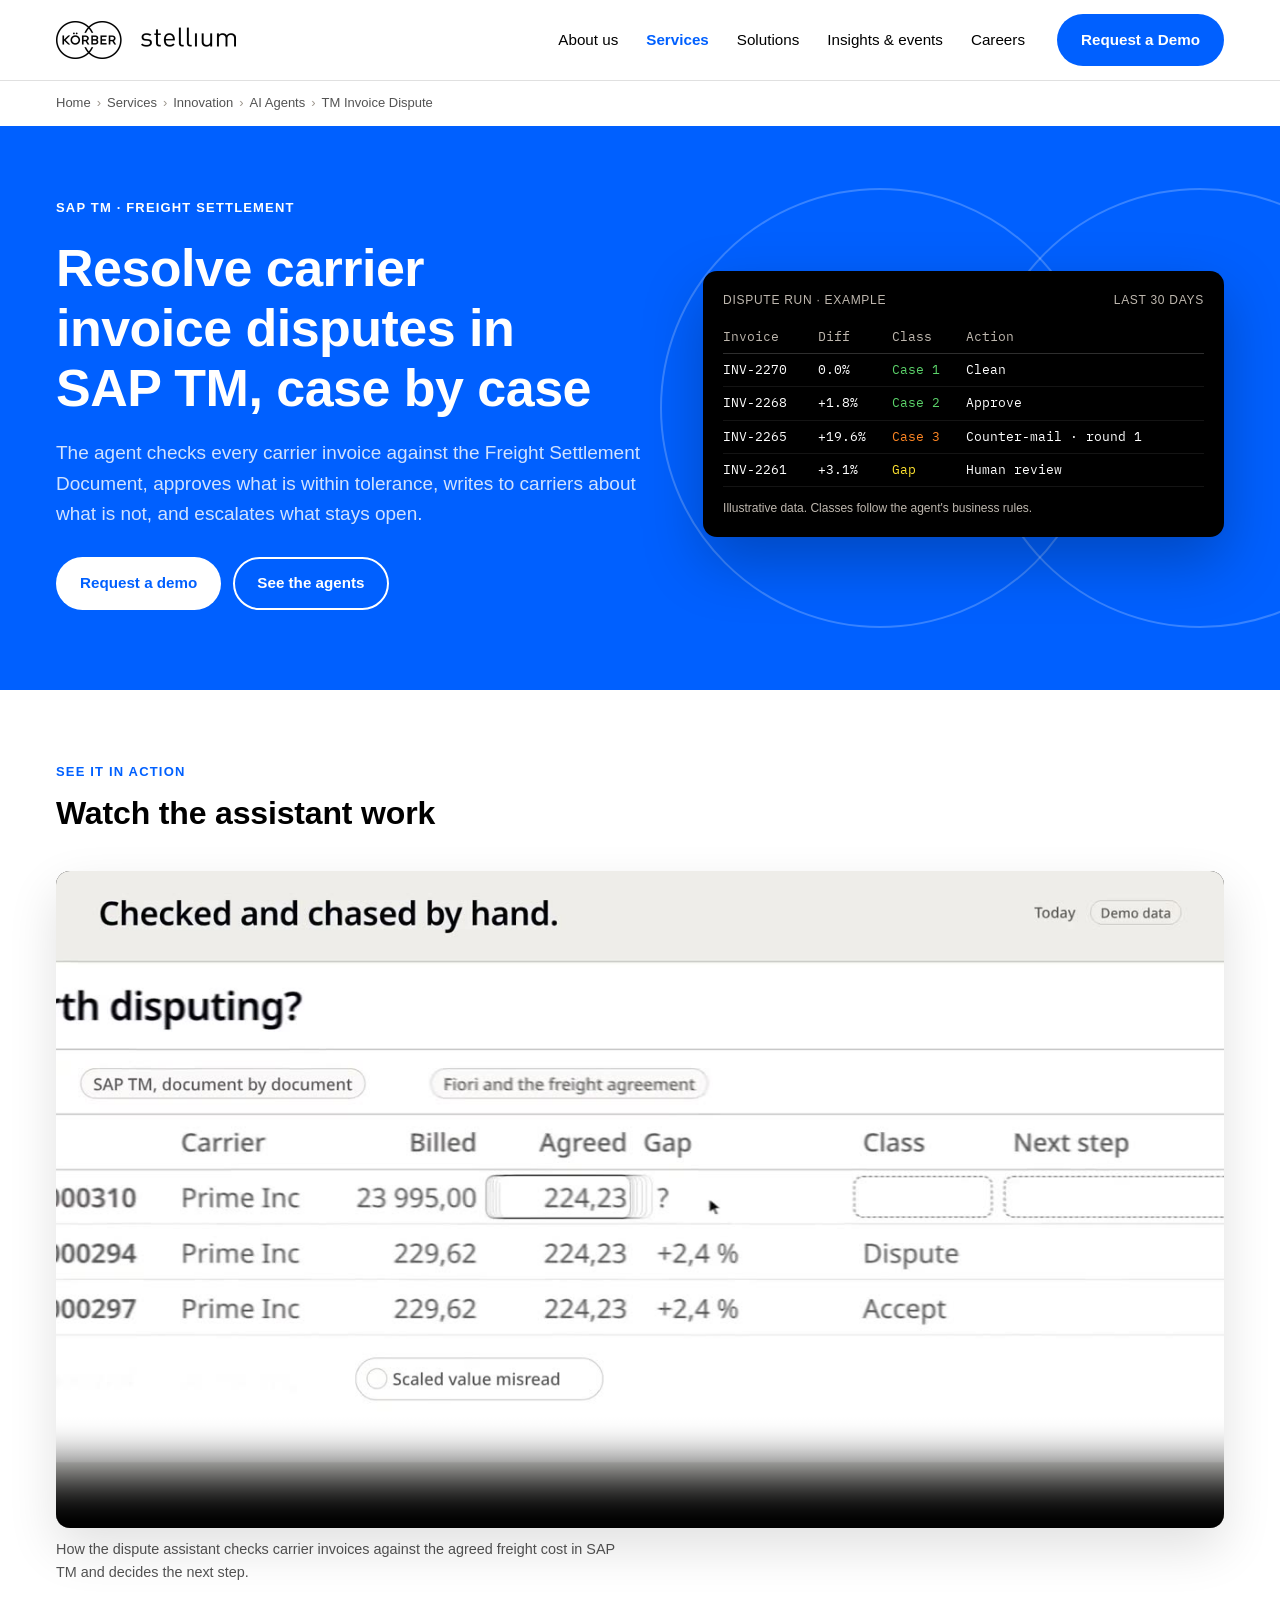
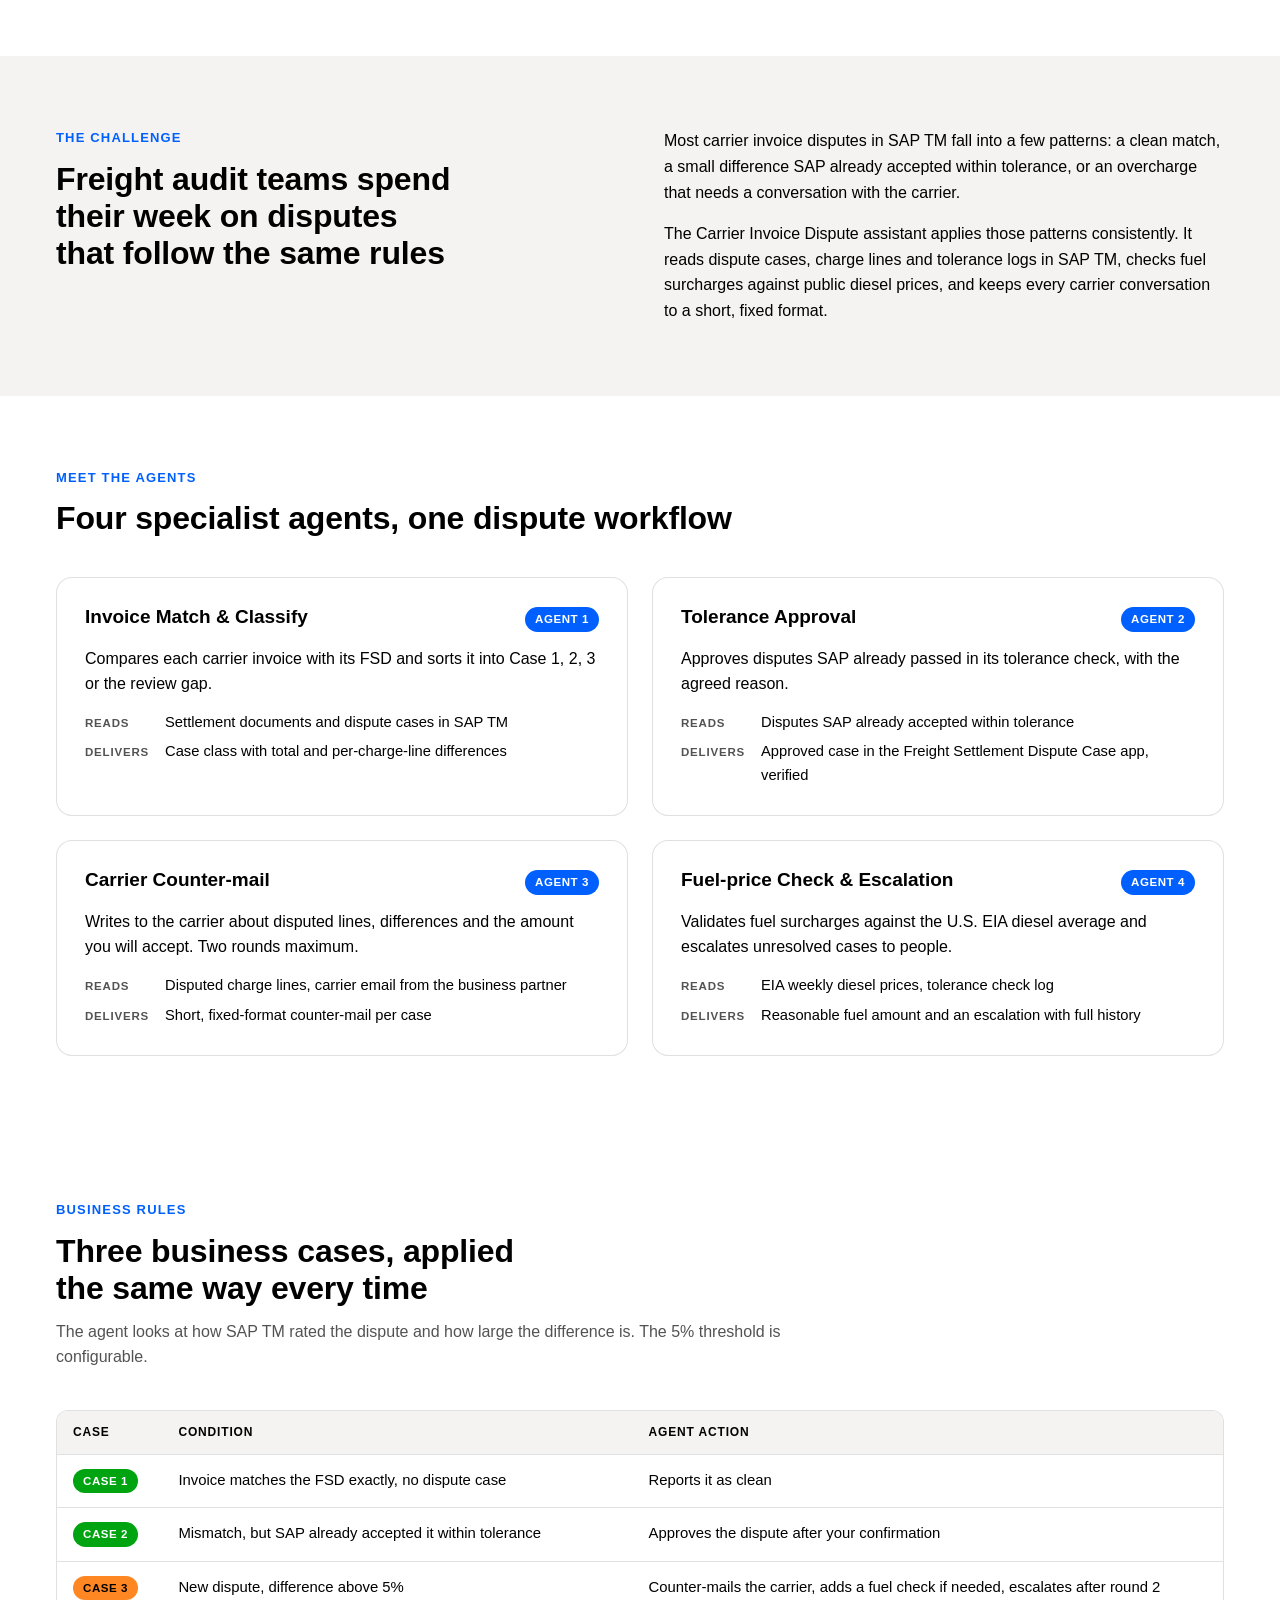
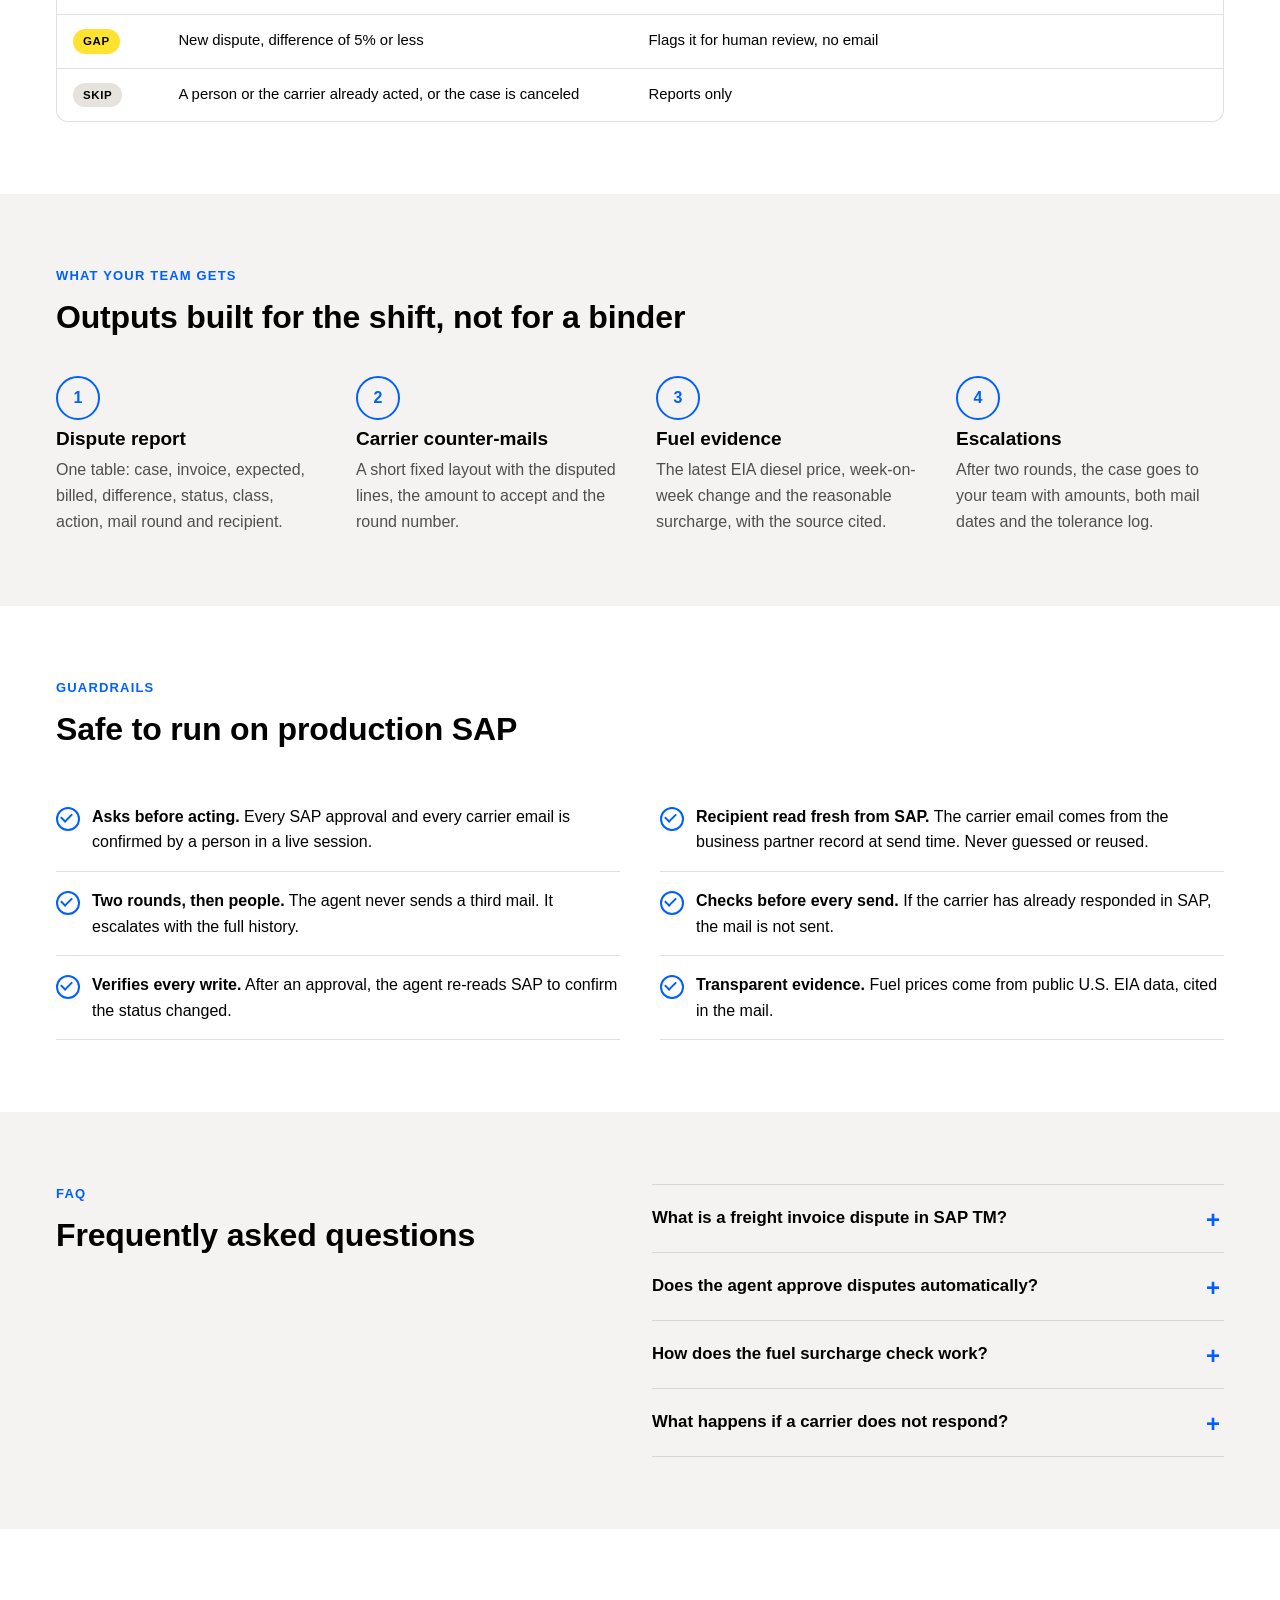
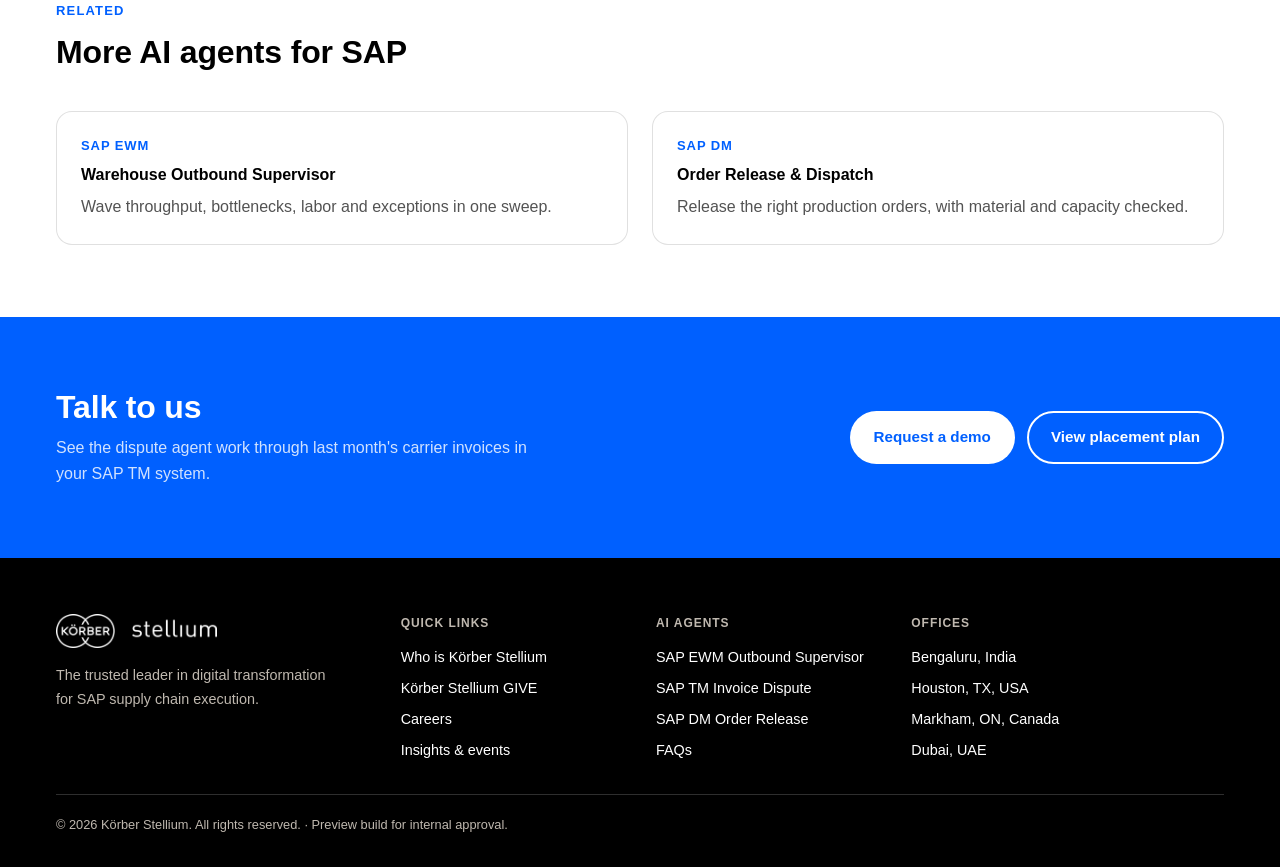
<file: tm-invoice-dispute-agent.html>
<!doctype html>
<html lang="en">

<head>
    <meta charset="utf-8">
    <meta name="viewport" content="width=device-width, initial-scale=1, viewport-fit=cover">
    <title>SAP TM Freight Invoice Dispute AI Agent | Körber Stellium</title>
    <meta name="claude:viewport-fit-sides" content="cover">
    <meta name="description"
        content="AI agent for SAP TM freight settlement: matches carrier invoices to the FSD, approves tolerance cases, counter-mails carriers and escalates.">
    <meta name="keywords"
        content="SAP TM invoice dispute, freight invoice audit, carrier invoice dispute automation, freight settlement document, fuel surcharge check, SAP TM AI agent">
    <meta name="robots" content="noindex, nofollow">
    <!-- preview only: switch to "index, follow" on koerber-stellium.com -->
    <link rel="canonical"
        href="https://koerber-stellium.com/our-services/innovation/ai-agents/sap-tm-freight-invoice-dispute-agent/">
    <meta property="og:type" content="website">
    <meta property="og:site_name" content="Körber Stellium">
    <meta property="og:title" content="SAP TM Freight Invoice Dispute AI Agent | Körber Stellium">
    <meta property="og:description"
        content="AI agent for SAP TM freight settlement: matches carrier invoices to the FSD, approves tolerance cases, counter-mails carriers and escalates.">
    <meta property="og:url"
        content="https://koerber-stellium.com/our-services/innovation/ai-agents/sap-tm-freight-invoice-dispute-agent/">
    <meta property="og:image" content="https://koerber-stellium.com/wp-content/uploads/ai-agents/tm-dispute-agent.jpg">
    <meta property="og:image:width" content="1280">
    <meta property="og:image:height" content="720">
    <meta property="og:image:alt" content="SAP TM Freight Invoice Dispute AI Agent | Körber Stellium">
    <meta name="twitter:card" content="summary_large_image">
    <meta name="twitter:image" content="https://koerber-stellium.com/wp-content/uploads/ai-agents/tm-dispute-agent.jpg">
    <meta name="twitter:title" content="SAP TM Freight Invoice Dispute AI Agent | Körber Stellium">
    <meta name="twitter:description"
        content="AI agent for SAP TM freight settlement: matches carrier invoices to the FSD, approves tolerance cases, counter-mails carriers and escalates.">
    <link rel="preconnect" href="https://fonts.googleapis.com">
    <link rel="stylesheet" href="https://fonts.googleapis.com/css2?family=IBM+Plex+Mono:wght@400;600&display=swap">
    <link rel="stylesheet" href="styles.css">
    <script
        type="application/ld+json">{"@context": "https://schema.org", "@type": "BreadcrumbList", "itemListElement": [{"@type": "ListItem", "position": 1, "name": "Home", "item": "https://koerber-stellium.com/"}, {"@type": "ListItem", "position": 2, "name": "Services", "item": "https://koerber-stellium.com/our-services/"}, {"@type": "ListItem", "position": 3, "name": "Innovation", "item": "https://koerber-stellium.com/our-services/innovation/"}, {"@type": "ListItem", "position": 4, "name": "AI Agents", "item": "https://koerber-stellium.com/our-services/innovation/ai-agents/"}, {"@type": "ListItem", "position": 5, "name": "TM Invoice Dispute", "item": "https://koerber-stellium.com/our-services/innovation/ai-agents/sap-tm-freight-invoice-dispute-agent/"}]}</script>
    <script
        type="application/ld+json">{"@context": "https://schema.org", "@type": "FAQPage", "mainEntity": [{"@type": "Question", "name": "What is a freight invoice dispute in SAP TM?", "acceptedAnswer": {"@type": "Answer", "text": "When a carrier invoice differs from the Freight Settlement Document, SAP TM opens a dispute case showing the overall difference and the difference per charge. The agent reads both to decide the next step."}}, {"@type": "Question", "name": "Does the agent approve disputes automatically?", "acceptedAnswer": {"@type": "Answer", "text": "It prepares approvals for disputes SAP already passed in its tolerance check and asks you to confirm before it approves them in the Fiori app. Scheduled runs stop before any write unless you have given standing approval."}}, {"@type": "Question", "name": "How does the fuel surcharge check work?", "acceptedAnswer": {"@type": "Answer", "text": "It takes the latest weekly U.S. on-highway diesel average from the EIA and scales the FSD fuel amount by the change in diesel price. A flat or falling diesel price never justifies an increase."}}, {"@type": "Question", "name": "What happens if a carrier does not respond?", "acceptedAnswer": {"@type": "Answer", "text": "The agent sends at most two rounds, at least two business days apart, then escalates the case to your freight settlement team."}}]}</script>
    <script
        type="application/ld+json">{"@context": "https://schema.org", "@type": "VideoObject", "name": "SAP TM Carrier Invoice Dispute AI Agent in action", "description": "How the dispute assistant checks carrier invoices against the agreed freight cost in SAP TM and decides the next step.", "thumbnailUrl": "https://koerber-stellium.com/wp-content/uploads/ai-agents/tm-dispute-agent.jpg", "contentUrl": "https://koerber-stellium.com/wp-content/uploads/ai-agents/tm-dispute-agent.mp4", "uploadDate": "2026-10-21", "duration": "PT35S", "publisher": {"@type": "Organization", "name": "Körber Stellium"}}</script>
    <script
        type="application/ld+json">{"@context": "https://schema.org", "@type": "SoftwareApplication", "name": "Körber Stellium SAP TM Freight Invoice Dispute AI Agent", "applicationCategory": "BusinessApplication", "operatingSystem": "SAP S/4HANA, SAP BTP", "description": "AI agent that classifies SAP TM carrier invoice disputes, approves tolerance cases, counter-mails carriers and escalates.", "url": "https://koerber-stellium.com/our-services/innovation/ai-agents/sap-tm-freight-invoice-dispute-agent/", "provider": {"@type": "Organization", "name": "Körber Stellium", "url": "https://koerber-stellium.com/"}}</script>
</head>

<body>
    
    <header class="site">
        <div class="wrap">
            <a class="logo" href="index.html" aria-label="Körber Stellium home"><img src="logo-black.png"
                    alt="Körber Stellium" width="180" height="38"></a>
            <nav class="mainnav" aria-label="Main"><a href="https://koerber-stellium.com/who-is-korber-stellium/">About
                    us</a><a class="on" href="https://koerber-stellium.com/our-services/">Services</a><a
                    href="./our-solutions.html">Solutions</a><a
                    href="https://koerber-stellium.com/insights-events/">Insights &amp; events</a><a
                    href="https://koerber-stellium.com/careers-at-stellium/">Careers</a></nav>
            <a class="btn btn-blue" href="https://koerber-stellium.com/contact-us/">Request a Demo</a>
        </div>
    </header>
    <nav class="crumbs wrap" aria-label="Breadcrumb">
        <ol>
            <li><a href="https://koerber-stellium.com/">Home</a></li>
            <li><a href="https://koerber-stellium.com/our-services/">Services</a></li>
            <li><a href="https://koerber-stellium.com/our-services/innovation/">Innovation</a></li>
            <li><a href="index.html">AI Agents</a></li>
            <li><span aria-current=page>TM Invoice Dispute</span></li>
        </ol>
    </nav>
    <main>
        <section class="hero">
            <div class="rings" aria-hidden="true"><i></i><i></i></div>
            <div class="wrap">
                <div class="copy">
                    <p class="eyebrow">SAP TM · Freight settlement</p>
                    <h1>Resolve carrier invoice disputes in SAP TM, case by case</h1>
                    <p class="lead">The agent checks every carrier invoice against the Freight Settlement Document,
                        approves what is within tolerance, writes to carriers about what is not, and escalates what
                        stays open.</p>
                    <div class="ctas"><a class="btn btn-white" href="https://koerber-stellium.com/contact-us/">Request a
                            demo</a><a class="btn btn-ghost" href="#agents">See the agents</a></div>
                </div>
                <div class="console" role="img" aria-label="Example dispute classification by the TM agent">
                    <div class="bar"><span>Dispute run · example</span><span>last 30 days</span></div>
                    <div class="scroll">
                        <table>
                            <thead>
                                <tr>
                                    <th>Invoice</th>
                                    <th>Diff</th>
                                    <th>Class</th>
                                    <th>Action</th>
                                </tr>
                            </thead>
                            <tbody>
                                <tr>
                                    <td>INV-2270</td>
                                    <td>0.0%</td>
                                    <td class="k-ok">Case 1</td>
                                    <td>Clean</td>
                                </tr>
                                <tr>
                                    <td>INV-2268</td>
                                    <td>+1.8%</td>
                                    <td class="k-ok">Case 2</td>
                                    <td>Approve</td>
                                </tr>
                                <tr>
                                    <td>INV-2265</td>
                                    <td>+19.6%</td>
                                    <td class="k-esc">Case 3</td>
                                    <td>Counter-mail · round 1</td>
                                </tr>
                                <tr>
                                    <td>INV-2261</td>
                                    <td>+3.1%</td>
                                    <td class="k-hold">Gap</td>
                                    <td>Human review</td>
                                </tr>
                            </tbody>
                        </table>
                    </div>
                    <p class="note">Illustrative data. Classes follow the agent's business rules.</p>
                </div>
            </div>
        </section>
        <section class="vidsec">
            <div class="wrap">
                <div class="sec-head">
                    <p class="eyebrow" style="color:var(--blue)">See it in action</p>
                    <h2>Watch the assistant work</h2>
                </div>
                <figure class="vid"><video controls playsinline preload="metadata" poster="media/tm-dispute-agent.jpg"
                        aria-label="SAP TM Carrier Invoice Dispute AI Agent in action">
                        <source src="media/tm-dispute-agent.mp4" type="video/mp4">
                    </video>
                    <figcaption>How the dispute assistant checks carrier invoices against the agreed freight cost in SAP
                        TM and decides the next step.</figcaption>
                </figure>
            </div>
        </section>
        <section class="cream">
            <div class="wrap grid2" style="align-items:start;gap:48px">
                <div class="sec-head" style="margin:0">
                    <p class="eyebrow" style="color:var(--blue)">The challenge</p>
                    <h2>Freight audit teams spend their week on disputes that follow the same rules</h2>
                </div>
                <div class="stack measure">
                    <p>Most carrier invoice disputes in SAP TM fall into a few patterns: a clean match, a small
                        difference SAP already accepted within tolerance, or an overcharge that needs a conversation
                        with the carrier.</p>
                    <p>The Carrier Invoice Dispute assistant applies those patterns consistently. It reads dispute
                        cases, charge lines and tolerance logs in SAP TM, checks fuel surcharges against public diesel
                        prices, and keeps every carrier conversation to a short, fixed format.</p>
                </div>
            </div>
        </section>
        <section id="agents">
            <div class="wrap">
                <div class="sec-head">
                    <p class="eyebrow" style="color:var(--blue)">Meet the agents</p>
                    <h2>Four specialist agents, one dispute workflow</h2>
                </div>
                <div class="grid2">
                    <article class="agent">
                        <div class="top">
                            <h3>Invoice Match &amp; Classify</h3><span class="chip c-blue">Agent 1</span>
                        </div>
                        <p>Compares each carrier invoice with its FSD and sorts it into Case 1, 2, 3 or the review gap.
                        </p>
                        <dl>
                            <dt>Reads</dt>
                            <dd>Settlement documents and dispute cases in SAP TM</dd>
                            <dt>Delivers</dt>
                            <dd>Case class with total and per-charge-line differences</dd>
                        </dl>
                    </article>
                    <article class="agent">
                        <div class="top">
                            <h3>Tolerance Approval</h3><span class="chip c-blue">Agent 2</span>
                        </div>
                        <p>Approves disputes SAP already passed in its tolerance check, with the agreed reason.</p>
                        <dl>
                            <dt>Reads</dt>
                            <dd>Disputes SAP already accepted within tolerance</dd>
                            <dt>Delivers</dt>
                            <dd>Approved case in the Freight Settlement Dispute Case app, verified</dd>
                        </dl>
                    </article>
                    <article class="agent">
                        <div class="top">
                            <h3>Carrier Counter-mail</h3><span class="chip c-blue">Agent 3</span>
                        </div>
                        <p>Writes to the carrier about disputed lines, differences and the amount you will accept. Two
                            rounds maximum.</p>
                        <dl>
                            <dt>Reads</dt>
                            <dd>Disputed charge lines, carrier email from the business partner</dd>
                            <dt>Delivers</dt>
                            <dd>Short, fixed-format counter-mail per case</dd>
                        </dl>
                    </article>
                    <article class="agent">
                        <div class="top">
                            <h3>Fuel-price Check &amp; Escalation</h3><span class="chip c-blue">Agent 4</span>
                        </div>
                        <p>Validates fuel surcharges against the U.S. EIA diesel average and escalates unresolved cases
                            to people.</p>
                        <dl>
                            <dt>Reads</dt>
                            <dd>EIA weekly diesel prices, tolerance check log</dd>
                            <dt>Delivers</dt>
                            <dd>Reasonable fuel amount and an escalation with full history</dd>
                        </dl>
                    </article>
                </div>
            </div>
        </section>
        <section>
            <div class="wrap">
                <div class="sec-head">
                    <p class="eyebrow" style="color:var(--blue)">Business rules</p>
                    <h2>Three business cases, applied the same way every time</h2>
                    <p>The agent looks at how SAP TM rated the dispute and how large the difference is. The 5% threshold
                        is configurable.</p>
                </div>
                <div class="tblwrap">
                    <table class="tbl">
                        <thead>
                            <tr>
                                <th>Case</th>
                                <th>Condition</th>
                                <th>Agent action</th>
                            </tr>
                        </thead>
                        <tbody>
                            <tr>
                                <td><span class="chip c-ok">Case 1</span></td>
                                <td>Invoice matches the FSD exactly, no dispute case</td>
                                <td>Reports it as clean</td>
                            </tr>
                            <tr>
                                <td><span class="chip c-ok">Case 2</span></td>
                                <td>Mismatch, but SAP already accepted it within tolerance</td>
                                <td>Approves the dispute after your confirmation</td>
                            </tr>
                            <tr>
                                <td><span class="chip c-esc">Case 3</span></td>
                                <td>New dispute, difference above 5%</td>
                                <td>Counter-mails the carrier, adds a fuel check if needed, escalates after round 2</td>
                            </tr>
                            <tr>
                                <td><span class="chip c-advise">Gap</span></td>
                                <td>New dispute, difference of 5% or less</td>
                                <td>Flags it for human review, no email</td>
                            </tr>
                            <tr>
                                <td><span class="chip c-watch">Skip</span></td>
                                <td>A person or the carrier already acted, or the case is canceled</td>
                                <td>Reports only</td>
                            </tr>
                        </tbody>
                    </table>
                </div>
            </div>
        </section>
        <section class="cream">
            <div class="wrap">
                <div class="sec-head">
                    <p class="eyebrow" style="color:var(--blue)">What your team gets</p>
                    <h2>Outputs built for the shift, not for a binder</h2>
                </div>
                <div class="grid4">
                    <div class="feat">
                        <div class="ico" aria-hidden="true">1</div>
                        <h3>Dispute report</h3>
                        <p>One table: case, invoice, expected, billed, difference, status, class, action, mail round and
                            recipient.</p>
                    </div>
                    <div class="feat">
                        <div class="ico" aria-hidden="true">2</div>
                        <h3>Carrier counter-mails</h3>
                        <p>A short fixed layout with the disputed lines, the amount to accept and the round number.</p>
                    </div>
                    <div class="feat">
                        <div class="ico" aria-hidden="true">3</div>
                        <h3>Fuel evidence</h3>
                        <p>The latest EIA diesel price, week-on-week change and the reasonable surcharge, with the
                            source cited.</p>
                    </div>
                    <div class="feat">
                        <div class="ico" aria-hidden="true">4</div>
                        <h3>Escalations</h3>
                        <p>After two rounds, the case goes to your team with amounts, both mail dates and the tolerance
                            log.</p>
                    </div>
                </div>
            </div>
        </section>
        <section>
            <div class="wrap">
                <div class="sec-head">
                    <p class="eyebrow" style="color:var(--blue)">Guardrails</p>
                    <h2>Safe to run on production SAP</h2>
                </div>
                <ul class="guards">
                    <li><b>Asks before acting.</b> Every SAP approval and every carrier email is confirmed by a person
                        in a live session.</li>
                    <li><b>Recipient read fresh from SAP.</b> The carrier email comes from the business partner record
                        at send time. Never guessed or reused.</li>
                    <li><b>Two rounds, then people.</b> The agent never sends a third mail. It escalates with the full
                        history.</li>
                    <li><b>Checks before every send.</b> If the carrier has already responded in SAP, the mail is not
                        sent.</li>
                    <li><b>Verifies every write.</b> After an approval, the agent re-reads SAP to confirm the status
                        changed.</li>
                    <li><b>Transparent evidence.</b> Fuel prices come from public U.S. EIA data, cited in the mail.</li>
                </ul>
            </div>
        </section>
        <section class="cream">
            <div class="wrap grid2" style="align-items:start">
                <div class="sec-head" style="margin:0">
                    <p class="eyebrow" style="color:var(--blue)">FAQ</p>
                    <h2>Frequently asked questions</h2>
                </div>
                <div class="faq">
                    <details>
                        <summary>What is a freight invoice dispute in SAP TM?</summary>
                        <p>When a carrier invoice differs from the Freight Settlement Document, SAP TM opens a dispute
                            case showing the overall difference and the difference per charge. The agent reads both to
                            decide the next step.</p>
                    </details>
                    <details>
                        <summary>Does the agent approve disputes automatically?</summary>
                        <p>It prepares approvals for disputes SAP already passed in its tolerance check and asks you to
                            confirm before it approves them in the Fiori app. Scheduled runs stop before any write
                            unless you have given standing approval.</p>
                    </details>
                    <details>
                        <summary>How does the fuel surcharge check work?</summary>
                        <p>It takes the latest weekly U.S. on-highway diesel average from the EIA and scales the FSD
                            fuel amount by the change in diesel price. A flat or falling diesel price never justifies an
                            increase.</p>
                    </details>
                    <details>
                        <summary>What happens if a carrier does not respond?</summary>
                        <p>The agent sends at most two rounds, at least two business days apart, then escalates the case
                            to your freight settlement team.</p>
                    </details>
                </div>
            </div>
        </section>
        <section>
            <div class="wrap">
                <div class="sec-head">
                    <p class="eyebrow" style="color:var(--blue)">Related</p>
                    <h2>More AI agents for SAP</h2>
                </div>
                <div class="related"><a href="ewm-outbound-supervisor-agent.html"><span>SAP EWM</span><b>Warehouse
                            Outbound Supervisor</b>
                        <p style="color:var(--muted)">Wave throughput, bottlenecks, labor and exceptions in one sweep.
                        </p>
                    </a><a href="dm-order-release-agent.html"><span>SAP DM</span><b>Order Release &amp; Dispatch</b>
                        <p style="color:var(--muted)">Release the right production orders, with material and capacity
                            checked.</p>
                    </a></div>
            </div>
        </section>
    </main>
    <section class="talk">
        <div class="wrap">
            <div>
                <h2>Talk to us</h2>
                <p>See the dispute agent work through last month's carrier invoices in your SAP TM system.</p>
            </div>
            <div style="display:flex;gap:12px;flex-wrap:wrap"><a class="btn btn-white"
                    href="https://koerber-stellium.com/contact-us/">Request a demo</a><a class="btn btn-ghost"
                    href="placement-plan.html">View placement plan</a></div>
        </div>
    </section>
    <footer>
        <div class="wrap">
            <div class="stack"><a class="logo" href="index.html"><img src="logo-white.png" alt="Körber Stellium"
                        width="160" height="34"></a>
                <p style="color:var(--pebble);max-width:34ch">The trusted leader in digital transformation for SAP
                    supply chain execution.</p>
            </div>
            <div>
                <h4>Quick links</h4>
                <ul>
                    <li><a href="https://koerber-stellium.com/who-is-korber-stellium/">Who is Körber Stellium</a></li>
                    <li><a href="https://koerber-stellium.com/stellium-give/">Körber Stellium GIVE</a></li>
                    <li><a href="https://koerber-stellium.com/careers-at-stellium/">Careers</a></li>
                    <li><a href="https://koerber-stellium.com/insights-events/">Insights &amp; events</a></li>
                </ul>
            </div>
            <div>
                <h4>AI agents</h4>
                <ul>
                    <li><a href="ewm-outbound-supervisor-agent.html">SAP EWM Outbound Supervisor</a></li>
                    <li><a href="tm-invoice-dispute-agent.html">SAP TM Invoice Dispute</a></li>
                    <li><a href="dm-order-release-agent.html">SAP DM Order Release</a></li>
                    <li><a href="https://koerber-stellium.com/faq/">FAQs</a></li>
                </ul>
            </div>
            <div>
                <h4>Offices</h4>
                <ul>
                    <li>Bengaluru, India</li>
                    <li>Houston, TX, USA</li>
                    <li>Markham, ON, Canada</li>
                    <li>Dubai, UAE</li>
                </ul>
            </div>
            <p class="legal">© 2026 Körber Stellium. All rights reserved. · Preview build for internal approval.</p>
        </div>
    </footer>
</body>

</html>
</file>
<file: styles.css>
/* Layout: Körber Stellium site chrome (white header, blue hero band, cream sections, black footer); content in a 1200px column with 12-col feel */
:root {
  --blue: #0060FF;
  --ink: #000000;
  --paper: #FFFFFF;
  --cream: #F5F3F1;
  --sand: #E6E2DC;
  --pebble: #BFB8AF;
  --stone: #9D968D;
  --lemon: #FFE32F;
  --amber: #FEC037;
  --orange: #FE8623;
  --green: #00A310;
  --muted: rgba(0, 0, 0, .68);
  --line: rgba(0, 0, 0, .12);
  --on-blue-muted: rgba(255, 255, 255, .82);
  --sans: Arial, "Helvetica Neue", Helvetica, sans-serif;
  --mono: "IBM Plex Mono", ui-monospace, SFMono-Regular, Menlo, Consolas, monospace;
  --s1: .8125rem;
  --s2: 1rem;
  --s3: 1.1875rem;
  --s4: 1.5rem;
  --s5: 2rem;
  --s6: clamp(2rem, 4.4vw, 3.25rem);
  color-scheme: light;
}

* {
  box-sizing: border-box
}

body {
  background: var(--paper);
  color: var(--ink);
  font-family: var(--sans);
  font-size: var(--s2);
  line-height: 1.6;
  margin: 0
}

a {
  color: var(--blue)
}

a:focus-visible,
button:focus-visible {
  outline: 3px solid var(--blue);
  outline-offset: 3px
}

h1,
h2,
h3 {
  text-wrap: balance;
  line-height: 1.15;
  margin: 0;
  font-weight: 700
}

h1 {
  font-size: var(--s6);
  letter-spacing: -.01em
}

h2 {
  font-size: var(--s5);
  letter-spacing: -.005em
}

h3 {
  font-size: var(--s3)
}

p {
  margin: 0
}

.wrap {
  max-width: 1200px;
  margin: 0 auto;
  padding-left: max(16px, env(safe-area-inset-left, 0px));
  padding-right: max(16px, env(safe-area-inset-right, 0px))
}

.eyebrow {
  font-size: var(--s1);
  text-transform: uppercase;
  letter-spacing: .09em;
  font-weight: 700
}

.lead {
  font-size: var(--s3);
  max-width: 60ch
}

.measure {
  max-width: 65ch
}

section {
  padding-block: 72px
}

.cream {
  background: var(--cream)
}

.stack {
  display: flex;
  flex-direction: column;
  gap: 16px
}

.sec-head {
  display: flex;
  flex-direction: column;
  gap: 12px;
  margin-bottom: 40px;
  max-width: 760px
}

.sec-head p {
  color: var(--muted)
}

/* review bar */
.review {
  background: var(--ink);
  color: var(--paper);
  font-size: var(--s1)
}

.review .wrap {
  display: flex;
  flex-wrap: wrap;
  gap: 8px 20px;
  align-items: center;
  padding-block: 10px
}

.review b {
  color: var(--lemon);
  letter-spacing: .06em;
  text-transform: uppercase
}

.review nav {
  display: flex;
  flex-wrap: wrap;
  gap: 4px 16px
}

.review a {
  color: var(--paper);
  text-decoration: none;
  opacity: .8
}

.review a[aria-current] {
  opacity: 1;
  text-decoration: underline;
  text-underline-offset: 4px
}

.review a:hover {
  opacity: 1
}

/* header */
header.site {
  background: var(--paper);
  border-bottom: 1px solid var(--line);
  position: sticky;
  top: env(safe-area-inset-top, 0px);
  z-index: 20
}

body::before {
  content: "";
  position: fixed;
  inset: 0 0 auto;
  height: env(safe-area-inset-top, 0px);
  z-index: 30;
  background: var(--ink)
}

header.site .wrap {
  display: flex;
  align-items: center;
  gap: 32px;
  padding-block: 14px
}

.logo img {
  height: 38px;
  width: auto;
  display: block
}

.mainnav {
  display: flex;
  gap: 28px;
  font-size: .95rem;
  margin-left: auto
}

.mainnav a {
  color: var(--ink);
  text-decoration: none
}

.mainnav a.on {
  color: var(--blue);
  font-weight: 700
}

.mainnav a:hover {
  color: var(--blue)
}

.btn {
  display: inline-flex;
  align-items: center;
  gap: 8px;
  padding: 12px 22px;
  border-radius: 999px;
  font-weight: 700;
  text-decoration: none;
  font-size: .95rem;
  border: 2px solid transparent;
  white-space: nowrap;
  transition: background .15s, color .15s
}

.btn-blue {
  background: var(--blue);
  color: var(--paper)
}

.btn-blue:hover {
  background: var(--ink)
}

.btn-white {
  background: var(--paper);
  color: var(--blue)
}

.btn-white:hover {
  background: var(--ink);
  color: var(--paper)
}

.btn-ghost {
  border-color: var(--paper);
  color: var(--paper)
}

.btn-ghost:hover {
  background: var(--paper);
  color: var(--blue)
}

@media (max-width:900px) {
  .mainnav {
    display: none
  }

  header.site .btn {
    margin-left: auto
  }
}

@media (max-width:480px) {
  .logo img {
    height: 30px
  }

  header.site .btn {
    padding: 10px 16px;
    font-size: .85rem
  }

  .review span {
    display: none
  }
}

/* breadcrumb */
.crumbs {
  font-size: var(--s1);
  padding-block: 12px;
  color: var(--muted)
}

.crumbs ol {
  list-style: none;
  display: flex;
  flex-wrap: wrap;
  gap: 6px;
  margin: 0;
  padding: 0
}

.crumbs li+li::before {
  content: "›";
  margin-right: 6px;
  color: var(--stone)
}

.crumbs a {
  color: var(--muted);
  text-decoration: none
}

.crumbs a:hover {
  color: var(--blue)
}

/* hero */
.hero {
  background: var(--blue);
  color: var(--paper);
  position: relative;
  overflow: hidden;
  padding-block: 72px 80px
}

.hero .wrap {
  position: relative;
  z-index: 1;
  display: grid;
  grid-template-columns: minmax(0, 1.15fr) minmax(0, 1fr);
  gap: 48px;
  align-items: center
}

.hero .copy {
  display: flex;
  flex-direction: column;
  gap: 20px;
  min-width: 0
}

.hero .lead {
  color: var(--on-blue-muted)
}

.hero .ctas {
  display: flex;
  flex-wrap: wrap;
  gap: 12px;
  margin-top: 8px
}

.rings {
  position: absolute;
  right: -140px;
  top: 50%;
  width: 760px;
  height: 440px;
  transform: translateY(-50%);
  pointer-events: none
}

.rings i {
  position: absolute;
  top: 0;
  width: 440px;
  height: 440px;
  border: 2px solid rgba(255, 255, 255, .22);
  border-radius: 50%
}

.rings i:first-child {
  left: 0
}

.rings i:last-child {
  left: 320px
}

@media (max-width:900px) {
  .hero .wrap {
    grid-template-columns: 1fr
  }

  .rings {
    right: -380px
  }
}

/* console sample */
.console {
  background: var(--ink);
  color: var(--paper);
  border-radius: 14px;
  padding: 20px;
  font-family: var(--mono);
  font-size: .8125rem;
  line-height: 1.55;
  min-width: 0;
  box-shadow: 0 24px 60px rgba(0, 0, 0, .25)
}

.console .bar {
  display: flex;
  justify-content: space-between;
  gap: 12px;
  font-family: var(--sans);
  font-size: .75rem;
  letter-spacing: .06em;
  text-transform: uppercase;
  color: var(--pebble);
  margin-bottom: 14px
}

.console .scroll {
  overflow-x: auto
}

.console pre {
  margin: 0;
  white-space: pre;
  font-family: inherit
}

.console table {
  border-collapse: collapse;
  width: 100%;
  font-variant-numeric: tabular-nums;
  white-space: nowrap
}

.console th {
  color: var(--pebble);
  font-weight: 400;
  text-align: left;
  padding: 4px 10px 6px 0;
  border-bottom: 1px solid rgba(255, 255, 255, .18)
}

.console td {
  padding: 6px 10px 6px 0;
  border-bottom: 1px solid rgba(255, 255, 255, .08)
}

.console .note {
  font-family: var(--sans);
  font-size: .75rem;
  color: var(--pebble);
  margin-top: 12px
}

.k-esc {
  color: var(--orange)
}

.k-rec {
  color: var(--amber)
}

.k-ok {
  color: #5BD36A
}

.k-hold {
  color: var(--lemon)
}

/* chips */
.chip {
  display: inline-block;
  font-family: var(--sans);
  font-size: .72rem;
  font-weight: 700;
  letter-spacing: .05em;
  text-transform: uppercase;
  padding: 3px 10px;
  border-radius: 999px;
  white-space: nowrap
}

.c-watch {
  background: var(--sand);
  color: var(--ink)
}

.c-advise {
  background: var(--lemon);
  color: var(--ink)
}

.c-rec {
  background: var(--amber);
  color: var(--ink)
}

.c-esc {
  background: var(--orange);
  color: var(--ink)
}

.c-ok {
  background: var(--green);
  color: var(--paper)
}

.c-blue {
  background: var(--blue);
  color: var(--paper)
}

/* fact strip */
.facts {
  border-bottom: 1px solid var(--line)
}

.facts .wrap {
  display: grid;
  grid-template-columns: repeat(3, minmax(0, 1fr));
  gap: 24px;
  padding-block: 28px
}

.facts div {
  display: flex;
  flex-direction: column;
  gap: 4px
}

.facts b {
  font-size: var(--s4);
  color: var(--blue)
}

.facts span {
  color: var(--muted);
  font-size: .9rem
}

@media (max-width:600px) {
  .facts .wrap {
    grid-template-columns: 1fr;
    gap: 16px
  }
}

/* assistant cards */
.assistants {
  display: grid;
  grid-template-columns: repeat(3, minmax(0, 1fr));
  gap: 24px
}

.acard {
  display: flex;
  flex-direction: column;
  gap: 16px;
  background: var(--paper);
  border: 1px solid var(--line);
  border-radius: 16px;
  padding: 28px;
  min-width: 0
}

.acard .sys {
  display: flex;
  justify-content: space-between;
  align-items: center;
  gap: 12px
}

.acard .sys strong {
  font-size: 1.75rem;
  color: var(--blue);
  letter-spacing: -.01em
}

.acard .role {
  color: var(--muted)
}

.acard ul {
  list-style: none;
  margin: 0;
  padding: 0;
  border-top: 1px solid var(--line)
}

.acard li {
  padding: 10px 0;
  border-bottom: 1px solid var(--line);
  font-size: .95rem
}

.acard .more {
  margin-top: auto;
  font-weight: 700;
  text-decoration: none
}

.acard .more:hover {
  text-decoration: underline
}

@media (max-width:960px) {
  .assistants {
    grid-template-columns: 1fr
  }
}

/* steps */
.steps {
  list-style: none;
  margin: 0;
  padding: 0;
  display: grid;
  grid-template-columns: repeat(6, minmax(0, 1fr));
  gap: 0;
  counter-reset: s;
  border-top: 2px solid var(--ink)
}

.steps li {
  counter-increment: s;
  padding: 18px 18px 0 0;
  display: flex;
  flex-direction: column;
  gap: 6px;
  min-width: 0
}

.steps li::before {
  content: counter(s, decimal-leading-zero);
  font-weight: 700;
  color: var(--blue);
  font-size: var(--s1);
  letter-spacing: .08em
}

.steps b {
  font-size: 1rem
}

.steps span {
  color: var(--muted);
  font-size: .9rem
}

.steps li.human b {
  color: var(--blue)
}

@media (max-width:960px) {
  .steps {
    grid-template-columns: repeat(2, minmax(0, 1fr));
    row-gap: 24px
  }
}

/* feature grid */
.grid2 {
  display: grid;
  grid-template-columns: repeat(2, minmax(0, 1fr));
  gap: 24px
}

.grid4 {
  display: grid;
  grid-template-columns: repeat(4, minmax(0, 1fr));
  gap: 32px
}

@media (max-width:900px) {
  .grid4 {
    grid-template-columns: repeat(2, minmax(0, 1fr))
  }
}

@media (max-width:700px) {

  .grid2,
  .grid4 {
    grid-template-columns: 1fr
  }
}

.feat {
  display: flex;
  flex-direction: column;
  gap: 8px;
  min-width: 0
}

.feat p {
  color: var(--muted)
}

.feat .ico {
  width: 44px;
  height: 44px;
  border-radius: 50%;
  border: 2px solid var(--blue);
  display: grid;
  place-items: center;
  color: var(--blue);
  font-weight: 700
}

/* agent cards (detail pages) */
.agent {
  background: var(--paper);
  border-radius: 16px;
  padding: 28px;
  display: flex;
  flex-direction: column;
  gap: 14px;
  min-width: 0;
  border: 1px solid var(--line)
}

.agent .top {
  display: flex;
  align-items: baseline;
  justify-content: space-between;
  gap: 12px;
  flex-wrap: wrap
}

.agent dl {
  margin: 0;
  display: grid;
  grid-template-columns: auto 1fr;
  gap: 6px 16px;
  font-size: .92rem
}

.agent dt {
  color: var(--muted);
  text-transform: uppercase;
  font-size: .72rem;
  letter-spacing: .07em;
  padding-top: 3px;
  font-weight: 700
}

.agent dd {
  margin: 0;
  min-width: 0
}

.agent code,
.tbl code {
  font-family: var(--mono);
  font-size: .82rem;
  background: var(--cream);
  padding: 1px 6px;
  border-radius: 4px;
  overflow-wrap: anywhere
}

/* tables */
.tblwrap {
  overflow-x: auto;
  border: 1px solid var(--line);
  border-radius: 12px;
  background: var(--paper)
}

.tbl {
  border-collapse: collapse;
  width: 100%;
  font-size: .93rem;
  font-variant-numeric: tabular-nums
}

.tbl th {
  text-align: left;
  background: var(--cream);
  font-size: .75rem;
  text-transform: uppercase;
  letter-spacing: .07em;
  padding: 12px 16px;
  border-bottom: 1px solid var(--line)
}

.tbl td {
  padding: 14px 16px;
  border-bottom: 1px solid var(--line);
  vertical-align: top
}

.tbl tr:last-child td {
  border-bottom: 0
}

.tbl td:first-child {
  font-weight: 700
}

/* guardrail list */
.guards {
  list-style: none;
  padding: 0;
  margin: 0;
  display: grid;
  grid-template-columns: repeat(2, minmax(0, 1fr));
  gap: 0 40px
}

.guards li {
  padding: 16px 0 16px 36px;
  border-bottom: 1px solid var(--line);
  position: relative
}

.guards li::before {
  content: "";
  position: absolute;
  left: 0;
  top: 19px;
  width: 20px;
  height: 20px;
  border-radius: 50%;
  border: 2px solid var(--blue)
}

.guards li::after {
  content: "";
  position: absolute;
  left: 7px;
  top: 23px;
  width: 5px;
  height: 9px;
  border: solid var(--blue);
  border-width: 0 2px 2px 0;
  transform: rotate(45deg)
}

@media (max-width:700px) {
  .guards {
    grid-template-columns: 1fr
  }
}

/* faq */
.faq {
  border-top: 1px solid var(--line)
}

.faq details {
  border-bottom: 1px solid var(--line)
}

.faq summary {
  cursor: pointer;
  padding: 20px 40px 20px 0;
  font-weight: 700;
  font-size: 1.05rem;
  list-style: none;
  position: relative
}

.faq summary::-webkit-details-marker {
  display: none
}

.faq summary::after {
  content: "+";
  position: absolute;
  right: 4px;
  top: 16px;
  font-size: 1.5rem;
  color: var(--blue)
}

.faq details[open] summary::after {
  content: "–"
}

.faq details p {
  padding: 0 0 20px;
  color: var(--muted);
  max-width: 70ch
}

/* related + cta */
.related {
  display: grid;
  grid-template-columns: repeat(2, minmax(0, 1fr));
  gap: 24px
}

.related a {
  display: flex;
  flex-direction: column;
  gap: 6px;
  padding: 24px;
  border-radius: 16px;
  background: var(--paper);
  border: 1px solid var(--line);
  text-decoration: none;
  color: var(--ink)
}

.related a:hover {
  border-color: var(--blue)
}

.related a span {
  color: var(--blue);
  font-weight: 700;
  font-size: var(--s1);
  text-transform: uppercase;
  letter-spacing: .07em
}

@media (max-width:700px) {
  .related {
    grid-template-columns: 1fr
  }
}

.talk {
  background: var(--blue);
  color: var(--paper)
}

.talk .wrap {
  display: flex;
  flex-wrap: wrap;
  gap: 24px;
  align-items: center;
  justify-content: space-between
}

.talk p {
  color: var(--on-blue-muted);
  max-width: 56ch;
  margin-top: 10px
}

/* footer */
footer {
  background: var(--ink);
  color: var(--paper);
  font-size: .9rem
}

footer .wrap {
  display: grid;
  grid-template-columns: 1.4fr 1fr 1fr 1.4fr;
  gap: 32px;
  padding-block: 56px 32px
}

footer h4 {
  margin: 0 0 12px;
  font-size: .75rem;
  text-transform: uppercase;
  letter-spacing: .08em;
  color: var(--pebble)
}

footer ul {
  list-style: none;
  margin: 0;
  padding: 0;
  display: flex;
  flex-direction: column;
  gap: 8px
}

footer a {
  color: var(--paper);
  text-decoration: none
}

footer a:hover {
  text-decoration: underline
}

footer .logo img {
  height: 34px
}

footer .legal {
  grid-column: 1/-1;
  border-top: 1px solid rgba(255, 255, 255, .18);
  padding-top: 20px;
  color: var(--pebble);
  font-size: .8rem
}

@media (max-width:800px) {
  footer .wrap {
    grid-template-columns: 1fr 1fr
  }
}

/* placement page */
.tree {
  font-size: .95rem;
  line-height: 1.9;
  background: var(--paper);
  border: 1px solid var(--line);
  border-radius: 12px;
  padding: 24px;
  overflow-x: auto
}

.tree ul {
  list-style: none;
  margin: 0;
  padding-left: 22px;
  border-left: 1px dashed var(--pebble)
}

.tree>ul {
  border-left: 0;
  padding-left: 0
}

.tree li {
  white-space: nowrap
}

.tree .new {
  background: var(--blue);
  color: var(--paper);
  padding: 2px 10px;
  border-radius: 6px;
  font-weight: 700
}

.tree .touch {
  border-bottom: 2px solid var(--amber)
}

.legend {
  display: flex;
  flex-wrap: wrap;
  gap: 16px;
  font-size: var(--s1);
  color: var(--muted);
  margin-top: 12px
}

.serp {
  border: 1px solid var(--line);
  border-radius: 12px;
  padding: 16px 20px;
  background: var(--paper);
  display: flex;
  flex-direction: column;
  gap: 2px;
  min-width: 0
}

.serp .u {
  font-size: .8rem;
  color: var(--muted);
  overflow-wrap: anywhere
}

.serp .t {
  color: #1a0dab;
  font-size: 1.1rem;
  font-family: Arial, sans-serif
}

.serp .d {
  font-size: .88rem;
  color: var(--muted)
}

@media (prefers-reduced-motion:reduce) {
  * {
    transition: none !important
  }
}

/* video */
.vid {
  margin: 0;
  display: flex;
  flex-direction: column;
  gap: 10px;
  min-width: 0
}

.vid video {
  width: 100%;
  max-width: 100%;
  aspect-ratio: 16/9;
  background: var(--ink);
  border-radius: 14px;
  display: block
}

.vid figcaption {
  color: var(--muted);
  font-size: .9rem;
  max-width: 70ch
}

.vidsec .vid video {
  box-shadow: 0 20px 50px rgba(0, 0, 0, .12)
}

.vidgrid {
  display: grid;
  grid-template-columns: repeat(3, minmax(0, 1fr));
  gap: 24px
}

@media (max-width:960px) {
  .vidgrid {
    grid-template-columns: 1fr
  }
}

.vid .li {
  display: inline-block;
  margin-left: 6px;
  font-weight: 700;
  white-space: nowrap
}
</file>
